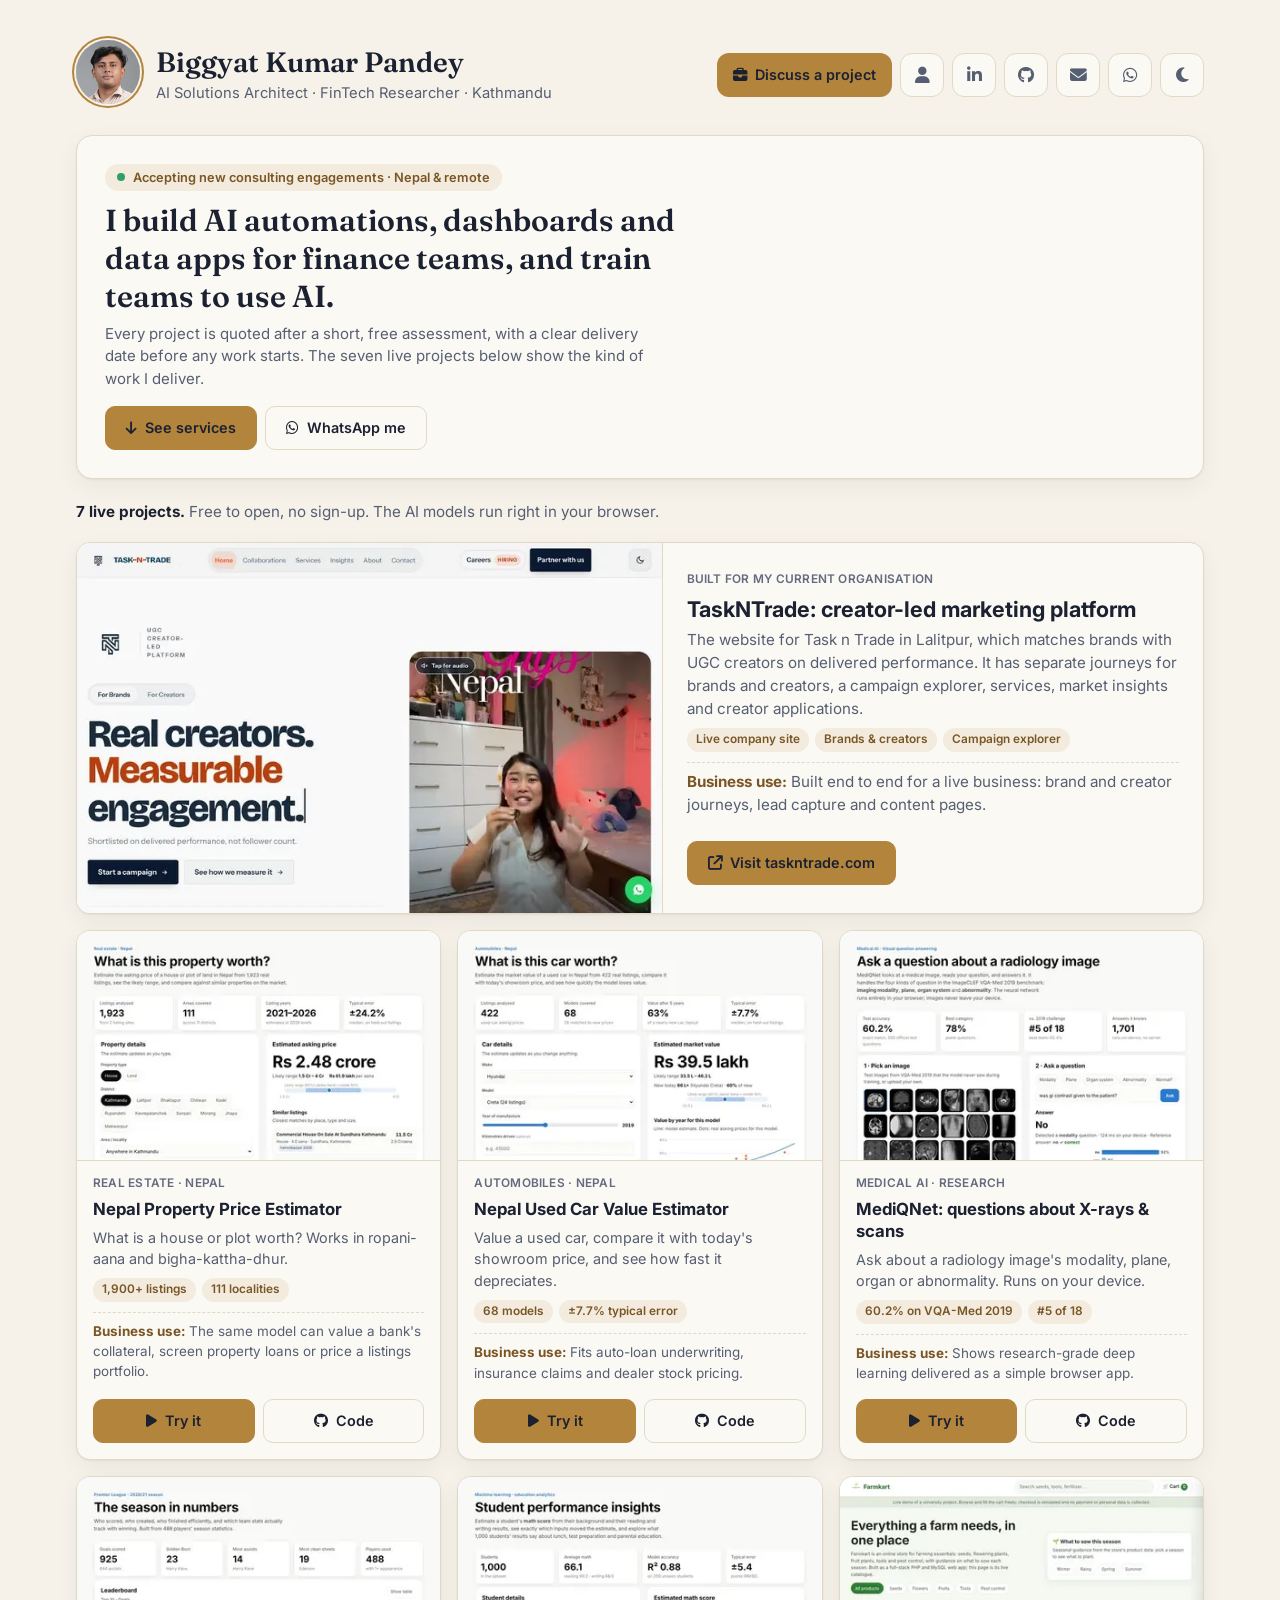
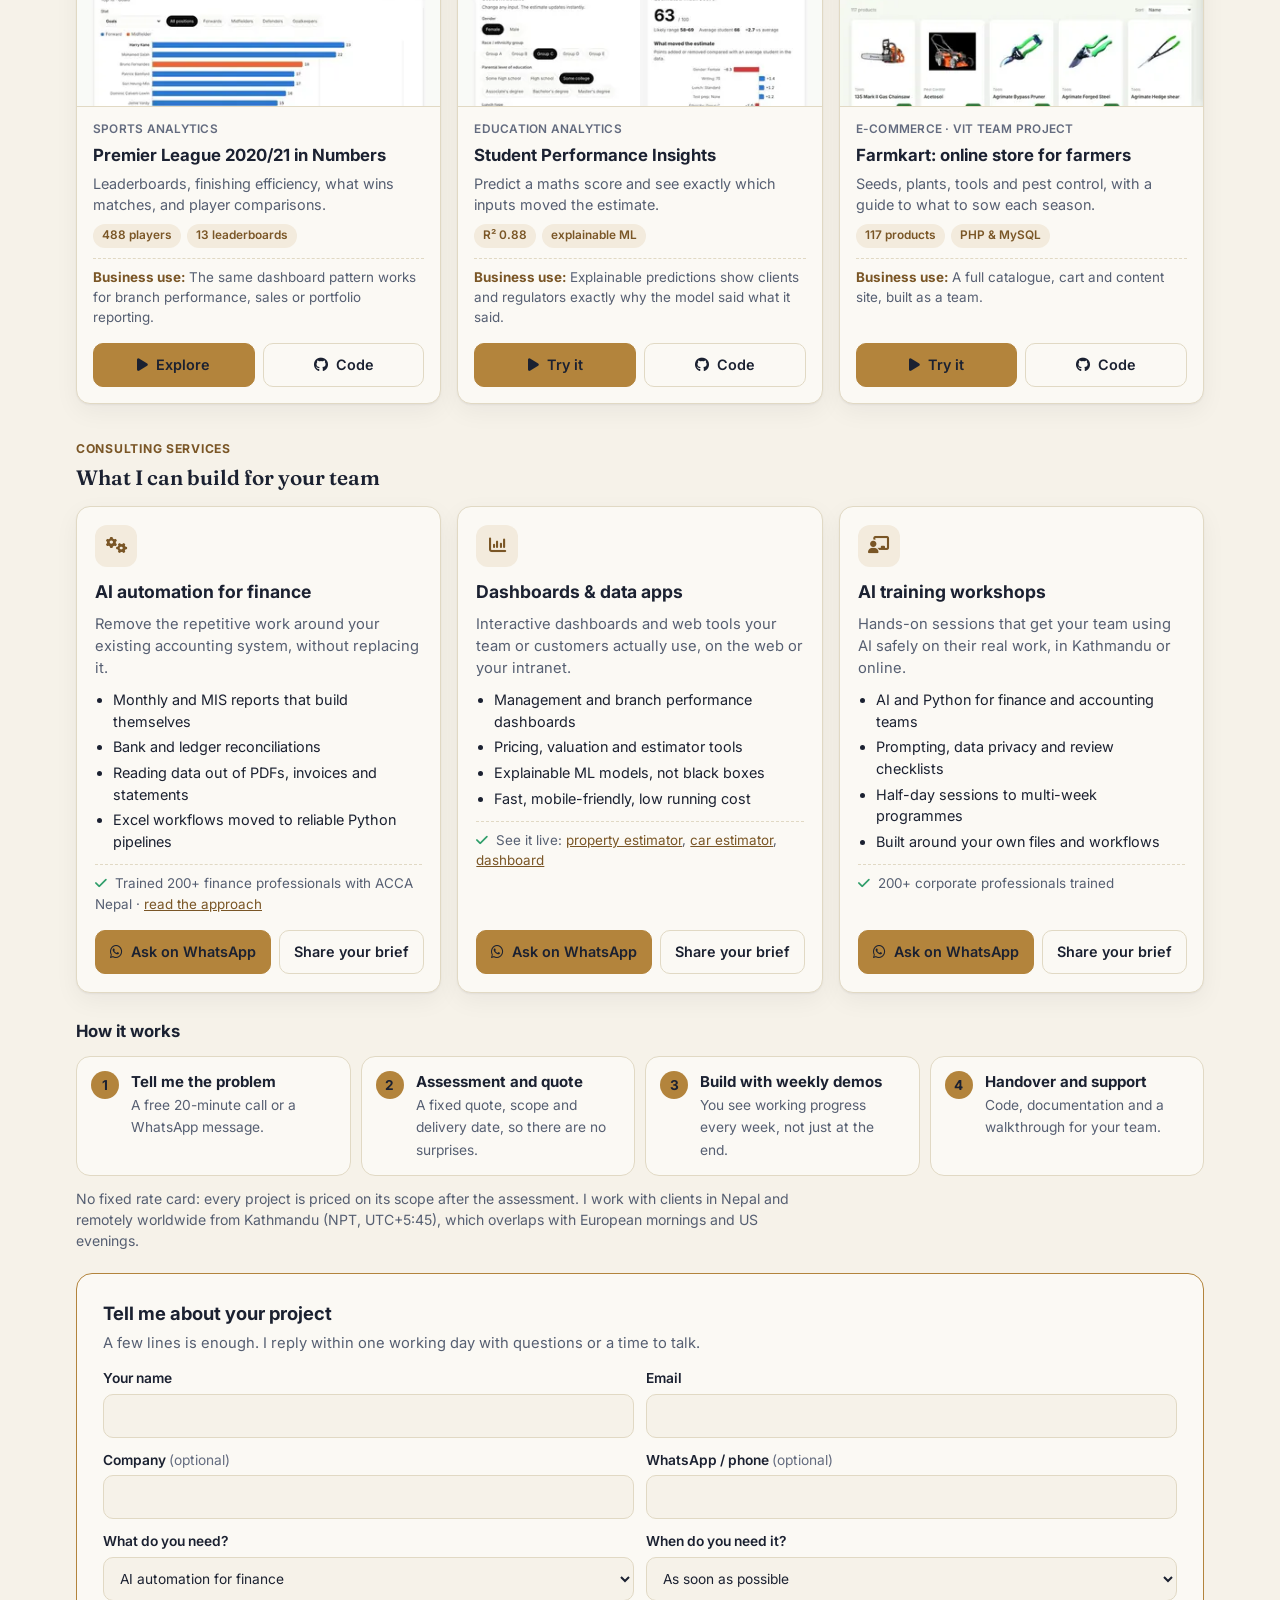
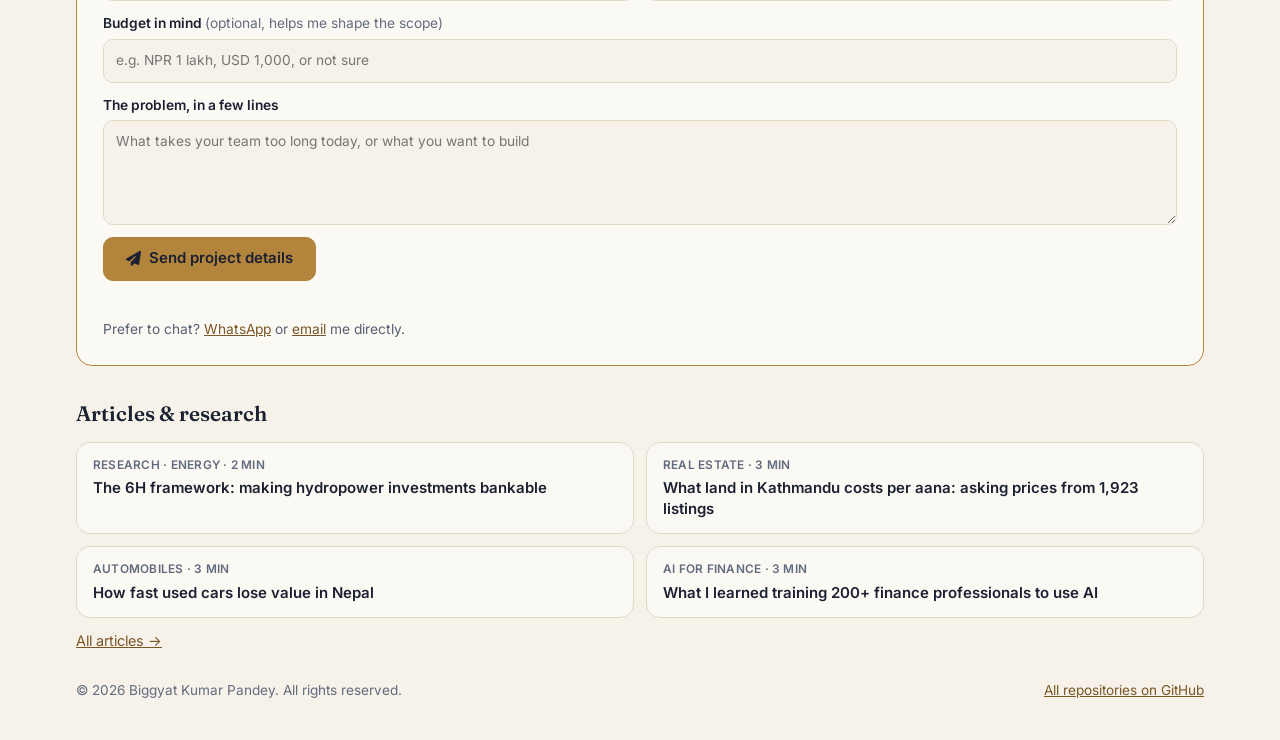
<file: index.html>
<!doctype html>
<html lang="en">
<head>
<meta charset="utf-8">
<meta name="viewport" content="width=device-width, initial-scale=1">
<title>AI Automation, Dashboards &amp; AI Training for Finance Teams | Biggyat Kumar Pandey, Nepal &amp; Remote</title>
<meta name="description" content="Consulting on AI automation, dashboards and data apps for finance teams, plus hands-on AI training, by Biggyat Kumar Pandey in Kathmandu. Nepal and remote. See 7 live projects, then get a free assessment and quote.">
<link rel="canonical" href="https://blog.biggyatkumarpandey.com.np/">
<meta name="author" content="Biggyat Kumar Pandey">
<meta name="theme-color" content="#0F1626">
<link rel="icon" href="/favicon.ico" sizes="48x48">
<link rel="icon" href="/favicon.svg" type="image/svg+xml">
<link rel="apple-touch-icon" href="/apple-touch-icon.png">
<meta property="og:type" content="website">
<meta property="og:site_name" content="Biggyat Kumar Pandey">
<meta property="og:title" content="Live AI projects by Biggyat Kumar Pandey">
<meta property="og:description" content="Nepal property and used-car price estimators, medical image Q&amp;A, data dashboards and more. Free, no sign-up, runs in your browser.">
<meta property="og:url" content="https://blog.biggyatkumarpandey.com.np/">
<meta property="og:image" content="https://blog.biggyatkumarpandey.com.np/img/og-image.jpg">
<meta property="og:image:width" content="1200">
<meta property="og:image:height" content="630">
<meta property="og:image:alt" content="Live AI projects by Biggyat Kumar Pandey">
<meta name="twitter:card" content="summary_large_image">
<meta name="twitter:title" content="Live AI projects by Biggyat Kumar Pandey">
<meta name="twitter:description" content="Nepal price estimators, medical image Q&amp;A and data dashboards. Free, no sign-up.">
<meta name="twitter:image" content="https://blog.biggyatkumarpandey.com.np/img/og-image.jpg">
<script type="application/ld+json">
{
  "@context": "https://schema.org",
  "@type": "ProfessionalService",
  "@id": "https://blog.biggyatkumarpandey.com.np/#services",
  "name": "Biggyat Kumar Pandey: AI automation, dashboards and AI training",
  "url": "https://blog.biggyatkumarpandey.com.np/#consulting",
  "image": "https://blog.biggyatkumarpandey.com.np/img/og-image.jpg",
  "email": "hello@biggyatkumarpandey.com.np",
  "telephone": "+977-9818074225",
  "address": { "@type": "PostalAddress", "addressLocality": "Kathmandu", "addressCountry": "NP" },
  "areaServed": [ { "@type": "Country", "name": "Nepal" }, { "@type": "Place", "name": "Worldwide (remote)" } ],
  "founder": { "@id": "https://biggyatkumarpandey.com.np/#person" },
  "hasOfferCatalog": {
    "@type": "OfferCatalog",
    "name": "Services",
    "itemListElement": [
      { "@type": "Offer", "itemOffered": { "@type": "Service", "name": "AI automation for finance teams", "description": "Automated reports, reconciliations, document and invoice data extraction, and Excel-to-Python pipelines around existing accounting systems." } },
      { "@type": "Offer", "itemOffered": { "@type": "Service", "name": "Dashboards and data apps", "description": "Interactive dashboards, pricing and valuation tools, and explainable machine-learning models." } },
      { "@type": "Offer", "itemOffered": { "@type": "Service", "name": "AI training workshops", "description": "Hands-on AI and Python training for finance and accounting teams, in Kathmandu or online." } }
    ]
  }
}
</script>
<script type="application/ld+json">
{
  "@context": "https://schema.org",
  "@type": "CollectionPage",
  "@id": "https://blog.biggyatkumarpandey.com.np/#page",
  "url": "https://blog.biggyatkumarpandey.com.np/",
  "name": "Live AI projects by Biggyat Kumar Pandey",
  "inLanguage": "en",
  "author": { "@type": "Person", "@id": "https://biggyatkumarpandey.com.np/#person", "name": "Biggyat Kumar Pandey", "url": "https://biggyatkumarpandey.com.np/" },
  "mainEntity": {
    "@type": "ItemList",
    "itemListElement": [
      { "@type": "ListItem", "position": 1, "item": { "@type": "WebSite", "name": "TaskNTrade", "url": "https://taskntrade.com/", "description": "Creator-led UGC marketing platform website, built for TaskNTrade." } },
      { "@type": "ListItem", "position": 2, "item": { "@type": "WebApplication", "name": "Nepal Property Price Estimator", "url": "https://blog.biggyatkumarpandey.com.np/nepal-property-price-estimator/", "applicationCategory": "FinanceApplication", "operatingSystem": "Web", "offers": { "@type": "Offer", "price": "0" }, "description": "Estimates the asking price of a house or land in Nepal from 1,900+ real listings across 111 localities." } },
      { "@type": "ListItem", "position": 3, "item": { "@type": "WebApplication", "name": "Nepal Used Car Value Estimator", "url": "https://blog.biggyatkumarpandey.com.np/nepal-used-car-value-estimator/web/", "applicationCategory": "FinanceApplication", "operatingSystem": "Web", "offers": { "@type": "Offer", "price": "0" }, "description": "Values a used car in Nepal from real listings across 68 models, with depreciation and showroom prices." } },
      { "@type": "ListItem", "position": 4, "item": { "@type": "WebApplication", "name": "MediQNet: medical visual question answering", "url": "https://blog.biggyatkumarpandey.com.np/MediQNet-VQA-system/", "applicationCategory": "HealthApplication", "operatingSystem": "Web", "offers": { "@type": "Offer", "price": "0" }, "description": "Answers questions about radiology images; 60.2% on the VQA-Med 2019 test set." } },
      { "@type": "ListItem", "position": 5, "item": { "@type": "WebApplication", "name": "Premier League 2020/21 in Numbers", "url": "https://blog.biggyatkumarpandey.com.np/EPL-2020-2021-analysis/", "applicationCategory": "SportsApplication", "operatingSystem": "Web", "offers": { "@type": "Offer", "price": "0" } } },
      { "@type": "ListItem", "position": 6, "item": { "@type": "WebApplication", "name": "Student Performance Insights", "url": "https://blog.biggyatkumarpandey.com.np/student-performance-insights/", "applicationCategory": "EducationalApplication", "operatingSystem": "Web", "offers": { "@type": "Offer", "price": "0" } } },
      { "@type": "ListItem", "position": 7, "item": { "@type": "WebApplication", "name": "Farmkart", "url": "https://blog.biggyatkumarpandey.com.np/farmkart/", "applicationCategory": "ShoppingApplication", "operatingSystem": "Web", "offers": { "@type": "Offer", "price": "0" } } }
    ]
  }
}
</script>
<link rel="preconnect" href="https://fonts.googleapis.com">
<link rel="preconnect" href="https://fonts.gstatic.com" crossorigin>
<link rel="preconnect" href="https://cdnjs.cloudflare.com" crossorigin>
<link rel="stylesheet" href="https://fonts.googleapis.com/css2?family=Inter:wght@400;500;600;700&family=Fraunces:opsz,wght@9..144,600&display=swap" media="print" onload="this.media='all'">
<link rel="stylesheet" href="https://cdnjs.cloudflare.com/ajax/libs/font-awesome/6.5.0/css/all.min.css" media="print" onload="this.media='all'">
<noscript>
<link rel="stylesheet" href="https://fonts.googleapis.com/css2?family=Inter:wght@400;500;600;700&family=Fraunces:opsz,wght@9..144,600&display=swap">
<link rel="stylesheet" href="https://cdnjs.cloudflare.com/ajax/libs/font-awesome/6.5.0/css/all.min.css">
</noscript>
<link rel="preload" as="image" href="img/taskntrade-720.webp" imagesrcset="img/taskntrade-400.webp 400w, img/taskntrade-720.webp 720w" imagesizes="(min-width: 760px) 600px, 100vw" type="image/webp">
<style>
  :root {
    color-scheme: light;
    --page: #F6F2E9; --card: #FBF9F4; --text: #1B2131; --text-2: #565F72; --muted: #636B7F;
    --accent: #B3843C; --accent-text: #7A5626; --accent-wash: rgba(179, 132, 60, 0.12);
    --border: #E1D9C4; --shadow: 0 1px 2px rgba(15, 22, 38, .05), 0 8px 24px rgba(15, 22, 38, .05);
  }
  @media (prefers-color-scheme: dark) {
    :root:not([data-theme="light"]) {
      color-scheme: dark;
      --page: #10151F; --card: #161C29; --text: #ECE8DE; --text-2: #A9B0C0; --muted: #8890A2;
      --accent: #D3A45C; --accent-text: #D3A45C; --accent-wash: rgba(211, 164, 92, 0.14);
      --border: #262E3D; --shadow: none;
    }
  }
  :root[data-theme="dark"] {
    color-scheme: dark;
    --page: #10151F; --card: #161C29; --text: #ECE8DE; --text-2: #A9B0C0; --muted: #8890A2;
    --accent: #D3A45C; --accent-text: #D3A45C; --accent-wash: rgba(211, 164, 92, 0.14);
    --border: #262E3D; --shadow: none;
  }
  * { box-sizing: border-box; }
  html { -webkit-text-size-adjust: 100%; }
  body { margin: 0; background: var(--page); color: var(--text); font: 15px/1.5 Inter, system-ui, -apple-system, "Segoe UI", sans-serif; }
  a { color: inherit; }
  img { max-width: 100%; }
  .wrap { max-width: 1160px; margin: 0 auto; padding: clamp(20px, 4vw, 40px) 16px 40px; }

  /* Header: one compact row on wide screens, stacked on phones */
  header { display: flex; align-items: center; gap: 16px; flex-wrap: wrap; }
  .avatar { width: 64px; height: 64px; border-radius: 50%; object-fit: cover; flex: none; box-shadow: 0 0 0 2px var(--page), 0 0 0 4px var(--accent); }
  .who { flex: 1 1 260px; min-width: 0; }
  h1 { font-family: Fraunces, Georgia, serif; font-weight: 600; font-size: clamp(1.35rem, 1.1rem + 1vw, 1.75rem); line-height: 1.2; margin: 0; }
  .role { margin: 2px 0 0; color: var(--text-2); font-size: .92rem; }
  .links { display: flex; gap: 8px; flex-wrap: wrap; }
  .icon { width: 44px; height: 44px; border-radius: 12px; display: grid; place-items: center; background: var(--card); border: 1px solid var(--border); color: var(--text-2); text-decoration: none; font-size: 1.05rem; cursor: pointer; font-family: inherit; transition: border-color .15s, color .15s; }
  .icon:hover, .icon:focus-visible { border-color: var(--accent); color: var(--accent-text); }
  .profile-btn { display: inline-flex; align-items: center; justify-content: center; gap: 8px; min-height: 44px; padding: 0 16px; border-radius: 12px; background: var(--accent); color: #1B2131; font-weight: 600; font-size: .9rem; text-decoration: none; white-space: nowrap; }
  .profile-btn:hover, .profile-btn:focus-visible { filter: brightness(1.06); }

  .intro { margin: 22px 0 18px; color: var(--text-2); font-size: .95rem; }
  .intro strong { color: var(--text); }

  /* Project grid */
  .grid { display: grid; gap: 16px; grid-template-columns: repeat(auto-fill, minmax(min(100%, 300px), 1fr)); }
  .card { display: flex; flex-direction: column; background: var(--card); border: 1px solid var(--border); border-radius: 14px; overflow: hidden; box-shadow: var(--shadow); transition: border-color .15s, transform .15s; }
  .card:hover { border-color: var(--accent); transform: translateY(-2px); }
  .shot { display: block; aspect-ratio: 720 / 456; overflow: hidden; border-bottom: 1px solid var(--border); background: var(--page); }
  .shot picture { display: contents; }
  .shot img { display: block; width: 100%; height: 100%; object-fit: cover; object-position: top; }
  .body { display: flex; flex-direction: column; gap: 6px; padding: 14px 16px 16px; flex: 1; }
  .tag { font-size: .74rem; font-weight: 600; letter-spacing: .02em; text-transform: uppercase; color: var(--muted); }
  .card h2 { font-size: 1.05rem; line-height: 1.3; margin: 0; }
  .card p { margin: 0; color: var(--text-2); font-size: .9rem; }
  .facts { display: flex; flex-wrap: wrap; gap: 6px; margin-top: 2px; }
  .fact { font-size: .74rem; padding: 3px 9px; border-radius: 999px; background: var(--accent-wash); color: var(--accent-text); font-weight: 600; white-space: nowrap; }
  .actions { display: flex; gap: 8px; margin-top: auto; padding-top: 10px; }
  .btn { flex: 1; display: inline-flex; align-items: center; justify-content: center; gap: 8px; min-height: 44px; padding: 0 14px; border-radius: 10px; font-weight: 600; font-size: .9rem; text-decoration: none; border: 1px solid var(--border); white-space: nowrap; }
  .btn.solid { background: var(--accent); border-color: var(--accent); color: #1B2131; }
  .btn:hover, .btn:focus-visible { border-color: var(--accent); }
  .btn.solid:hover { filter: brightness(1.05); }

  /* Featured card: side by side when there is room */
  .card.featured { grid-column: 1 / -1; }
  @media (min-width: 760px) {
    .card.featured { flex-direction: row; }
    .card.featured .shot { flex: 0 0 52%; aspect-ratio: auto; min-height: 280px; border-bottom: 0; border-right: 1px solid var(--border); }
    .card.featured .body { padding: 22px 24px; justify-content: center; }
    .card.featured h2 { font-size: 1.35rem; }
    .card.featured p { font-size: .95rem; }
    .card.featured .actions { margin-top: 8px; flex: 0; }
    .card.featured .btn { flex: 0 1 auto; padding: 0 20px; }
  }

  .articles { margin-top: 32px; }
  .sec-title { font-family: Fraunces, Georgia, serif; font-weight: 600; font-size: 1.3rem; margin: 0 0 12px; }
  .art-list { display: grid; gap: 12px; grid-template-columns: repeat(auto-fill, minmax(min(100%, 420px), 1fr)); }
  .art { display: flex; flex-direction: column; gap: 4px; padding: 14px 16px; background: var(--card); border: 1px solid var(--border); border-radius: 14px; text-decoration: none; transition: border-color .15s; }
  .art:hover, .art:focus-visible { border-color: var(--accent); }
  .art-k { font-size: .74rem; font-weight: 600; letter-spacing: .02em; text-transform: uppercase; color: var(--muted); }
  .art-t { font-weight: 600; line-height: 1.35; }
  .art-all { margin: 12px 0 0; font-size: .9rem; }
  .art-all a { color: var(--accent-text); }
  /* Hero: the offer */
  .hero { margin: 24px 0 6px; padding: clamp(18px, 3vw, 28px); background: var(--card); border: 1px solid var(--border); border-radius: 16px; box-shadow: var(--shadow); }
  .avail { display: inline-flex; align-items: center; gap: 8px; margin: 0 0 10px; padding: 4px 12px; border-radius: 999px; background: var(--accent-wash); color: var(--accent-text); font-size: .8rem; font-weight: 600; }
  .dot { width: 8px; height: 8px; border-radius: 50%; background: #2f9e6a; box-shadow: 0 0 0 0 rgba(47, 158, 106, .5); animation: pulse 2s infinite; }
  @keyframes pulse { 70% { box-shadow: 0 0 0 7px rgba(47, 158, 106, 0); } 100% { box-shadow: 0 0 0 0 rgba(47, 158, 106, 0); } }
  .hero h2 { font-family: Fraunces, Georgia, serif; font-weight: 600; font-size: clamp(1.25rem, 1rem + 1.3vw, 1.9rem); line-height: 1.25; margin: 0 0 8px; max-width: 30ch; }
  .hero-sub { margin: 0 0 16px; color: var(--text-2); max-width: 62ch; }
  .hero-cta { display: flex; flex-wrap: wrap; gap: 8px; }
  .hero-cta .btn { flex: 0 1 auto; padding: 0 20px; }
  .card .use { font-size: .84rem; color: var(--text-2); border-top: 1px dashed var(--border); padding-top: 8px; margin-top: 4px; }
  .card .use strong { color: var(--accent-text); }

  /* Consulting services */
  .work { margin-top: 36px; scroll-margin-top: 16px; }
  .kicker { margin: 0 0 4px; font-size: .76rem; font-weight: 700; letter-spacing: .06em; text-transform: uppercase; color: var(--accent-text); }
  .svc-list { display: grid; gap: 16px; grid-template-columns: repeat(auto-fill, minmax(min(100%, 300px), 1fr)); }
  .svc { display: flex; flex-direction: column; gap: 8px; padding: 18px; background: var(--card); border: 1px solid var(--border); border-radius: 14px; box-shadow: var(--shadow); }
  .svc-ic { width: 42px; height: 42px; border-radius: 12px; display: grid; place-items: center; background: var(--accent-wash); color: var(--accent-text); font-size: 1.05rem; }
  .svc h3 { margin: 4px 0 0; font-size: 1.1rem; }
  .svc p { margin: 0; color: var(--text-2); font-size: .92rem; }
  .svc ul { margin: 2px 0 0; padding-left: 18px; font-size: .9rem; display: grid; gap: 4px; }
  .svc .proof { font-size: .84rem; padding-top: 8px; border-top: 1px dashed var(--border); margin-top: 4px; }
  .svc .proof i { color: #2f9e6a; margin-right: 4px; }
  .svc .proof a { color: var(--accent-text); }
  .svc-cta { display: flex; gap: 8px; margin-top: auto; padding-top: 8px; }
  .sub-title { font-size: 1.05rem; margin: 26px 0 12px; }
  .steps { list-style: none; margin: 0; padding: 0; display: grid; gap: 10px; grid-template-columns: repeat(auto-fill, minmax(min(100%, 240px), 1fr)); }
  .steps li { display: flex; gap: 12px; align-items: flex-start; padding: 14px; background: var(--card); border: 1px solid var(--border); border-radius: 14px; }
  .steps .n { flex: none; width: 28px; height: 28px; border-radius: 50%; display: grid; place-items: center; background: var(--accent); color: #1B2131; font-weight: 700; font-size: .85rem; }
  .steps strong { display: block; font-size: .94rem; }
  .steps div span { color: var(--text-2); font-size: .86rem; }
  .terms { margin: 12px 0 0; color: var(--text-2); font-size: .88rem; max-width: 80ch; }

  /* Enquiry form */
  .enq { margin-top: 22px; padding: clamp(18px, 3vw, 26px); background: var(--card); border: 1px solid var(--accent); border-radius: 16px; scroll-margin-top: 16px; }
  .enq h3 { margin: 0 0 4px; font-size: 1.15rem; }
  .enq-sub { margin: 0 0 14px; color: var(--text-2); font-size: .92rem; }
  .enq-form { display: grid; gap: 12px; }
  .enq-row { display: grid; gap: 12px; grid-template-columns: repeat(auto-fit, minmax(min(100%, 220px), 1fr)); }
  .enq label { display: grid; gap: 5px; font-size: .86rem; font-weight: 600; }
  .enq .opt { font-weight: 400; color: var(--muted); }
  .enq input, .enq select, .enq textarea { width: 100%; min-height: 44px; padding: 10px 12px; border-radius: 10px; border: 1px solid var(--border); background: var(--page); color: var(--text); font: inherit; font-weight: 400; }
  .enq textarea { resize: vertical; }
  .enq input:focus, .enq select:focus, .enq textarea:focus { outline: 2px solid var(--accent); outline-offset: 0; border-color: var(--accent); }
  .req-hp { position: absolute; left: -9999px; width: 1px; height: 1px; opacity: 0; }
  .enq-btn { justify-self: start; padding: 0 22px; cursor: pointer; font: inherit; font-weight: 600; }
  .enq-btn:disabled { opacity: .7; cursor: wait; }
  .enq-status { margin: 0; font-size: .88rem; min-height: 1em; }
  .enq-status.err { color: #c2410c; }
  .enq-status a, .enq-alt a { color: var(--accent-text); }
  .enq-alt { margin: 0; font-size: .86rem; color: var(--text-2); }
  .enq-done { text-align: center; padding: 18px 0 6px; }
  .enq-check { width: 48px; height: 48px; margin: 0 auto 10px; border-radius: 50%; display: grid; place-items: center; background: #2f9e6a; color: #fff; font-size: 1.4rem; font-weight: 700; }
  .enq-done p { color: var(--text-2); margin: 4px 0 0; }
  @media (max-width: 480px) { .enq-btn { justify-self: stretch; } .hero-cta .btn { flex: 1 1 auto; } }
  @media (prefers-reduced-motion: reduce) { .dot { animation: none; } }

  footer { display: flex; flex-wrap: wrap; justify-content: space-between; gap: 8px 16px; margin-top: 28px; color: var(--muted); font-size: .85rem; }
  footer a { color: var(--accent-text); }
  :focus-visible { outline: 2px solid var(--accent); outline-offset: 2px; }
  @media (prefers-reduced-motion: reduce) { .card { transition: none; } .card:hover { transform: none; } }
  /* Phones: compact rows (small thumbnail beside the text) so the whole list scans quickly */
  @media (max-width: 560px) {
    .card:not(.featured) { display: grid; grid-template-columns: 96px 1fr; }
    .card:not(.featured) .shot { aspect-ratio: auto; height: 100%; border-bottom: 0; border-right: 1px solid var(--border); }
    .card:not(.featured) .shot img { object-position: left top; }
    .card:not(.featured) .body { padding: 12px 12px 12px 14px; gap: 4px; }
    .card:not(.featured) .tag { font-size: .68rem; }
    .card:not(.featured) h2 { font-size: .98rem; }
    .card:not(.featured) p { font-size: .85rem; }
    .card:not(.featured) .facts { display: none; }
    .card:not(.featured) .actions { padding-top: 8px; }
    .card:not(.featured) .btn { padding: 0 10px; font-size: .86rem; }
    .card.featured p { font-size: .88rem; }
    .grid { gap: 12px; }
  }
  @media (max-width: 480px) {
    header { gap: 12px; }
    .links { width: 100%; }
    .links .icon { flex: 1; }
    .profile-btn { flex: 1 1 100%; }
  }
</style>
</head>
<body>
<div class="wrap">
  <header>
    <picture><source type="image/webp" srcset="img/profile-128.webp"><img class="avatar" src="img/profile-128.jpg" width="64" height="64" alt="Biggyat Kumar Pandey"></picture>
    <div class="who">
      <h1>Biggyat Kumar Pandey</h1>
      <p class="role">AI Solutions Architect · FinTech Researcher · Kathmandu</p>
    </div>
    <nav class="links" aria-label="Contact">
      <a class="profile-btn" href="#consulting" data-cta="hero"><i class="fas fa-briefcase" aria-hidden="true"></i> Discuss a project</a>
      <a class="icon" href="https://biggyatkumarpandey.com.np/" target="_blank" rel="noopener noreferrer" aria-label="Profile and portfolio" title="Profile &amp; portfolio"><i class="fas fa-user" aria-hidden="true"></i></a>
      <a class="icon" href="https://www.linkedin.com/in/biggyat-kumar-pandey" target="_blank" rel="noopener noreferrer" aria-label="LinkedIn" title="LinkedIn"><i class="fab fa-linkedin-in" aria-hidden="true"></i></a>
      <a class="icon" href="https://github.com/biggyatz" target="_blank" rel="noopener noreferrer" aria-label="GitHub" title="GitHub"><i class="fab fa-github" aria-hidden="true"></i></a>
      <a class="icon" href="mailto:hello@biggyatkumarpandey.com.np" aria-label="Email" title="Email"><i class="fas fa-envelope" aria-hidden="true"></i></a>
      <a class="icon" href="https://wa.me/9779818074225?text=Hi%20Biggyat%2C%20I%20saw%20your%20projects%20and%20would%20like%20to%20connect." target="_blank" rel="noopener noreferrer" aria-label="WhatsApp" title="WhatsApp"><i class="fab fa-whatsapp" aria-hidden="true"></i></a>
      <button class="icon" id="theme" type="button" aria-label="Toggle dark mode" title="Light / dark"><i class="fas fa-moon" aria-hidden="true"></i></button>
    </nav>
  </header>

  <section class="hero" aria-labelledby="hero-title">
    <p class="avail"><span class="dot" aria-hidden="true"></span> Accepting new consulting engagements · Nepal &amp; remote</p>
    <h2 id="hero-title">I build AI automations, dashboards and data apps for finance teams, and train teams to use AI.</h2>
    <p class="hero-sub">Every project is quoted after a short, free assessment, with a clear delivery date before any work starts. The seven live projects below show the kind of work I deliver.</p>
    <div class="hero-cta">
      <a class="btn solid" href="#consulting" data-cta="hero-main"><i class="fas fa-arrow-down" aria-hidden="true"></i> See services</a>
      <a class="btn" href="/go/whatsapp/?s=general" data-cta="hero-wa"><i class="fab fa-whatsapp" aria-hidden="true"></i> WhatsApp me</a>
    </div>
  </section>

  <p class="intro"><strong>7 live projects.</strong> Free to open, no sign-up. The AI models run right in your browser.</p>

  <main class="grid">
    <article class="card featured">
      <a class="shot" href="https://taskntrade.com/" target="_blank" rel="noopener noreferrer" tabindex="-1" aria-hidden="true"><picture><source type="image/webp" srcset="img/taskntrade-400.webp 400w, img/taskntrade-720.webp 720w" sizes="(min-width: 760px) 600px, 100vw"><img src="img/taskntrade.jpg" alt="" width="720" height="456" fetchpriority="high"></picture></a>
      <div class="body">
        <span class="tag">Built for my current organisation</span>
        <h2>TaskNTrade: creator-led marketing platform</h2>
        <p>The website for Task n Trade in Lalitpur, which matches brands with UGC creators on delivered performance. It has separate journeys for brands and creators, a campaign explorer, services, market insights and creator applications.</p>
        <div class="facts"><span class="fact">Live company site</span><span class="fact">Brands &amp; creators</span><span class="fact">Campaign explorer</span></div>
        <p class="use"><strong>Business use:</strong> Built end to end for a live business: brand and creator journeys, lead capture and content pages.</p>
        <div class="actions"><a class="btn solid" href="https://taskntrade.com/" target="_blank" rel="noopener noreferrer"><i class="fas fa-arrow-up-right-from-square" aria-hidden="true"></i> Visit taskntrade.com</a></div>
      </div>
    </article>

    <article class="card">
      <a class="shot" href="https://blog.biggyatkumarpandey.com.np/nepal-property-price-estimator/" target="_blank" rel="noopener noreferrer" tabindex="-1" aria-hidden="true"><picture><source type="image/webp" srcset="img/property-400.webp 400w, img/property-720.webp 720w" sizes="(max-width: 560px) 96px, (max-width: 700px) 100vw, 380px"><img src="img/property.jpg" alt="" width="720" height="456" loading="lazy"></picture></a>
      <div class="body">
        <span class="tag">Real estate · Nepal</span>
        <h2>Nepal Property Price Estimator</h2>
        <p>What is a house or plot worth? Works in ropani-aana and bigha-kattha-dhur.</p>
        <div class="facts"><span class="fact">1,900+ listings</span><span class="fact">111 localities</span></div>
        <p class="use"><strong>Business use:</strong> The same model can value a bank's collateral, screen property loans or price a listings portfolio.</p>
        <div class="actions"><a class="btn solid" href="https://blog.biggyatkumarpandey.com.np/nepal-property-price-estimator/" target="_blank" rel="noopener noreferrer"><i class="fas fa-play" aria-hidden="true"></i> Try it</a><a class="btn" href="https://github.com/biggyatz/nepal-property-price-estimator" target="_blank" rel="noopener noreferrer"><i class="fab fa-github" aria-hidden="true"></i> Code</a></div>
      </div>
    </article>

    <article class="card">
      <a class="shot" href="https://blog.biggyatkumarpandey.com.np/nepal-used-car-value-estimator/web/" target="_blank" rel="noopener noreferrer" tabindex="-1" aria-hidden="true"><picture><source type="image/webp" srcset="img/car-400.webp 400w, img/car-720.webp 720w" sizes="(max-width: 560px) 96px, (max-width: 700px) 100vw, 380px"><img src="img/car.jpg" alt="" width="720" height="456" loading="lazy"></picture></a>
      <div class="body">
        <span class="tag">Automobiles · Nepal</span>
        <h2>Nepal Used Car Value Estimator</h2>
        <p>Value a used car, compare it with today's showroom price, and see how fast it depreciates.</p>
        <div class="facts"><span class="fact">68 models</span><span class="fact">±7.7% typical error</span></div>
        <p class="use"><strong>Business use:</strong> Fits auto-loan underwriting, insurance claims and dealer stock pricing.</p>
        <div class="actions"><a class="btn solid" href="https://blog.biggyatkumarpandey.com.np/nepal-used-car-value-estimator/web/" target="_blank" rel="noopener noreferrer"><i class="fas fa-play" aria-hidden="true"></i> Try it</a><a class="btn" href="https://github.com/biggyatz/nepal-used-car-value-estimator" target="_blank" rel="noopener noreferrer"><i class="fab fa-github" aria-hidden="true"></i> Code</a></div>
      </div>
    </article>

    <article class="card">
      <a class="shot" href="https://blog.biggyatkumarpandey.com.np/MediQNet-VQA-system/" target="_blank" rel="noopener noreferrer" tabindex="-1" aria-hidden="true"><picture><source type="image/webp" srcset="img/mediqnet-400.webp 400w, img/mediqnet-720.webp 720w" sizes="(max-width: 560px) 96px, (max-width: 700px) 100vw, 380px"><img src="img/mediqnet.jpg" alt="" width="720" height="456" loading="lazy"></picture></a>
      <div class="body">
        <span class="tag">Medical AI · Research</span>
        <h2>MediQNet: questions about X-rays &amp; scans</h2>
        <p>Ask about a radiology image's modality, plane, organ or abnormality. Runs on your device.</p>
        <div class="facts"><span class="fact">60.2% on VQA-Med 2019</span><span class="fact">#5 of 18</span></div>
        <p class="use"><strong>Business use:</strong> Shows research-grade deep learning delivered as a simple browser app.</p>
        <div class="actions"><a class="btn solid" href="https://blog.biggyatkumarpandey.com.np/MediQNet-VQA-system/" target="_blank" rel="noopener noreferrer"><i class="fas fa-play" aria-hidden="true"></i> Try it</a><a class="btn" href="https://github.com/biggyatz/MediQNet-VQA-system" target="_blank" rel="noopener noreferrer"><i class="fab fa-github" aria-hidden="true"></i> Code</a></div>
      </div>
    </article>

    <article class="card">
      <a class="shot" href="https://blog.biggyatkumarpandey.com.np/EPL-2020-2021-analysis/" target="_blank" rel="noopener noreferrer" tabindex="-1" aria-hidden="true"><picture><source type="image/webp" srcset="img/epl-400.webp 400w, img/epl-720.webp 720w" sizes="(max-width: 560px) 96px, (max-width: 700px) 100vw, 380px"><img src="img/epl.jpg" alt="" width="720" height="456" loading="lazy"></picture></a>
      <div class="body">
        <span class="tag">Sports analytics</span>
        <h2>Premier League 2020/21 in Numbers</h2>
        <p>Leaderboards, finishing efficiency, what wins matches, and player comparisons.</p>
        <div class="facts"><span class="fact">488 players</span><span class="fact">13 leaderboards</span></div>
        <p class="use"><strong>Business use:</strong> The same dashboard pattern works for branch performance, sales or portfolio reporting.</p>
        <div class="actions"><a class="btn solid" href="https://blog.biggyatkumarpandey.com.np/EPL-2020-2021-analysis/" target="_blank" rel="noopener noreferrer"><i class="fas fa-play" aria-hidden="true"></i> Explore</a><a class="btn" href="https://github.com/biggyatz/EPL-2020-2021-analysis" target="_blank" rel="noopener noreferrer"><i class="fab fa-github" aria-hidden="true"></i> Code</a></div>
      </div>
    </article>

    <article class="card">
      <a class="shot" href="https://blog.biggyatkumarpandey.com.np/student-performance-insights/" target="_blank" rel="noopener noreferrer" tabindex="-1" aria-hidden="true"><picture><source type="image/webp" srcset="img/student-400.webp 400w, img/student-720.webp 720w" sizes="(max-width: 560px) 96px, (max-width: 700px) 100vw, 380px"><img src="img/student.jpg" alt="" width="720" height="456" loading="lazy"></picture></a>
      <div class="body">
        <span class="tag">Education analytics</span>
        <h2>Student Performance Insights</h2>
        <p>Predict a maths score and see exactly which inputs moved the estimate.</p>
        <div class="facts"><span class="fact">R² 0.88</span><span class="fact">explainable ML</span></div>
        <p class="use"><strong>Business use:</strong> Explainable predictions show clients and regulators exactly why the model said what it said.</p>
        <div class="actions"><a class="btn solid" href="https://blog.biggyatkumarpandey.com.np/student-performance-insights/" target="_blank" rel="noopener noreferrer"><i class="fas fa-play" aria-hidden="true"></i> Try it</a><a class="btn" href="https://github.com/biggyatz/student-performance-insights" target="_blank" rel="noopener noreferrer"><i class="fab fa-github" aria-hidden="true"></i> Code</a></div>
      </div>
    </article>

    <article class="card">
      <a class="shot" href="farmkart/" tabindex="-1" aria-hidden="true"><picture><source type="image/webp" srcset="img/farmkart-400.webp 400w, img/farmkart-720.webp 720w" sizes="(max-width: 560px) 96px, (max-width: 700px) 100vw, 380px"><img src="img/farmkart.jpg" alt="" width="720" height="456" loading="lazy"></picture></a>
      <div class="body">
        <span class="tag">E-commerce · VIT team project</span>
        <h2>Farmkart: online store for farmers</h2>
        <p>Seeds, plants, tools and pest control, with a guide to what to sow each season.</p>
        <div class="facts"><span class="fact">117 products</span><span class="fact">PHP &amp; MySQL</span></div>
        <p class="use"><strong>Business use:</strong> A full catalogue, cart and content site, built as a team.</p>
        <div class="actions"><a class="btn solid" href="farmkart/"><i class="fas fa-play" aria-hidden="true"></i> Try it</a><a class="btn" href="https://github.com/adwyaitpawar/Farmkart" target="_blank" rel="noopener noreferrer"><i class="fab fa-github" aria-hidden="true"></i> Code</a></div>
      </div>
    </article>
  </main>

  <section class="work" id="consulting" aria-labelledby="work-title">
    <p class="kicker">Consulting services</p>
    <h2 id="work-title" class="sec-title">What I can build for your team</h2>
    <div class="svc-list">
      <article class="svc">
        <div class="svc-ic" aria-hidden="true"><i class="fas fa-gears"></i></div>
        <h3>AI automation for finance</h3>
        <p>Remove the repetitive work around your existing accounting system, without replacing it.</p>
        <ul>
          <li>Monthly and MIS reports that build themselves</li>
          <li>Bank and ledger reconciliations</li>
          <li>Reading data out of PDFs, invoices and statements</li>
          <li>Excel workflows moved to reliable Python pipelines</li>
        </ul>
        <p class="proof"><i class="fas fa-check" aria-hidden="true"></i> Trained 200+ finance professionals with ACCA Nepal · <a href="articles/ai-for-finance-teams-nepal/">read the approach</a></p>
        <div class="svc-cta"><a class="btn solid" href="/go/whatsapp/?s=automation" data-cta="svc-automation"><i class="fab fa-whatsapp" aria-hidden="true"></i> Ask on WhatsApp</a><a class="btn" href="#enquiry" data-service="AI automation for finance">Share your brief</a></div>
      </article>
      <article class="svc">
        <div class="svc-ic" aria-hidden="true"><i class="fas fa-chart-column"></i></div>
        <h3>Dashboards &amp; data apps</h3>
        <p>Interactive dashboards and web tools your team or customers actually use, on the web or your intranet.</p>
        <ul>
          <li>Management and branch performance dashboards</li>
          <li>Pricing, valuation and estimator tools</li>
          <li>Explainable ML models, not black boxes</li>
          <li>Fast, mobile-friendly, low running cost</li>
        </ul>
        <p class="proof"><i class="fas fa-check" aria-hidden="true"></i> See it live: <a href="https://blog.biggyatkumarpandey.com.np/nepal-property-price-estimator/">property estimator</a>, <a href="https://blog.biggyatkumarpandey.com.np/nepal-used-car-value-estimator/web/">car estimator</a>, <a href="https://blog.biggyatkumarpandey.com.np/EPL-2020-2021-analysis/">dashboard</a></p>
        <div class="svc-cta"><a class="btn solid" href="/go/whatsapp/?s=dashboards" data-cta="svc-dashboards"><i class="fab fa-whatsapp" aria-hidden="true"></i> Ask on WhatsApp</a><a class="btn" href="#enquiry" data-service="Dashboards and data apps">Share your brief</a></div>
      </article>
      <article class="svc">
        <div class="svc-ic" aria-hidden="true"><i class="fas fa-chalkboard-user"></i></div>
        <h3>AI training workshops</h3>
        <p>Hands-on sessions that get your team using AI safely on their real work, in Kathmandu or online.</p>
        <ul>
          <li>AI and Python for finance and accounting teams</li>
          <li>Prompting, data privacy and review checklists</li>
          <li>Half-day sessions to multi-week programmes</li>
          <li>Built around your own files and workflows</li>
        </ul>
        <p class="proof"><i class="fas fa-check" aria-hidden="true"></i> 200+ corporate professionals trained</p>
        <div class="svc-cta"><a class="btn solid" href="/go/whatsapp/?s=training" data-cta="svc-training"><i class="fab fa-whatsapp" aria-hidden="true"></i> Ask on WhatsApp</a><a class="btn" href="#enquiry" data-service="AI training workshop">Share your brief</a></div>
      </article>
    </div>

    <h3 class="sub-title">How it works</h3>
    <ol class="steps">
      <li><span class="n">1</span><div><strong>Tell me the problem</strong><span>A free 20-minute call or a WhatsApp message.</span></div></li>
      <li><span class="n">2</span><div><strong>Assessment and quote</strong><span>A fixed quote, scope and delivery date, so there are no surprises.</span></div></li>
      <li><span class="n">3</span><div><strong>Build with weekly demos</strong><span>You see working progress every week, not just at the end.</span></div></li>
      <li><span class="n">4</span><div><strong>Handover and support</strong><span>Code, documentation and a walkthrough for your team.</span></div></li>
    </ol>
    <p class="terms">No fixed rate card: every project is priced on its scope after the assessment. I work with clients in Nepal and remotely worldwide from Kathmandu (NPT, UTC+5:45), which overlaps with European mornings and US evenings.</p>

    <div class="enq" id="enquiry">
      <h3>Tell me about your project</h3>
      <p class="enq-sub">A few lines is enough. I reply within one working day with questions or a time to talk.</p>
      <form class="enq-form" novalidate>
        <div class="enq-row">
          <label>Your name<input name="name" autocomplete="name" required></label>
          <label>Email<input name="email" type="email" autocomplete="email" required></label>
        </div>
        <div class="enq-row">
          <label><span>Company <span class="opt">(optional)</span></span><input name="org" autocomplete="organization"></label>
          <label><span>WhatsApp / phone <span class="opt">(optional)</span></span><input name="phone" type="tel" autocomplete="tel"></label>
        </div>
        <div class="enq-row">
          <label>What do you need?<select name="service">
            <option>AI automation for finance</option>
            <option>Dashboards and data apps</option>
            <option>AI training workshop</option>
            <option>Something else</option>
          </select></label>
          <label>When do you need it?<select name="timeline">
            <option>As soon as possible</option>
            <option>Within a month</option>
            <option>In 1–3 months</option>
            <option>Just exploring</option>
          </select></label>
        </div>
        <label><span>Budget in mind <span class="opt">(optional, helps me shape the scope)</span></span><input name="budget" placeholder="e.g. NPR 1 lakh, USD 1,000, or not sure"></label>
        <label>The problem, in a few lines<textarea name="message" rows="4" required placeholder="What takes your team too long today, or what you want to build"></textarea></label>
        <input class="req-hp" name="website" tabindex="-1" autocomplete="off" aria-hidden="true">
        <button class="btn solid enq-btn" type="submit"><i class="fas fa-paper-plane" aria-hidden="true"></i> Send project details</button>
        <p class="enq-status" role="status" aria-live="polite"></p>
        <p class="enq-alt">Prefer to chat? <a href="/go/whatsapp/?s=general" data-cta="form-wa">WhatsApp</a> or <a href="/go/email/?s=general" data-cta="form-email">email</a> me directly.</p>
      </form>
      <div class="enq-done" hidden tabindex="-1">
        <div class="enq-check" aria-hidden="true">✓</div>
        <h3>Thanks, <span class="enq-name"></span>. Details received.</h3>
        <p>I'll reply to <strong class="enq-mail"></strong> within one working day.</p>
      </div>
    </div>
  </section>

  <section class="articles" aria-labelledby="articles-title">
    <h2 id="articles-title" class="sec-title">Articles &amp; research</h2>
    <div class="art-list">
      <a class="art" href="articles/6h-hydropower-investment-framework/"><span class="art-k">Research · Energy · 2 min</span><span class="art-t">The 6H framework: making hydropower investments bankable</span></a>
      <a class="art" href="articles/kathmandu-land-price-per-aana/"><span class="art-k">Real estate · 3 min</span><span class="art-t">What land in Kathmandu costs per aana: asking prices from 1,923 listings</span></a>
      <a class="art" href="articles/used-car-depreciation-nepal/"><span class="art-k">Automobiles · 3 min</span><span class="art-t">How fast used cars lose value in Nepal</span></a>
      <a class="art" href="articles/ai-for-finance-teams-nepal/"><span class="art-k">AI for finance · 3 min</span><span class="art-t">What I learned training 200+ finance professionals to use AI</span></a>
    </div>
    <p class="art-all"><a href="articles/">All articles →</a></p>
  </section>

  <footer>
    <span>© 2026 Biggyat Kumar Pandey. All rights reserved.</span>
    <span><a href="https://github.com/biggyatz?tab=repositories" target="_blank" rel="noopener noreferrer">All repositories on GitHub</a></span>
  </footer>
</div>
<script>
  // Project enquiry form: posts to the same endpoint as the article report requests.
  (function () {
    const f = document.querySelector(".enq-form"); if (!f) return;
    const shown = Date.now(), status = f.querySelector(".enq-status"), btn = f.querySelector(".enq-btn");
    const label = btn.innerHTML;
    // "Share your brief" buttons pre-select the matching service.
    document.querySelectorAll("a[data-service]").forEach((a) => a.addEventListener("click", () => {
      f.elements.service.value = a.dataset.service;
      setTimeout(() => f.elements.name.focus({ preventScroll: true }), 400);
    }));
    const summary = (d) => "Service: " + d.service + "\nTimeline: " + d.timeline + "\nBudget: " + (d.budget || "not given") +
      "\nCompany: " + (d.org || "-") + "\nWhatsApp/phone: " + (d.phone || "-") + "\n\n" + d.message;
    const fallback = (d) => "mailto:hello@biggyatkumarpandey.com.np?subject=" + encodeURIComponent("Project enquiry: " + d.service) +
      "&body=" + encodeURIComponent("Name: " + d.name + "\nEmail: " + d.email + "\n" + summary(d));
    f.addEventListener("submit", async (e) => {
      e.preventDefault();
      const d = Object.fromEntries(new FormData(f));
      for (const k in d) d[k] = String(d[k]).trim();
      if (!d.name || !/^[^@\s]+@[^@\s]+\.[^@\s]{2,}$/.test(d.email) || !d.message) {
        status.textContent = "Please add your name, a valid email and a line about the project."; status.className = "enq-status err"; return;
      }
      btn.disabled = true; btn.textContent = "Sending…"; status.textContent = ""; status.className = "enq-status";
      try {
        const r = await fetch("https://biggyatkumarpandey.com.np/api/request", { method: "POST", headers: { "Content-Type": "application/json" },
          body: JSON.stringify({ name: d.name, email: d.email, org: d.org, purpose: "Project", message: summary(d), website: d.website,
            report: "Project enquiry: " + d.service, page: location.href, elapsed: Date.now() - shown }) });
        const out = await r.json().catch(() => ({}));
        if (!r.ok || !out.ok) throw new Error(out.error || "failed");
        const done = f.parentElement.querySelector(".enq-done");
        done.querySelector(".enq-name").textContent = d.name.split(" ")[0];
        done.querySelector(".enq-mail").textContent = d.email;
        f.hidden = true; done.hidden = false; done.focus();
      } catch (err) {
        btn.disabled = false; btn.innerHTML = label;
        status.className = "enq-status err";
        status.innerHTML = "Couldn't send right now. <a href=\"" + fallback(d) + "\">Email the details instead</a>.";
      }
    });
  })();
</script>
<script>
  // Theme toggle: remembers the choice when storage is available.
  (function () {
    const root = document.documentElement, btn = document.getElementById("theme");
    let saved = null;
    try { saved = localStorage.getItem("theme"); } catch (e) {}
    if (saved) root.dataset.theme = saved;
    const isDark = () => root.dataset.theme ? root.dataset.theme === "dark" : matchMedia("(prefers-color-scheme: dark)").matches;
    const icon = () => { btn.innerHTML = `<i class="fas fa-${isDark() ? "sun" : "moon"}" aria-hidden="true"></i>`; };
    icon();
    btn.addEventListener("click", () => {
      root.dataset.theme = isDark() ? "light" : "dark";
      try { localStorage.setItem("theme", root.dataset.theme); } catch (e) {}
      icon();
    });
  })();
</script>
<script>
  // Analytics and conversion tracking (Google Analytics 4). Paste the
  // measurement ID (G-XXXXXXXXXX) to switch it on; empty means nothing loads.
  (function () {
    const GA_ID = "";
    if (!GA_ID) return;
    const tag = document.createElement("script");
    tag.async = true; tag.src = "https://www.googletagmanager.com/gtag/js?id=" + GA_ID;
    document.head.appendChild(tag);
    window.dataLayer = window.dataLayer || [];
    window.gtag = function () { window.dataLayer.push(arguments); };
    window.gtag("js", new Date()); window.gtag("config", GA_ID);
    document.addEventListener("click", (e) => {
      const link = e.target.closest("a[href]");
      if (!link) return;
      const href = link.href;
      if (href.startsWith("https://wa.me/")) window.gtag("event", "generate_lead", { method: "whatsapp" });
      else if (href.startsWith("mailto:")) window.gtag("event", "generate_lead", { method: "email" });
      else if (href.includes("linkedin.com/in/")) window.gtag("event", "contact_click", { method: "linkedin" });
      else if (link.classList.contains("btn") || link.classList.contains("profile-btn")) window.gtag("event", "select_content", { content_type: "project", item_id: href });
    });
  })();
</script>
<!-- Cloudflare Web Analytics --><script type='module' src='https://static.cloudflareinsights.com/beacon.min.js' data-cf-beacon='{"token": "fd97ec722df2403296b1214b6654de0b"}'></script><!-- End Cloudflare Web Analytics -->
</body>
</html>
</file>
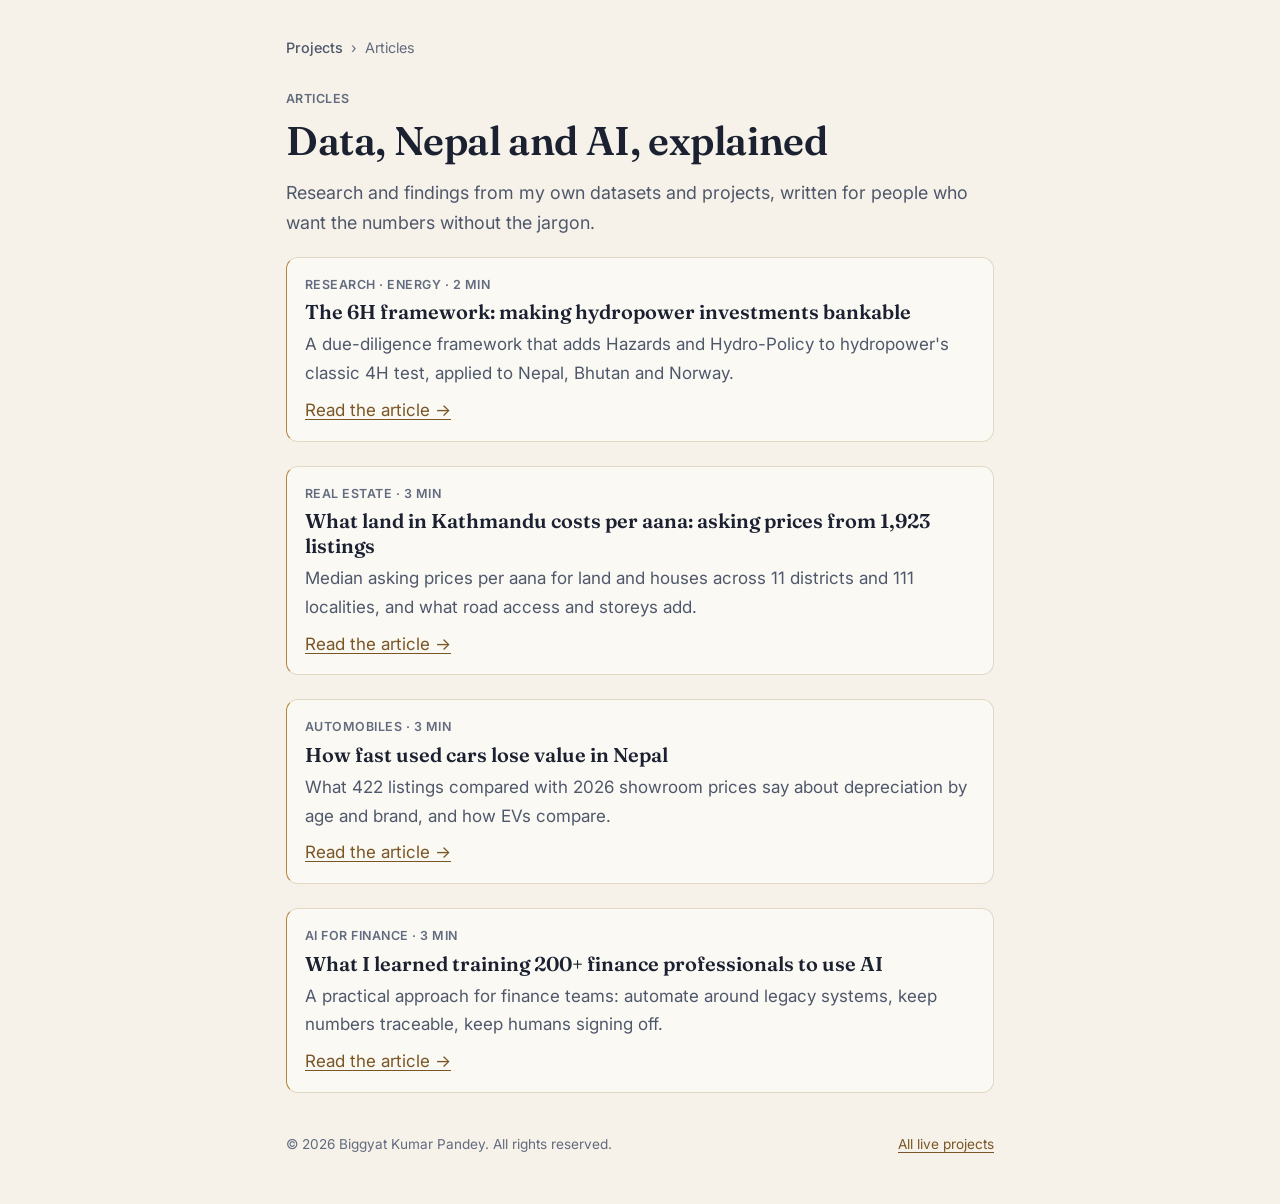
<file: articles/index.html>
<!doctype html>
<html lang="en">
<head>
<meta charset="utf-8">
<meta name="viewport" content="width=device-width, initial-scale=1">
<title>Articles: Nepal property and car prices, AI for finance | Biggyat Kumar Pandey</title>
<meta name="description" content="Data-driven articles by Biggyat Kumar Pandey: land prices per aana in Kathmandu, used car depreciation in Nepal, and how finance teams can use AI.">
<link rel="canonical" href="https://blog.biggyatkumarpandey.com.np/articles/">
<meta name="theme-color" content="#0F1626">
<link rel="icon" href="/favicon.ico" sizes="48x48">
<link rel="icon" href="/favicon.svg" type="image/svg+xml">
<meta property="og:type" content="website">
<meta property="og:title" content="Articles by Biggyat Kumar Pandey">
<meta property="og:description" content="Land prices per aana, used car depreciation in Nepal, and AI for finance teams.">
<meta property="og:url" content="https://blog.biggyatkumarpandey.com.np/articles/">
<meta property="og:image" content="https://blog.biggyatkumarpandey.com.np/img/og-image.jpg">
<meta name="twitter:card" content="summary_large_image">
<script type="application/ld+json">
{
 "@context": "https://schema.org",
 "@type": "Blog",
 "@id": "https://blog.biggyatkumarpandey.com.np/articles/#blog",
 "url": "https://blog.biggyatkumarpandey.com.np/articles/",
 "name": "Articles by Biggyat Kumar Pandey",
 "inLanguage": "en",
 "author": {
  "@type": "Person",
  "@id": "https://biggyatkumarpandey.com.np/#person",
  "name": "Biggyat Kumar Pandey",
  "url": "https://biggyatkumarpandey.com.np/"
 },
 "blogPost": [
  {"@type": "BlogPosting", "headline": "The 6H framework: making hydropower investments bankable", "url": "https://blog.biggyatkumarpandey.com.np/articles/6h-hydropower-investment-framework/", "datePublished": "2026-09-07"},
  {
   "@type": "BlogPosting",
   "headline": "What land in Kathmandu costs per aana: asking prices from 1,923 listings",
   "url": "https://blog.biggyatkumarpandey.com.np/articles/kathmandu-land-price-per-aana/",
   "datePublished": "2026-11-03"
  },
  {
   "@type": "BlogPosting",
   "headline": "How fast used cars lose value in Nepal",
   "url": "https://blog.biggyatkumarpandey.com.np/articles/used-car-depreciation-nepal/",
   "datePublished": "2026-11-03"
  },
  {
   "@type": "BlogPosting",
   "headline": "What I learned training 200+ finance professionals to use AI",
   "url": "https://blog.biggyatkumarpandey.com.np/articles/ai-for-finance-teams-nepal/",
   "datePublished": "2026-11-03"
  }
 ]
}
</script>
<link rel="preconnect" href="https://fonts.googleapis.com">
<link rel="preconnect" href="https://fonts.gstatic.com" crossorigin>
<link rel="stylesheet" href="https://fonts.googleapis.com/css2?family=Inter:wght@400;500;600;700&family=Fraunces:opsz,wght@9..144,600&display=swap" media="print" onload="this.media='all'">
<link rel="stylesheet" href="article.css">
</head>
<body>
<div class="wrap">
  <div class="topbar"><nav class="crumbs" aria-label="Breadcrumb"><a href="/">Projects</a><span>›</span><span>Articles</span></nav></div>
  <p class="kicker">Articles</p>
  <h1>Data, Nepal and AI, explained</h1>
  <p class="dek">Research and findings from my own datasets and projects, written for people who want the numbers without the jargon.</p>
    <article class="answer" style="border-left-width:1px"><p class="kicker" style="margin-bottom:4px">Research · Energy · 2 min</p><h2 style="margin:0 0 6px;font-size:1.25rem"><a href="6h-hydropower-investment-framework/" style="color:var(--text);text-decoration:none">The 6H framework: making hydropower investments bankable</a></h2><p style="margin:0 0 8px;color:var(--text-2)">A due-diligence framework that adds Hazards and Hydro-Policy to hydropower's classic 4H test, applied to Nepal, Bhutan and Norway.</p><a href="6h-hydropower-investment-framework/">Read the article →</a></article>
    <article class="answer" style="border-left-width:1px"><p class="kicker" style="margin-bottom:4px">Real estate · 3 min</p><h2 style="margin:0 0 6px;font-size:1.25rem"><a href="kathmandu-land-price-per-aana/" style="color:var(--text);text-decoration:none">What land in Kathmandu costs per aana: asking prices from 1,923 listings</a></h2><p style="margin:0 0 8px;color:var(--text-2)">Median asking prices per aana for land and houses across 11 districts and 111 localities, and what road access and storeys add.</p><a href="kathmandu-land-price-per-aana/">Read the article →</a></article>
    <article class="answer" style="border-left-width:1px"><p class="kicker" style="margin-bottom:4px">Automobiles · 3 min</p><h2 style="margin:0 0 6px;font-size:1.25rem"><a href="used-car-depreciation-nepal/" style="color:var(--text);text-decoration:none">How fast used cars lose value in Nepal</a></h2><p style="margin:0 0 8px;color:var(--text-2)">What 422 listings compared with 2026 showroom prices say about depreciation by age and brand, and how EVs compare.</p><a href="used-car-depreciation-nepal/">Read the article →</a></article>
    <article class="answer" style="border-left-width:1px"><p class="kicker" style="margin-bottom:4px">AI for finance · 3 min</p><h2 style="margin:0 0 6px;font-size:1.25rem"><a href="ai-for-finance-teams-nepal/" style="color:var(--text);text-decoration:none">What I learned training 200+ finance professionals to use AI</a></h2><p style="margin:0 0 8px;color:var(--text-2)">A practical approach for finance teams: automate around legacy systems, keep numbers traceable, keep humans signing off.</p><a href="ai-for-finance-teams-nepal/">Read the article →</a></article>
  <footer><span>© 2026 Biggyat Kumar Pandey. All rights reserved.</span><a href="/">All live projects</a></footer>
</div>
<!-- Cloudflare Web Analytics --><script type='module' src='https://static.cloudflareinsights.com/beacon.min.js' data-cf-beacon='{"token": "fd97ec722df2403296b1214b6654de0b"}'></script><!-- End Cloudflare Web Analytics -->
</body>
</html>
</file>
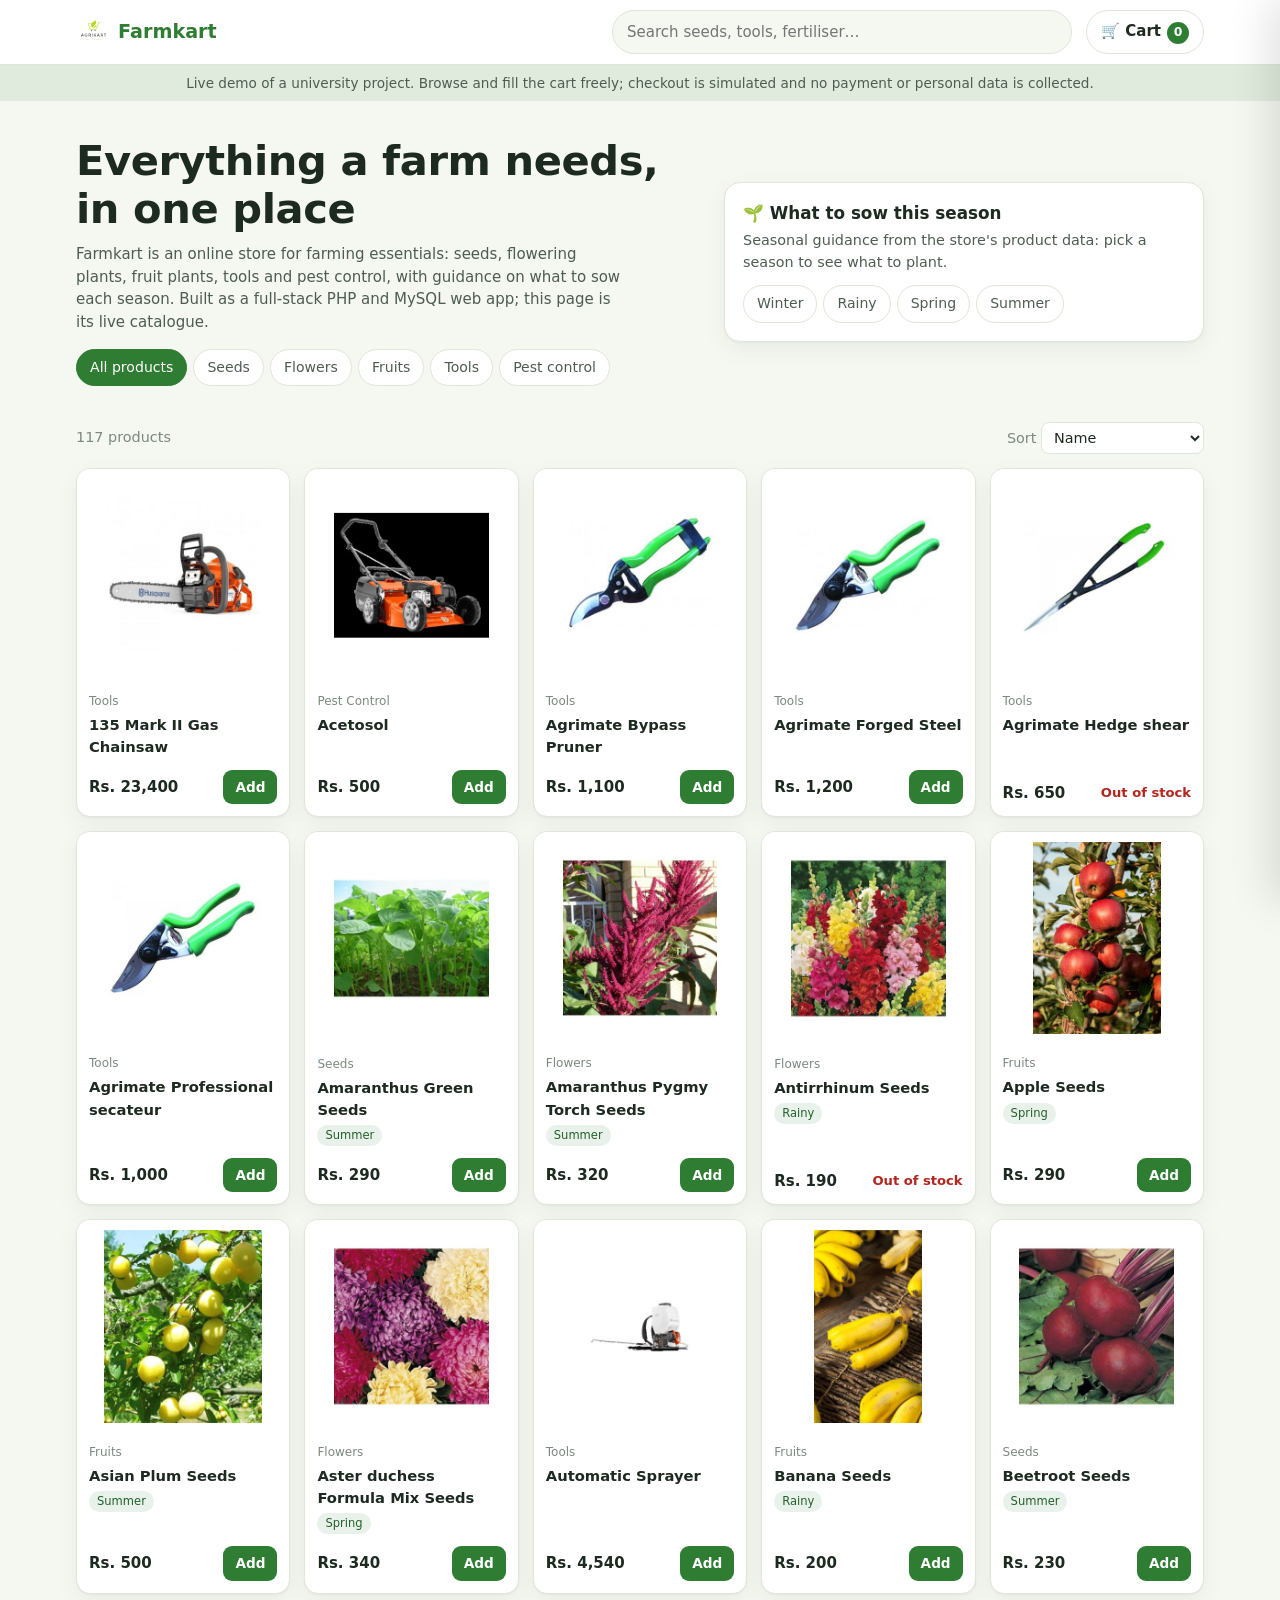
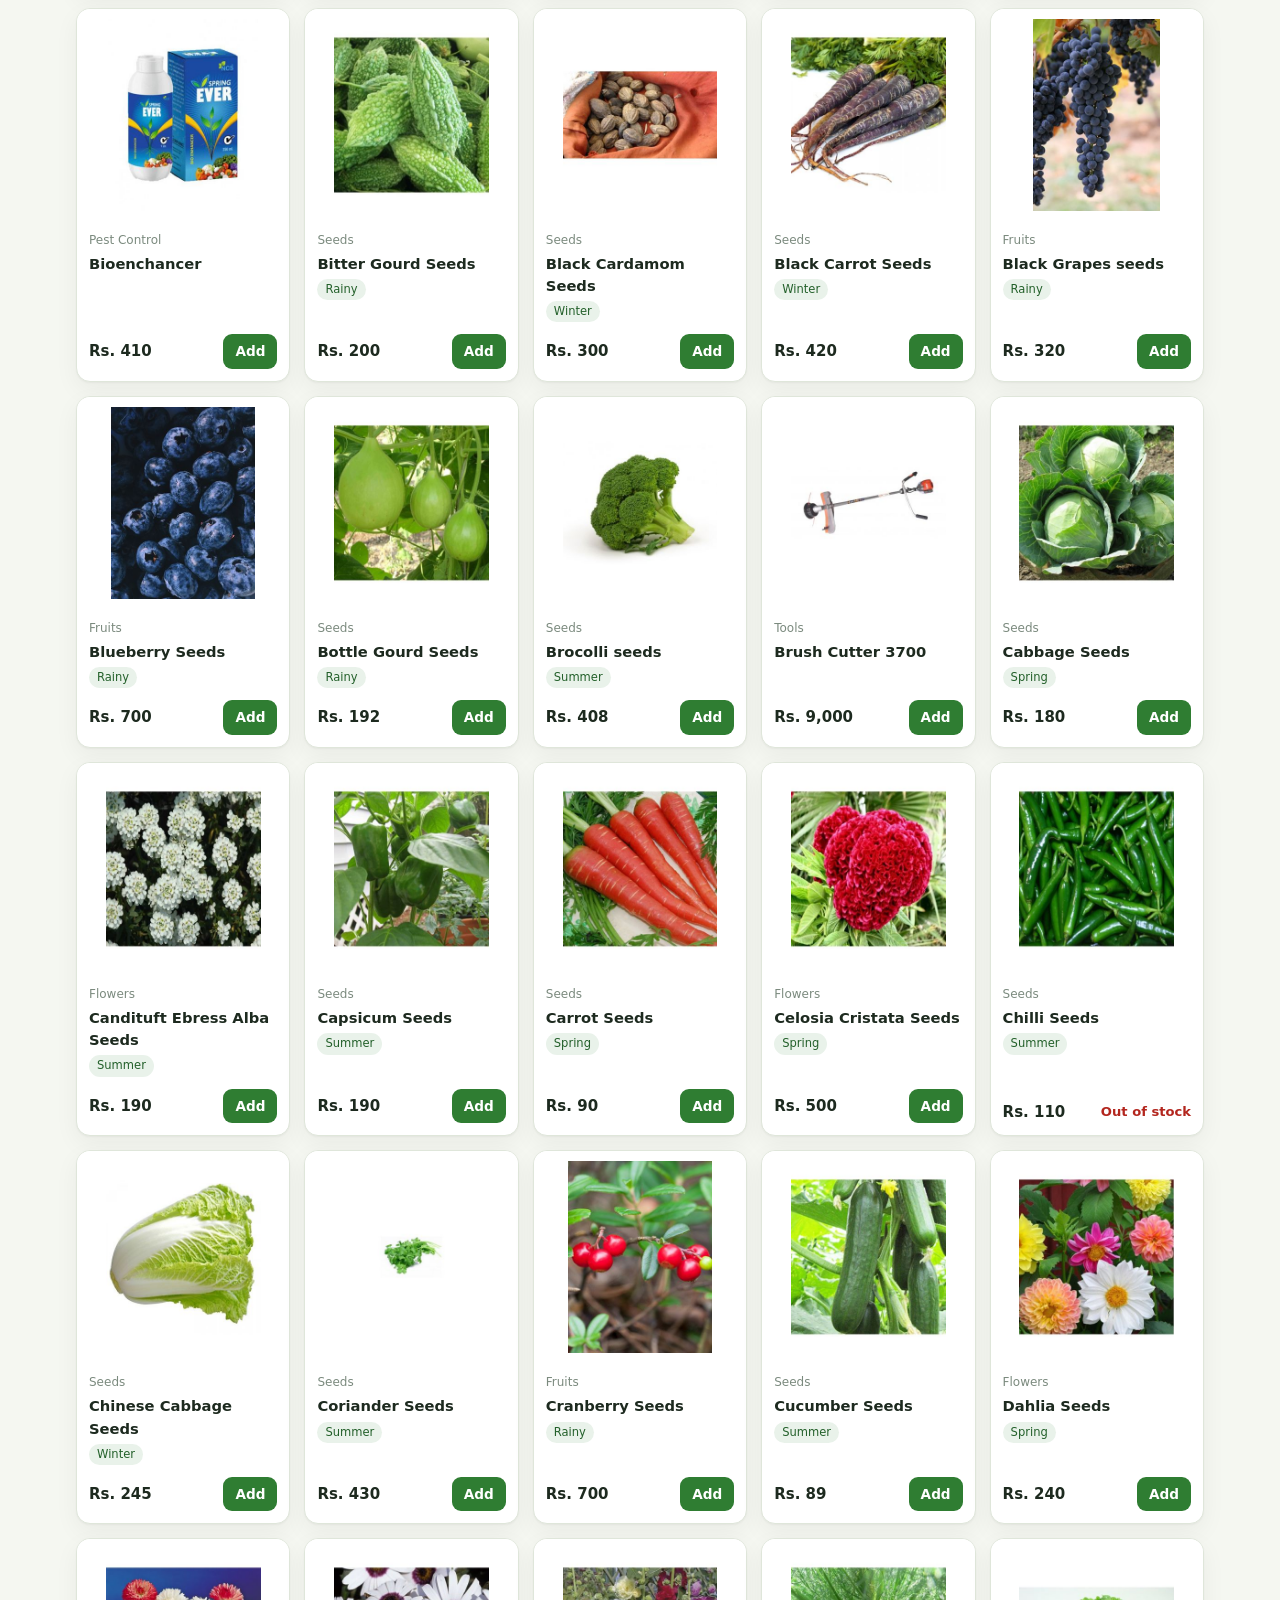
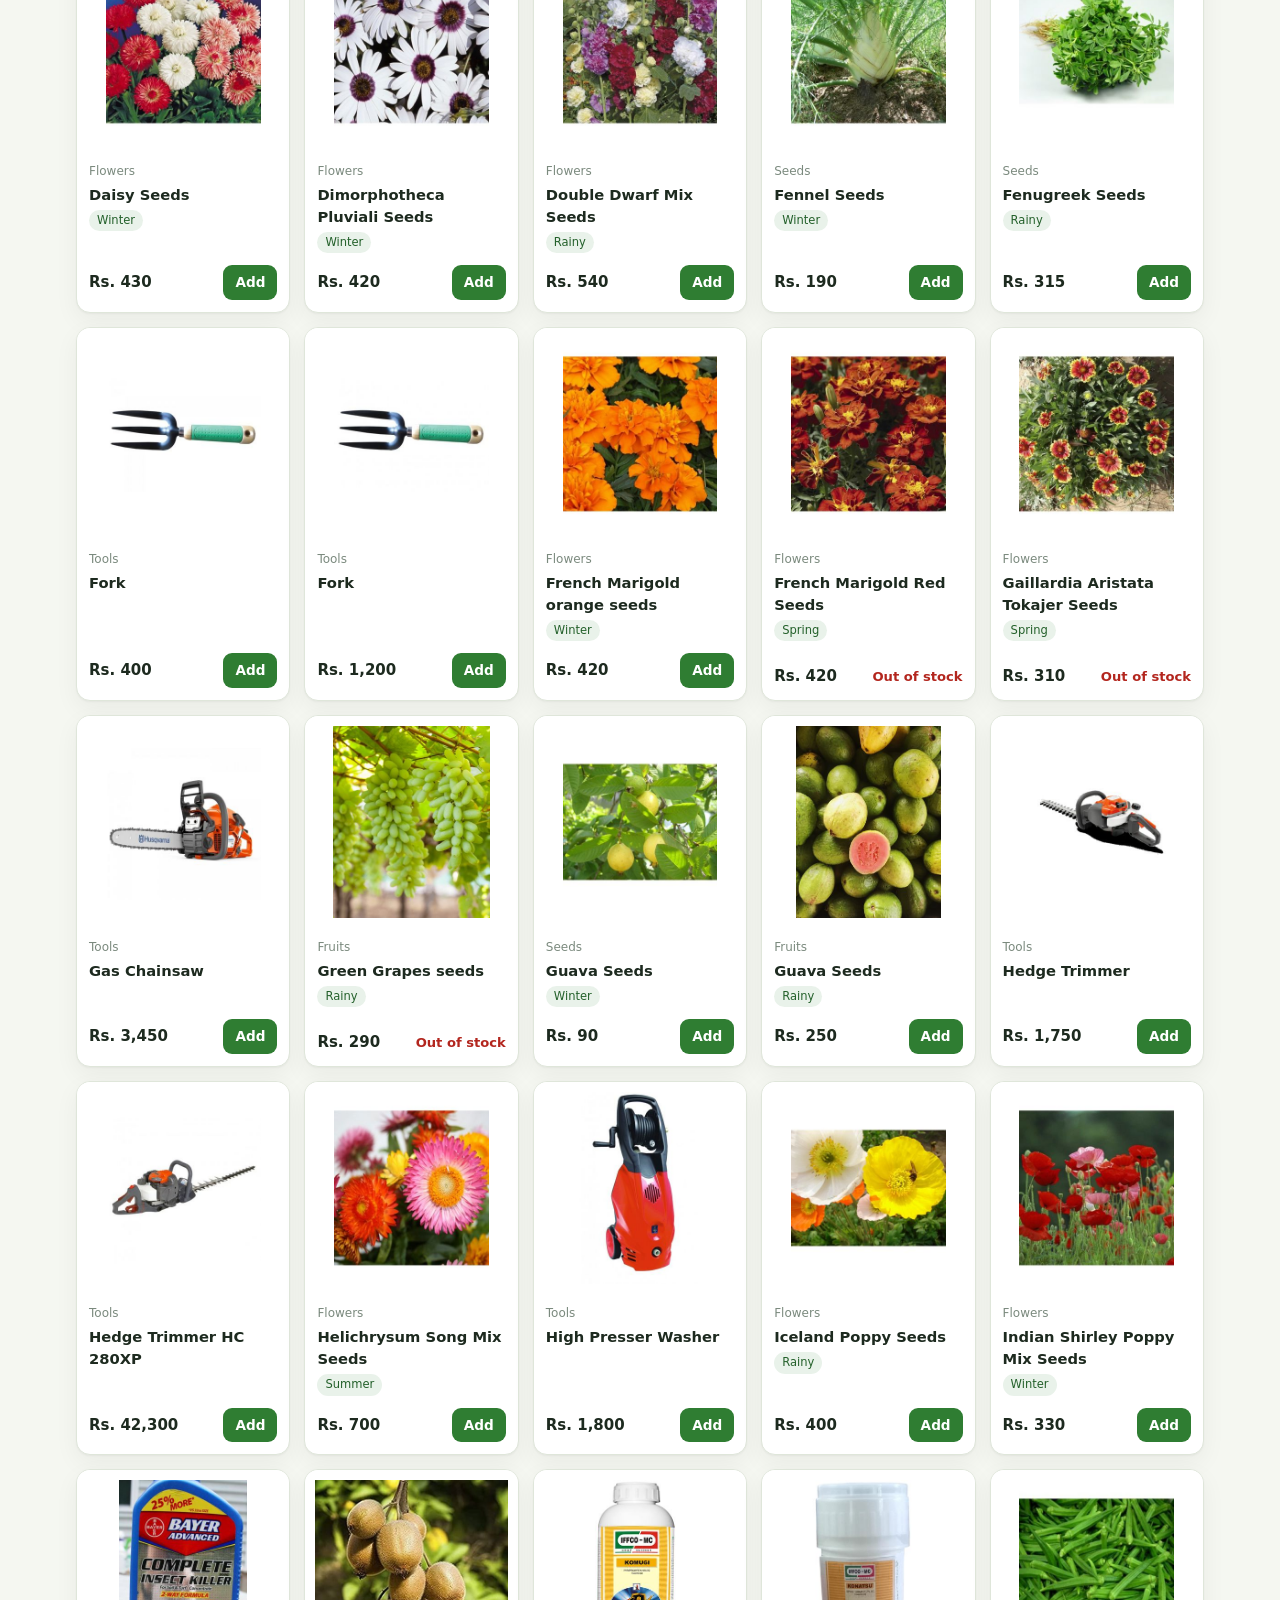
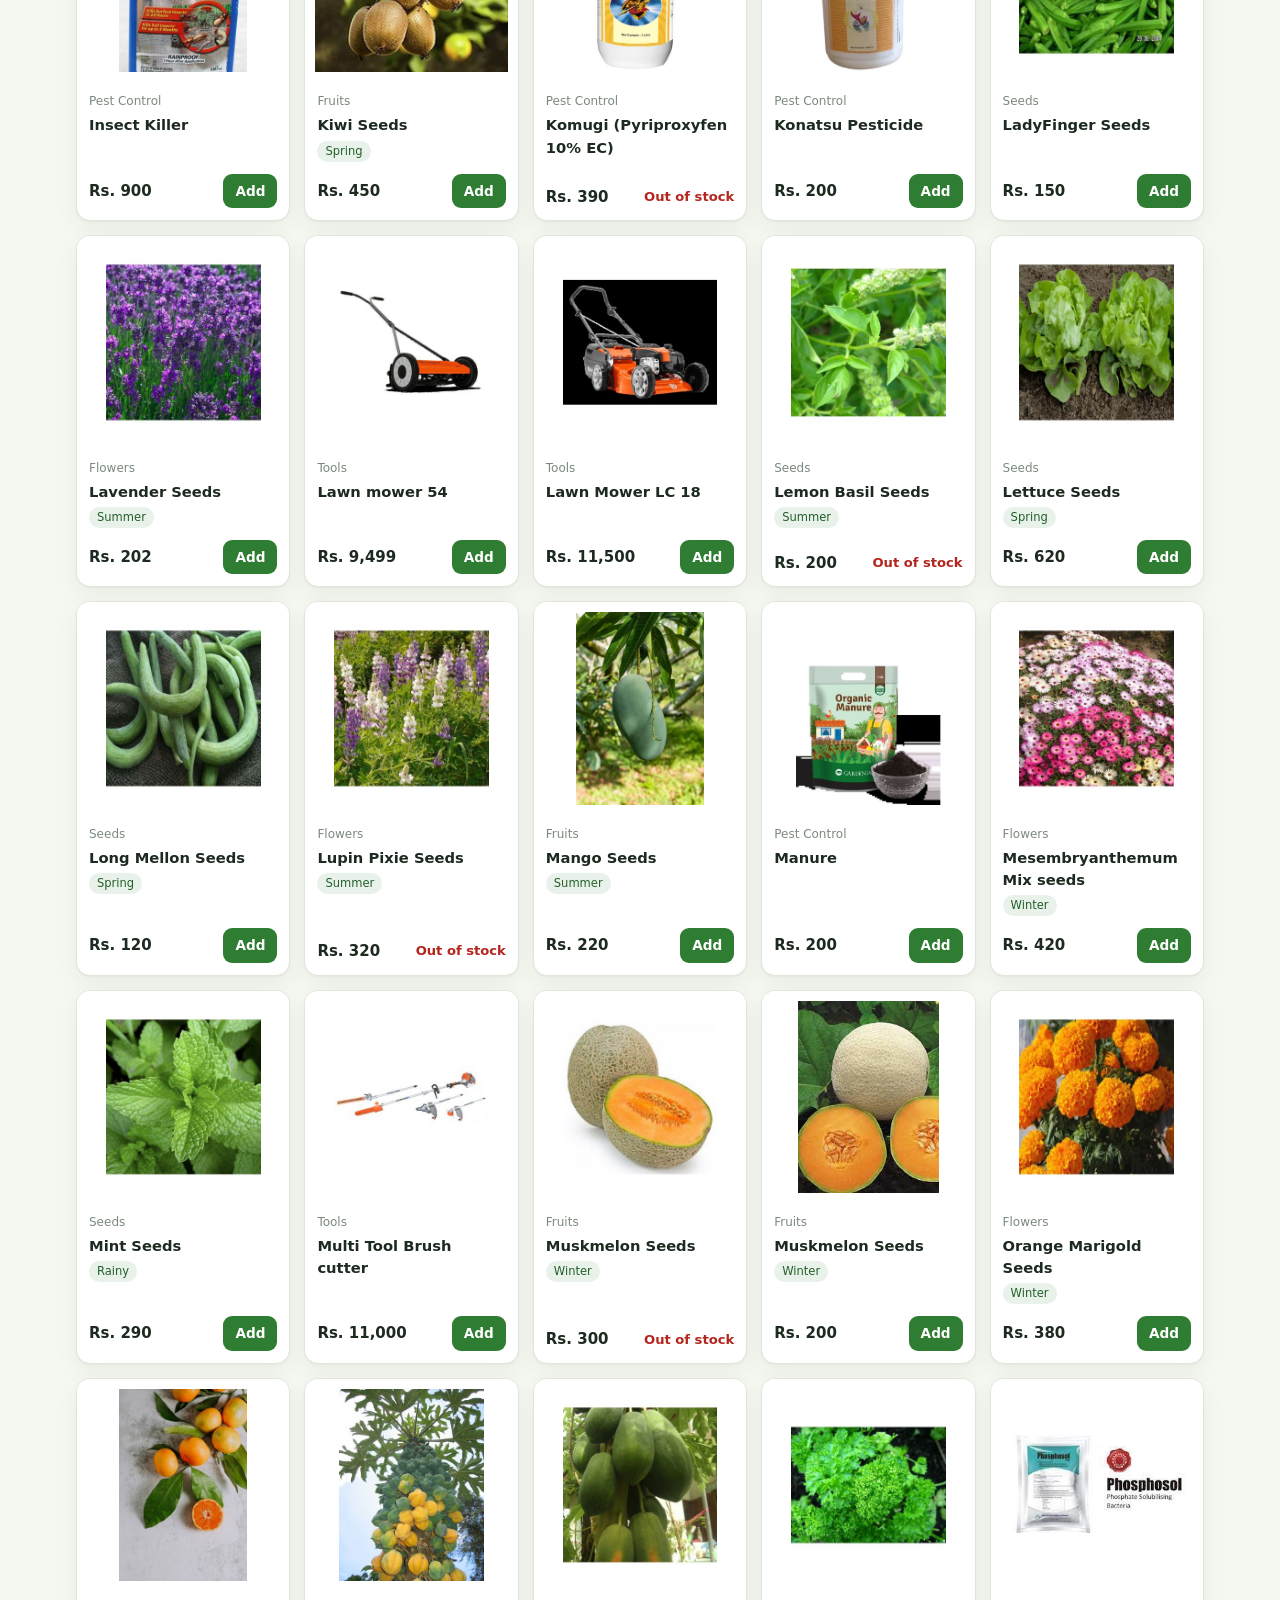
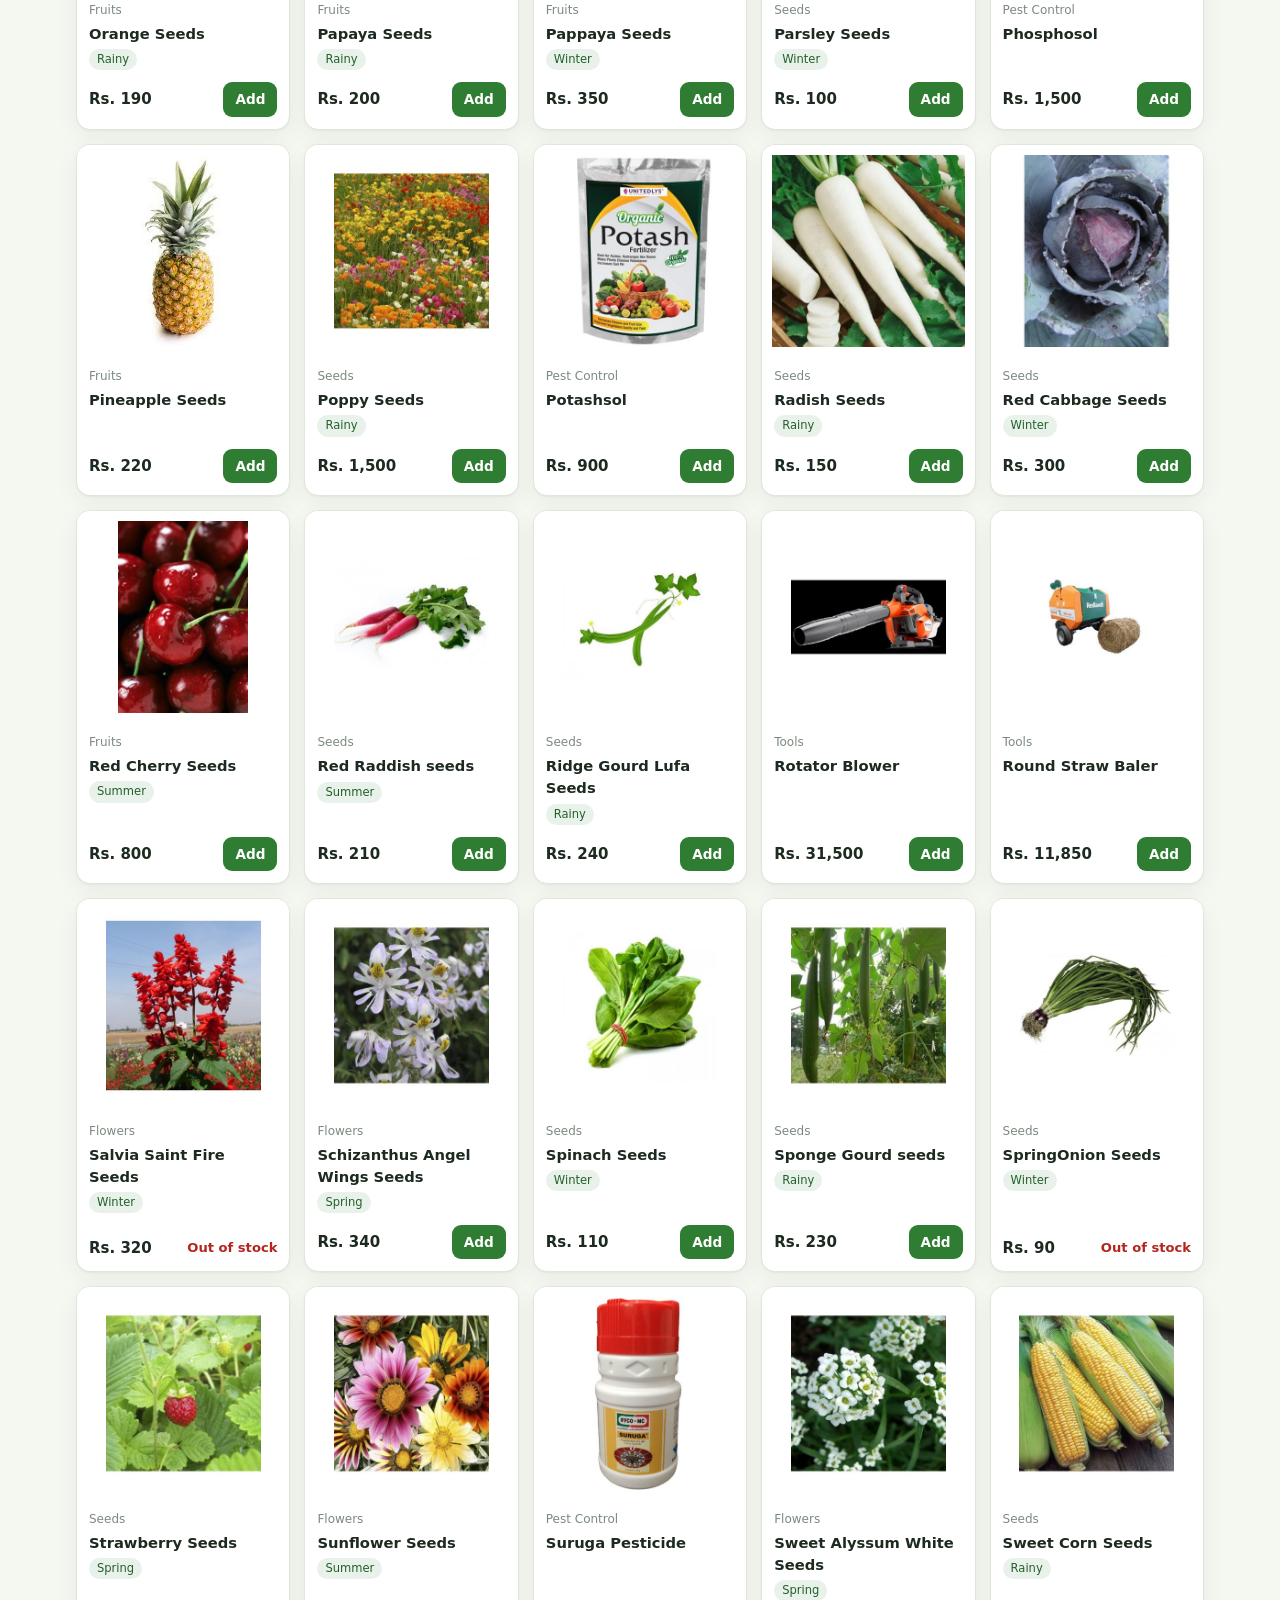
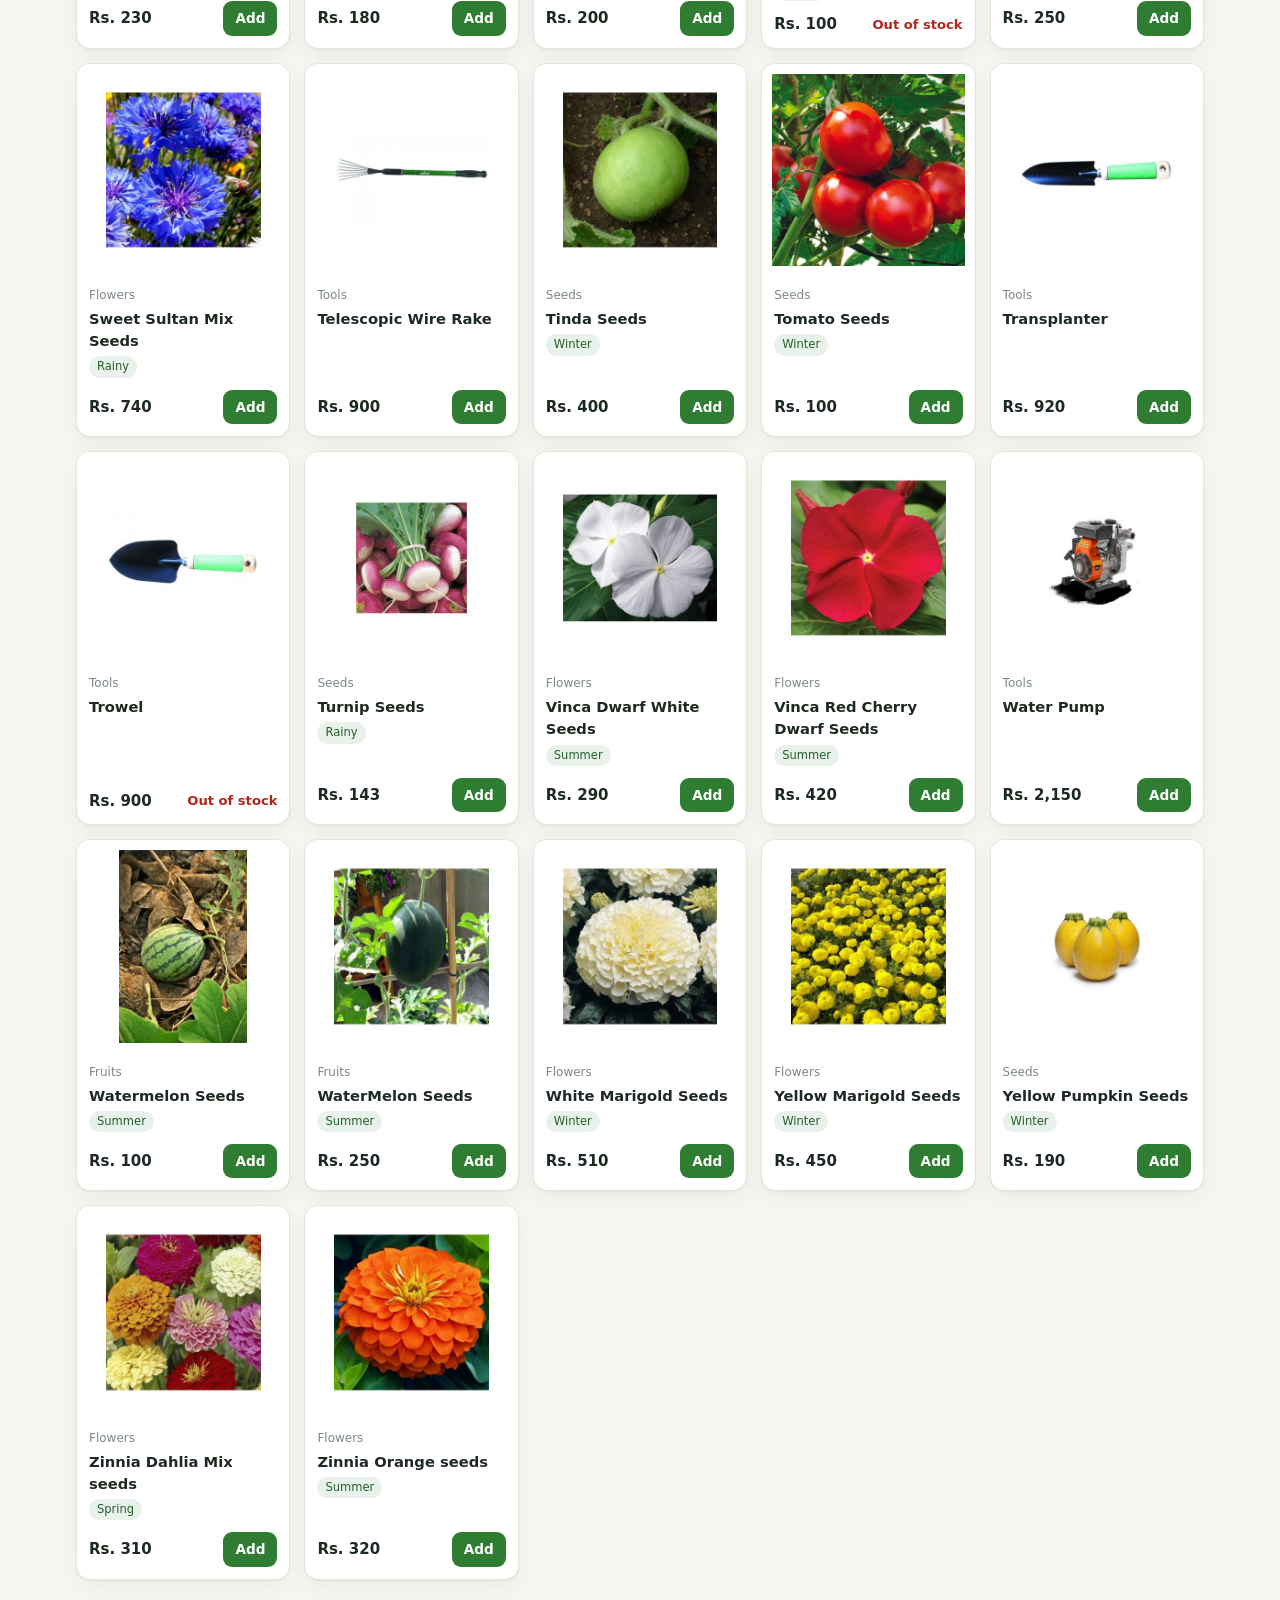
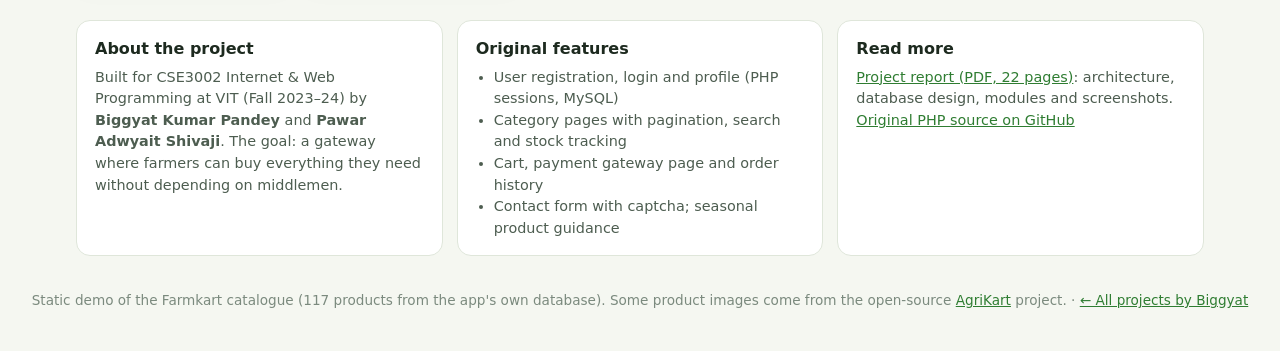
<file: farmkart/index.html>
<!doctype html>
<html lang="en">
<head>
<meta charset="utf-8">
<meta name="viewport" content="width=device-width, initial-scale=1">
<title>Farmkart · Farming Essentials Store</title>
<meta name="description" content="Farmkart: an online store for farming essentials (seeds, flowers, fruit plants, tools and pest control) with seasonal guidance. VIT web programming project, now a live static demo.">
<style>
  :root {
    color-scheme: light;
    --page: #f5f7f1; --card: #ffffff; --text: #1d2a1f; --text-2: #4d5d50; --muted: #7b8a7e;
    --brand: #2f7d32; --brand-dark: #23602a; --brand-wash: rgba(47, 125, 50, .10); --accent: #e0a423;
    --border: #dfe6da; --danger: #b3261e; --shadow: 0 1px 2px rgba(0,0,0,.04), 0 8px 24px rgba(0,0,0,.05);
  }
  @media (prefers-color-scheme: dark) {
    :root:not([data-theme="light"]) {
      color-scheme: dark;
      --page: #111611; --card: #182018; --text: #e8eee6; --text-2: #b4c0b3; --muted: #8a978a;
      --brand: #5cae5f; --brand-dark: #74c477; --brand-wash: rgba(92, 174, 95, .16); --accent: #e8b84a;
      --border: #2a352a; --danger: #ef8a83; --shadow: none;
    }
  }
  :root[data-theme="dark"] {
    color-scheme: dark;
    --page: #111611; --card: #182018; --text: #e8eee6; --text-2: #b4c0b3; --muted: #8a978a;
    --brand: #5cae5f; --brand-dark: #74c477; --brand-wash: rgba(92, 174, 95, .16); --accent: #e8b84a;
    --border: #2a352a; --danger: #ef8a83; --shadow: none;
  }
  * { box-sizing: border-box; }
  body { margin: 0; background: var(--page); color: var(--text); font: 15px/1.5 system-ui, -apple-system, "Segoe UI", Roboto, sans-serif; }
  .wrap { max-width: 1160px; margin: 0 auto; padding: 0 16px; }
  header.bar { position: sticky; top: 0; z-index: 5; background: var(--card); border-bottom: 1px solid var(--border); }
  .bar .wrap { display: flex; align-items: center; gap: 14px; height: 64px; }
  .logo { display: flex; align-items: center; gap: 8px; font-weight: 800; font-size: 1.2rem; color: var(--brand); text-decoration: none; }
  .logo img { width: 34px; height: 34px; object-fit: contain; }
  .search { flex: 1; max-width: 460px; margin-left: auto; }
  .search input { width: 100%; padding: 10px 14px; border-radius: 999px; border: 1px solid var(--border); background: var(--page); color: inherit; font: inherit; }
  .cart-btn { position: relative; border: 1px solid var(--border); background: var(--card); color: var(--text); border-radius: 999px; padding: 9px 14px; font: inherit; font-weight: 600; cursor: pointer; white-space: nowrap; }
  .cart-btn .n { display: inline-grid; place-items: center; min-width: 22px; height: 22px; padding: 0 6px; border-radius: 999px; background: var(--brand); color: #fff; font-size: .78rem; margin-left: 6px; }
  .demo-note { background: var(--brand-wash); color: var(--text-2); font-size: .85rem; text-align: center; padding: 8px 16px; }
  .hero { padding: 36px 0 18px; display: grid; gap: 24px; grid-template-columns: 1.3fr 1fr; align-items: center; }
  .hero h1 { font-size: clamp(1.8rem, 4.5vw, 2.6rem); line-height: 1.15; margin: 0 0 10px; letter-spacing: -0.01em; }
  .hero p { color: var(--text-2); margin: 0 0 16px; max-width: 58ch; }
  .season-card { background: var(--card); border: 1px solid var(--border); border-radius: 16px; padding: 18px; box-shadow: var(--shadow); }
  .season-card h2 { margin: 0 0 4px; font-size: 1.05rem; }
  .season-card p { margin: 0 0 12px; color: var(--text-2); font-size: .9rem; }
  .chips { display: flex; flex-wrap: wrap; gap: 6px; }
  .chip { border: 1px solid var(--border); background: var(--card); color: var(--text-2); border-radius: 999px; padding: 7px 13px; font: inherit; font-size: .88rem; cursor: pointer; }
  .chip[aria-pressed="true"] { background: var(--brand); border-color: var(--brand); color: #fff; }
  .toolbar { display: flex; flex-wrap: wrap; justify-content: space-between; align-items: center; gap: 10px; margin: 18px 0 14px; }
  .count { color: var(--muted); font-size: .9rem; }
  .grid { display: grid; gap: 14px; grid-template-columns: repeat(auto-fill, minmax(190px, 1fr)); }
  .p { background: var(--card); border: 1px solid var(--border); border-radius: 14px; overflow: hidden; display: flex; flex-direction: column; box-shadow: var(--shadow); }
  .p img { width: 100%; aspect-ratio: 1; object-fit: contain; background: #fff; padding: 10px; }
  .p .b { padding: 10px 12px 12px; display: flex; flex-direction: column; gap: 4px; flex: 1; }
  .p .cat { color: var(--muted); font-size: .75rem; text-transform: capitalize; }
  .p .nm { font-weight: 600; font-size: .92rem; }
  .p .row { display: flex; justify-content: space-between; align-items: center; margin-top: auto; padding-top: 8px; }
  .price { font-weight: 800; }
  .season { display: inline-block; font-size: .72rem; background: var(--brand-wash); color: var(--brand-dark); border-radius: 999px; padding: 2px 8px; text-transform: capitalize; width: fit-content; }
  .add { border: 0; background: var(--brand); color: #fff; font: inherit; font-weight: 600; font-size: .85rem; border-radius: 9px; padding: 7px 12px; cursor: pointer; }
  .add:hover { background: var(--brand-dark); }
  .oos { color: var(--danger); font-size: .82rem; font-weight: 600; }
  .empty { color: var(--text-2); padding: 30px 0; text-align: center; }
  .drawer { position: fixed; inset: 0 0 0 auto; width: min(420px, 100%); background: var(--card); border-left: 1px solid var(--border); z-index: 10; display: flex; flex-direction: column; transform: translateX(100%); transition: transform .2s ease; box-shadow: -10px 0 40px rgba(0,0,0,.12); }
  .drawer.open { transform: none; }
  .drawer header { display: flex; justify-content: space-between; align-items: center; padding: 16px 18px; border-bottom: 1px solid var(--border); }
  .drawer h2 { margin: 0; font-size: 1.1rem; }
  .x { border: 0; background: transparent; color: var(--text-2); font-size: 1.4rem; cursor: pointer; }
  .items { flex: 1; overflow: auto; padding: 8px 18px; }
  .it { display: grid; grid-template-columns: 52px 1fr auto; gap: 10px; align-items: center; padding: 10px 0; border-bottom: 1px solid var(--border); }
  .it img { width: 52px; height: 52px; object-fit: contain; background: #fff; border-radius: 8px; }
  .qty { display: inline-flex; align-items: center; gap: 6px; margin-top: 4px; }
  .qty button { width: 26px; height: 26px; border-radius: 7px; border: 1px solid var(--border); background: var(--card); color: var(--text); cursor: pointer; }
  .drawer footer { padding: 16px 18px; border-top: 1px solid var(--border); display: grid; gap: 10px; }
  .total { display: flex; justify-content: space-between; font-weight: 700; font-size: 1.05rem; }
  .checkout { border: 0; background: var(--brand); color: #fff; font: inherit; font-weight: 700; border-radius: 10px; padding: 12px; cursor: pointer; }
  .checkout:disabled { opacity: .5; cursor: not-allowed; }
  .scrim { position: fixed; inset: 0; background: rgba(0,0,0,.35); z-index: 9; display: none; }
  .scrim.show { display: block; }
  .toast { position: fixed; bottom: 18px; left: 50%; transform: translateX(-50%); background: var(--text); color: var(--page); padding: 10px 16px; border-radius: 10px; font-size: .9rem; z-index: 20; display: none; }
  section.about { margin: 40px 0 0; display: grid; gap: 14px; grid-template-columns: repeat(auto-fit, minmax(260px, 1fr)); }
  .about .card { background: var(--card); border: 1px solid var(--border); border-radius: 14px; padding: 16px 18px; }
  .about h3 { margin: 0 0 6px; font-size: 1rem; }
  .about p, .about li { color: var(--text-2); font-size: .9rem; margin: 0; }
  .about ul { margin: 0; padding-left: 18px; }
  footer.site { color: var(--muted); font-size: .85rem; text-align: center; padding: 34px 16px 40px; }
  footer.site a, .about a { color: var(--brand); }
  :focus-visible { outline: 2px solid var(--brand); outline-offset: 2px; }
  @media (max-width: 760px) { .hero { grid-template-columns: 1fr; } .bar .wrap { height: auto; padding: 10px 16px; flex-wrap: wrap; } .search { order: 3; max-width: none; flex-basis: 100%; } }
</style>
</head>
<body>
<header class="bar">
  <div class="wrap">
    <a class="logo" href="#"><img src="img/logo.png" alt="">Farmkart</a>
    <label class="search"><input id="q" type="search" placeholder="Search seeds, tools, fertiliser…" aria-label="Search products"></label>
    <button class="cart-btn" id="open-cart" type="button">🛒 Cart<span class="n" id="cart-n">0</span></button>
  </div>
</header>
<div class="demo-note">Live demo of a university project. Browse and fill the cart freely; checkout is simulated and no payment or personal data is collected.</div>

<main class="wrap">
  <section class="hero">
    <div>
      <h1>Everything a farm needs, in one place</h1>
      <p>Farmkart is an online store for farming essentials: seeds, flowering plants, fruit plants, tools and pest control, with guidance on what to sow each season. Built as a full-stack PHP and MySQL web app; this page is its live catalogue.</p>
      <div class="chips" id="cats" role="group" aria-label="Category"></div>
    </div>
    <div class="season-card">
      <h2>🌱 What to sow this season</h2>
      <p>Seasonal guidance from the store's product data: pick a season to see what to plant.</p>
      <div class="chips" id="seasons" role="group" aria-label="Season"></div>
    </div>
  </section>

  <div class="toolbar">
    <span class="count" id="count"></span>
    <label class="count">Sort <select id="sort" style="font:inherit;padding:6px 8px;border-radius:8px;border:1px solid var(--border);background:var(--card);color:var(--text)">
      <option value="name">Name</option><option value="low">Price: low to high</option><option value="high">Price: high to low</option>
    </select></label>
  </div>
  <div class="grid" id="grid"></div>

  <section class="about">
    <div class="card">
      <h3>About the project</h3>
      <p>Built for CSE3002 Internet &amp; Web Programming at VIT (Fall 2023–24) by <strong>Biggyat Kumar Pandey</strong> and <strong>Pawar Adwyait Shivaji</strong>. The goal: a gateway where farmers can buy everything they need without depending on middlemen.</p>
    </div>
    <div class="card">
      <h3>Original features</h3>
      <ul>
        <li>User registration, login and profile (PHP sessions, MySQL)</li>
        <li>Category pages with pagination, search and stock tracking</li>
        <li>Cart, payment gateway page and order history</li>
        <li>Contact form with captcha; seasonal product guidance</li>
      </ul>
    </div>
    <div class="card">
      <h3>Read more</h3>
      <p><a href="farmkart-report.pdf" target="_blank" rel="noopener">Project report (PDF, 22 pages)</a>: architecture, database design, modules and screenshots.<br><a href="https://github.com/adwyaitpawar/Farmkart" target="_blank" rel="noopener noreferrer">Original PHP source on GitHub</a></p>
    </div>
  </section>
</main>

<footer class="site">
  Static demo of the Farmkart catalogue (117 products from the app's own database). Some product images come from the open-source <a href="https://github.com/GaganGoyal-1/AgriKart" target="_blank" rel="noopener noreferrer">AgriKart</a> project. · <a href="../">← All projects by Biggyat</a>
</footer>

<div class="scrim" id="scrim"></div>
<aside class="drawer" id="drawer" aria-label="Cart" aria-hidden="true">
  <header><h2>Your cart</h2><button class="x" id="close-cart" aria-label="Close cart">×</button></header>
  <div class="items" id="items"></div>
  <footer>
    <div class="total"><span>Total</span><span id="total">Rs. 0</span></div>
    <button class="checkout" id="checkout" type="button">Place demo order</button>
    <small style="color:var(--muted)">Demo only: no payment is taken and nothing is sent anywhere.</small>
  </footer>
</aside>
<div class="toast" id="toast" role="status" aria-live="polite"></div>

<script>
"use strict";
const el = id => document.getElementById(id);
const esc = s => String(s).replace(/[&<>"']/g, c => ({ "&": "&amp;", "<": "&lt;", ">": "&gt;", '"': "&quot;", "'": "&#39;" }[c]));
const rs = v => "Rs. " + Math.round(v).toLocaleString("en-IN");
let DATA, cart = {}, cat = "all", season = "", query = "";
try { cart = JSON.parse(localStorage.getItem("farmkart-cart") || "{}"); } catch (e) { cart = {}; }
const save = () => { try { localStorage.setItem("farmkart-cart", JSON.stringify(cart)); } catch (e) {} };

fetch("products.json").then(r => r.json()).then(d => { DATA = d; init(); });

function init() {
  const cats = [["all", "All products"], ...Object.entries(DATA.categories)];
  el("cats").innerHTML = cats.map(([k, v]) => `<button class="chip" data-cat="${k}" aria-pressed="${k === cat}">${esc(v)}</button>`).join("");
  el("cats").addEventListener("click", e => { const b = e.target.closest(".chip"); if (!b) return; cat = b.dataset.cat; press("cats", b); render(); });
  const seasons = [...new Set(DATA.products.map(p => p.season).filter(Boolean))];
  el("seasons").innerHTML = seasons.map(s => `<button class="chip" data-s="${s}" aria-pressed="false">${s[0].toUpperCase() + s.slice(1)}</button>`).join("");
  el("seasons").addEventListener("click", e => {
    const b = e.target.closest(".chip"); if (!b) return;
    season = season === b.dataset.s ? "" : b.dataset.s;
    el("seasons").querySelectorAll(".chip").forEach(c => c.setAttribute("aria-pressed", String(c.dataset.s === season)));
    render();
  });
  el("q").addEventListener("input", e => { query = e.target.value.trim().toLowerCase(); render(); });
  el("sort").addEventListener("change", render);
  el("grid").addEventListener("click", e => { const b = e.target.closest(".add"); if (b) add(+b.dataset.id); });
  el("open-cart").addEventListener("click", () => toggleCart(true));
  el("close-cart").addEventListener("click", () => toggleCart(false));
  el("scrim").addEventListener("click", () => toggleCart(false));
  el("items").addEventListener("click", e => { const b = e.target.closest("button[data-d]"); if (!b) return; change(+b.dataset.id, +b.dataset.d); });
  el("checkout").addEventListener("click", checkout);
  render(); renderCart();
}
function press(id, btn) { el(id).querySelectorAll(".chip").forEach(c => c.setAttribute("aria-pressed", String(c === btn))); }
function render() {
  let list = DATA.products.filter(p => (cat === "all" || p.category === cat) && (!season || p.season === season) && (!query || p.name.toLowerCase().includes(query)));
  const s = el("sort").value;
  list.sort((a, b) => s === "low" ? a.price - b.price : s === "high" ? b.price - a.price : a.name.localeCompare(b.name));
  el("count").textContent = `${list.length} product${list.length === 1 ? "" : "s"}` + (season ? ` to sow in ${season}` : "");
  el("grid").innerHTML = list.length ? list.map(p => `
    <article class="p">
      <img src="img/${esc(p.image)}" alt="${esc(p.name)}" loading="lazy">
      <div class="b">
        <span class="cat">${esc(DATA.categories[p.category])}</span>
        <span class="nm">${esc(p.name)}</span>
        ${p.season ? `<span class="season">${esc(p.season)}</span>` : ""}
        <div class="row"><span class="price">${rs(p.price)}</span>
          ${p.stock > 0 ? `<button class="add" data-id="${p.id}">Add</button>` : `<span class="oos">Out of stock</span>`}</div>
      </div>
    </article>`).join("") : `<p class="empty">No products match. Try another search or season.</p>`;
}
function add(id) { cart[id] = (cart[id] || 0) + 1; save(); renderCart(); toast("Added to cart"); }
function change(id, d) { cart[id] = (cart[id] || 0) + d; if (cart[id] <= 0) delete cart[id]; save(); renderCart(); }
function renderCart() {
  const byId = Object.fromEntries(DATA.products.map(p => [p.id, p]));
  const ids = Object.keys(cart).filter(id => byId[id]);
  const n = ids.reduce((a, id) => a + cart[id], 0), total = ids.reduce((a, id) => a + cart[id] * byId[id].price, 0);
  el("cart-n").textContent = n; el("total").textContent = rs(total); el("checkout").disabled = !n;
  el("items").innerHTML = ids.length ? ids.map(id => { const p = byId[id]; return `
    <div class="it"><img src="img/${esc(p.image)}" alt=""><div><div style="font-weight:600;font-size:.9rem">${esc(p.name)}</div>
      <div class="qty"><button data-id="${id}" data-d="-1" aria-label="Remove one">−</button>${cart[id]}<button data-id="${id}" data-d="1" aria-label="Add one">+</button></div></div>
      <strong>${rs(p.price * cart[id])}</strong></div>`; }).join("") : `<p class="empty">Your cart is empty.</p>`;
}
function toggleCart(open) { el("drawer").classList.toggle("open", open); el("scrim").classList.toggle("show", open); el("drawer").setAttribute("aria-hidden", String(!open)); }
function checkout() {
  const id = "FK" + Math.floor(100000 + Math.random() * 900000);
  cart = {}; save(); renderCart(); toggleCart(false);
  toast(`Demo order ${id} placed. In the original app this goes to the payment page and order history.`);
}
let tt; function toast(msg) { const t = el("toast"); t.textContent = msg; t.style.display = "block"; clearTimeout(tt); tt = setTimeout(() => { t.style.display = "none"; }, 3200); }
</script>
<!-- Cloudflare Web Analytics --><script type='module' src='https://static.cloudflareinsights.com/beacon.min.js' data-cf-beacon='{"token": "fd97ec722df2403296b1214b6654de0b"}'></script><!-- End Cloudflare Web Analytics -->
</body>
</html>
</file>
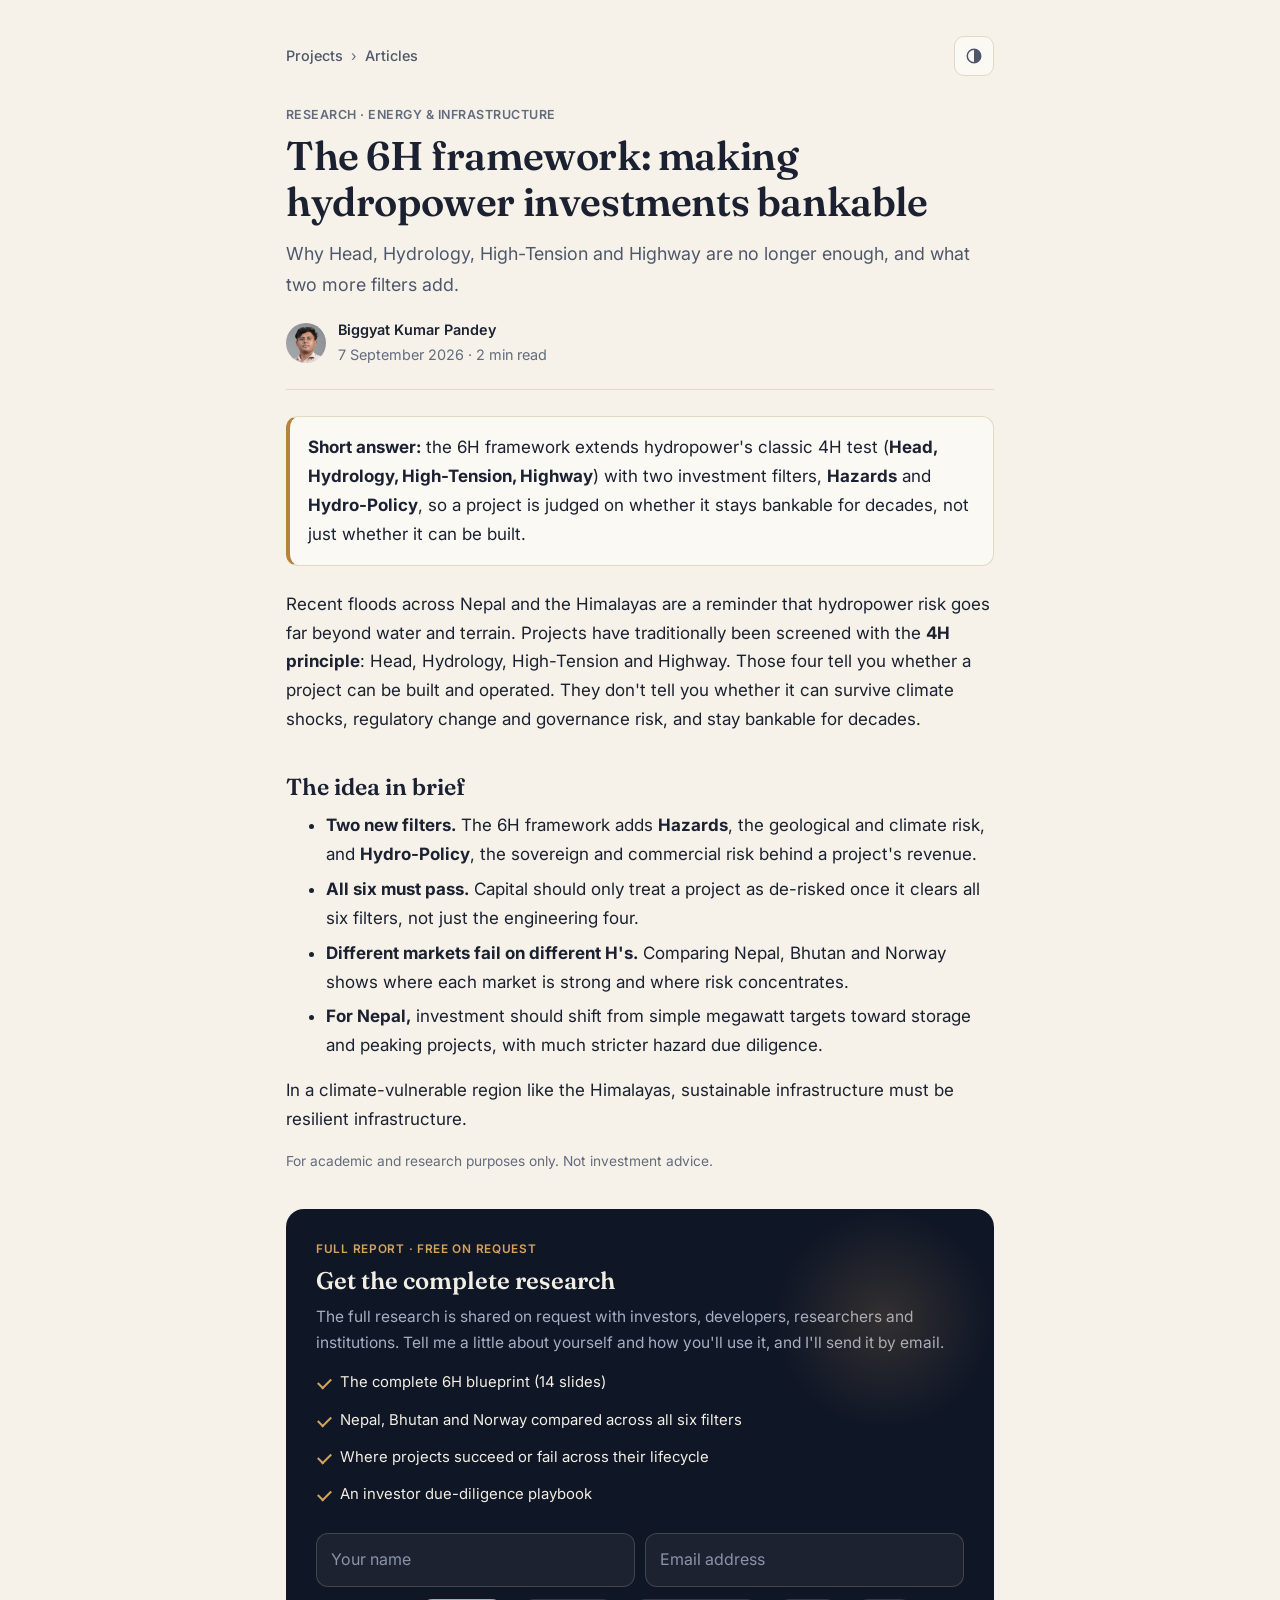
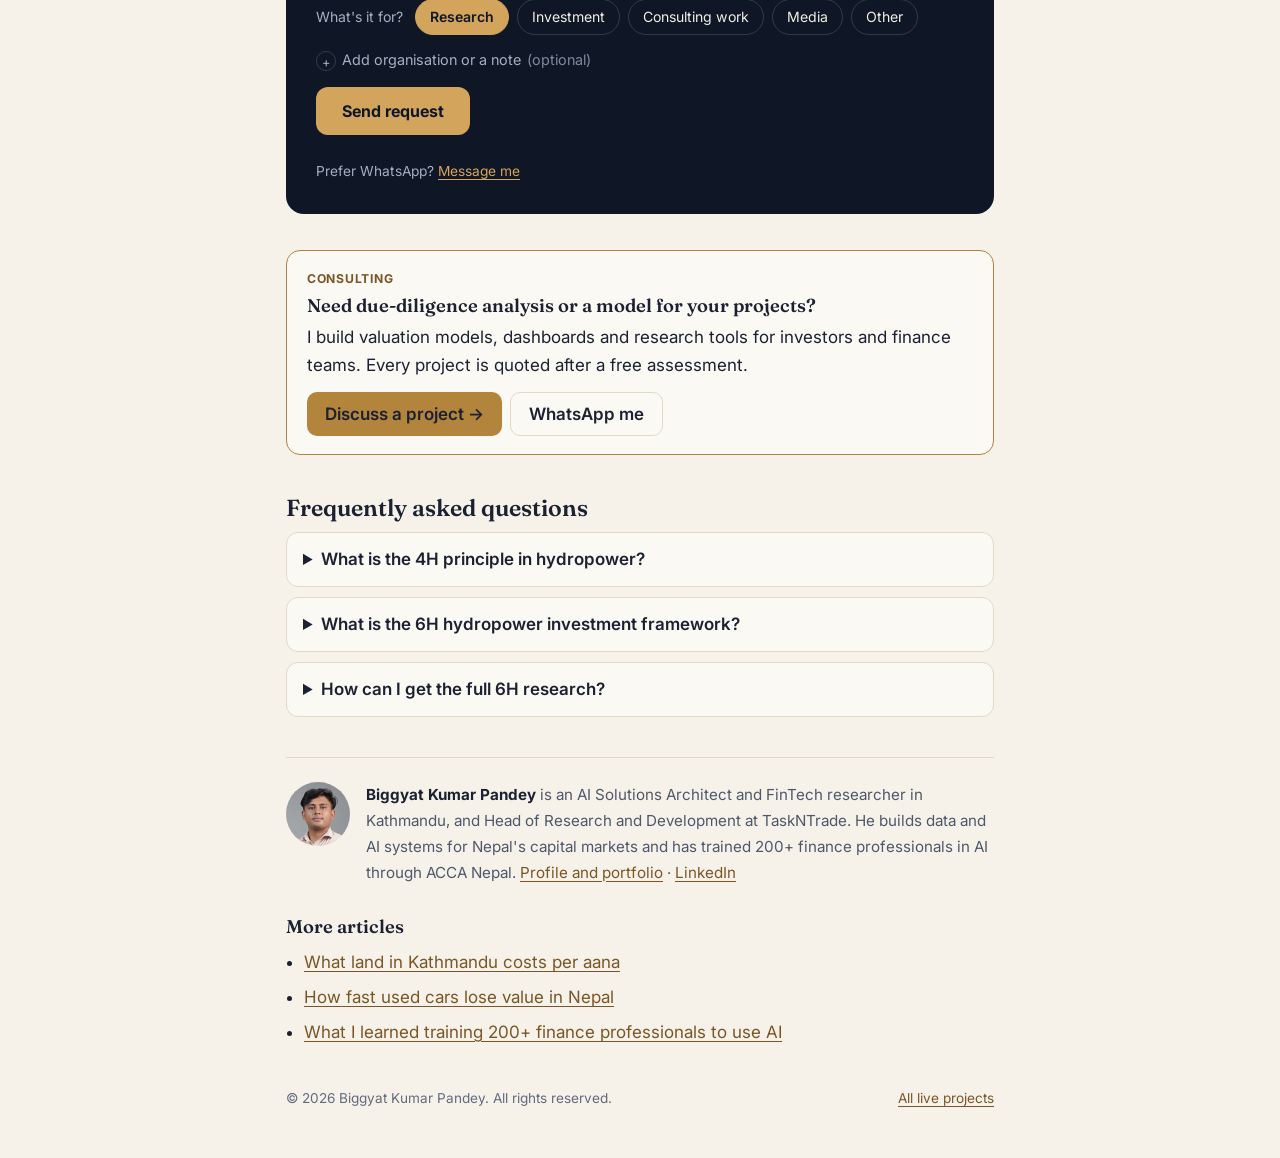
<file: articles/6h-hydropower-investment-framework/index.html>
<!doctype html>
<html lang="en">
<head>
<meta charset="utf-8">
<meta name="viewport" content="width=device-width, initial-scale=1">
<title>The 6H Hydropower Investment Framework | Biggyat Kumar Pandey</title>
<meta name="description" content="A hydropower due-diligence framework that adds Hazards and Hydro-Policy to the classic 4H test, so projects are judged on long-term bankability.">
<link rel="canonical" href="https://blog.biggyatkumarpandey.com.np/articles/6h-hydropower-investment-framework/">
<meta name="author" content="Biggyat Kumar Pandey">
<meta name="theme-color" content="#0F1626">
<link rel="icon" href="/favicon.ico" sizes="48x48">
<link rel="icon" href="/favicon.svg" type="image/svg+xml">
<link rel="apple-touch-icon" href="/apple-touch-icon.png">
<meta property="og:type" content="article">
<meta property="og:site_name" content="Biggyat Kumar Pandey">
<meta property="og:title" content="The 6H framework: making hydropower investments bankable">
<meta property="og:description" content="A hydropower due-diligence framework that adds Hazards and Hydro-Policy to the classic 4H test, so projects are judged on long-term bankability.">
<meta property="og:url" content="https://blog.biggyatkumarpandey.com.np/articles/6h-hydropower-investment-framework/">
<meta property="og:image" content="https://blog.biggyatkumarpandey.com.np/img/og-image.jpg">
<meta property="article:published_time" content="2026-09-07">
<meta property="article:author" content="https://biggyatkumarpandey.com.np/">
<meta name="twitter:card" content="summary_large_image">
<meta name="twitter:title" content="The 6H framework: making hydropower investments bankable">
<meta name="twitter:description" content="A hydropower due-diligence framework that adds Hazards and Hydro-Policy to the classic 4H test, so projects are judged on long-term bankability.">
<meta name="twitter:image" content="https://blog.biggyatkumarpandey.com.np/img/og-image.jpg">
<script type="application/ld+json">
{
 "@context": "https://schema.org",
 "@graph": [
  {
   "@type": "BlogPosting",
   "@id": "https://blog.biggyatkumarpandey.com.np/articles/6h-hydropower-investment-framework/#article",
   "headline": "The 6H framework: making hydropower investments bankable",
   "description": "A hydropower due-diligence framework that adds Hazards and Hydro-Policy to the classic 4H test, so projects are judged on long-term bankability.",
   "url": "https://blog.biggyatkumarpandey.com.np/articles/6h-hydropower-investment-framework/",
   "mainEntityOfPage": "https://blog.biggyatkumarpandey.com.np/articles/6h-hydropower-investment-framework/",
   "datePublished": "2026-09-07",
   "dateModified": "2026-11-03",
   "inLanguage": "en",
   "image": "https://blog.biggyatkumarpandey.com.np/img/og-image.jpg",
   "author": {
    "@type": "Person",
    "@id": "https://biggyatkumarpandey.com.np/#person",
    "name": "Biggyat Kumar Pandey",
    "url": "https://biggyatkumarpandey.com.np/",
    "jobTitle": "AI Solutions Architect and FinTech Researcher"
   },
   "publisher": {
    "@type": "Person",
    "@id": "https://biggyatkumarpandey.com.np/#person",
    "name": "Biggyat Kumar Pandey",
    "url": "https://biggyatkumarpandey.com.np/",
    "jobTitle": "AI Solutions Architect and FinTech Researcher"
   }
  },
  {
   "@type": "FAQPage",
   "mainEntity": [
    {
     "@type": "Question",
     "name": "What is the 4H principle in hydropower?",
     "acceptedAnswer": {
      "@type": "Answer",
      "text": "The 4H principle is a traditional way of screening hydropower projects using four engineering tests: Head, Hydrology, High-Tension (grid connection) and Highway (access and logistics)."
     }
    },
    {
     "@type": "Question",
     "name": "What is the 6H hydropower investment framework?",
     "acceptedAnswer": {
      "@type": "Answer",
      "text": "The 6H framework, proposed by Biggyat Kumar Pandey, extends the 4H principle with two investment filters, Hazards and Hydro-Policy, so projects are judged on whether they stay bankable for decades, not only whether they can be built."
     }
    },
    {
     "@type": "Question",
     "name": "How can I get the full 6H research?",
     "acceptedAnswer": {
      "@type": "Answer",
      "text": "Request it through the form on this page or by emailing Biggyat Kumar Pandey. It is shared with investors, developers, researchers and institutions."
     }
    }
   ]
  },
  {
   "@type": "BreadcrumbList",
   "itemListElement": [
    {
     "@type": "ListItem",
     "position": 1,
     "name": "Projects",
     "item": "https://blog.biggyatkumarpandey.com.np/"
    },
    {
     "@type": "ListItem",
     "position": 2,
     "name": "Articles",
     "item": "https://blog.biggyatkumarpandey.com.np/articles/"
    },
    {
     "@type": "ListItem",
     "position": 3,
     "name": "The 6H framework: making hydropower investments bankable",
     "item": "https://blog.biggyatkumarpandey.com.np/articles/6h-hydropower-investment-framework/"
    }
   ]
  }
 ]
}
</script>
<link rel="preconnect" href="https://fonts.googleapis.com">
<link rel="preconnect" href="https://fonts.gstatic.com" crossorigin>
<link rel="stylesheet" href="https://fonts.googleapis.com/css2?family=Inter:wght@400;500;600;700&family=Fraunces:opsz,wght@9..144,600&display=swap" media="print" onload="this.media='all'">
<noscript><link rel="stylesheet" href="https://fonts.googleapis.com/css2?family=Inter:wght@400;500;600;700&family=Fraunces:opsz,wght@9..144,600&display=swap"></noscript>
<link rel="stylesheet" href="../article.css">
</head>
<body>
<div class="wrap">
  <div class="topbar">
    <nav class="crumbs" aria-label="Breadcrumb"><a href="/">Projects</a><span>›</span><a href="../">Articles</a></nav>
    <button class="theme" id="theme" type="button" aria-label="Toggle dark mode"><svg width="18" height="18" viewBox="0 0 24 24" aria-hidden="true"><circle cx="12" cy="12" r="9" fill="none" stroke="currentColor" stroke-width="2"/><path d="M12 3a9 9 0 0 1 0 18z" fill="currentColor"/></svg></button>
  </div>
  <article>
    <p class="kicker">Research · Energy & infrastructure</p>
    <h1>The 6H framework: making hydropower investments bankable</h1>
    <p class="dek">Why Head, Hydrology, High-Tension and Highway are no longer enough, and what two more filters add.</p>
    <div class="byline"><img src="/img/profile-128.jpg" alt="" width="40" height="40"><div><a href="https://biggyatkumarpandey.com.np/" rel="author">Biggyat Kumar Pandey</a><br><time datetime="2026-09-07">7 September 2026</time> · 2 min read</div></div>
    <div class="answer"><p><strong>Short answer:</strong> the 6H framework extends hydropower's classic 4H test (<strong>Head, Hydrology, High-Tension, Highway</strong>) with two investment filters, <strong>Hazards</strong> and <strong>Hydro-Policy</strong>, so a project is judged on whether it stays bankable for decades, not just whether it can be built.</p></div>

    <p>Recent floods across Nepal and the Himalayas are a reminder that hydropower risk goes far beyond water and terrain. Projects have traditionally been screened with the <strong>4H principle</strong>: Head, Hydrology, High-Tension and Highway. Those four tell you whether a project can be built and operated. They don't tell you whether it can survive climate shocks, regulatory change and governance risk, and stay bankable for decades.</p>

    <h2>The idea in brief</h2>
    <ul>
      <li><strong>Two new filters.</strong> The 6H framework adds <strong>Hazards</strong>, the geological and climate risk, and <strong>Hydro-Policy</strong>, the sovereign and commercial risk behind a project's revenue.</li>
      <li><strong>All six must pass.</strong> Capital should only treat a project as de-risked once it clears all six filters, not just the engineering four.</li>
      <li><strong>Different markets fail on different H's.</strong> Comparing Nepal, Bhutan and Norway shows where each market is strong and where risk concentrates.</li>
      <li><strong>For Nepal,</strong> investment should shift from simple megawatt targets toward storage and peaking projects, with much stricter hazard due diligence.</li>
    </ul>
    <p>In a climate-vulnerable region like the Himalayas, sustainable infrastructure must be resilient infrastructure.</p>
    <p class="note">For academic and research purposes only. Not investment advice.</p>

    <section class="request" id="request" aria-labelledby="request-title">
      <p class="req-kicker">Full report · free on request</p>
      <h2 id="request-title">Get the complete research</h2>
      <p class="req-sub">The full research is shared on request with investors, developers, researchers and institutions. Tell me a little about yourself and how you'll use it, and I'll send it by email.</p>
      <ul class="req-incl"><li>The complete 6H blueprint (14 slides)</li><li>Nepal, Bhutan and Norway compared across all six filters</li><li>Where projects succeed or fail across their lifecycle</li><li>An investor due-diligence playbook</li></ul>
      <form class="req-form" data-title="The 6H Hydropower Investment Framework" novalidate>
        <div class="req-row">
          <input name="name" autocomplete="name" placeholder="Your name" aria-label="Your name" required>
          <input name="email" type="email" autocomplete="email" placeholder="Email address" aria-label="Email address" required>
        </div>
        <div class="req-purpose" role="radiogroup" aria-label="What is it for?"><span class="req-q">What's it for?</span><label class="pill"><input type="radio" name="purpose" value="Research" checked><span>Research</span></label><label class="pill"><input type="radio" name="purpose" value="Investment"><span>Investment</span></label><label class="pill"><input type="radio" name="purpose" value="Consulting"><span>Consulting work</span></label><label class="pill"><input type="radio" name="purpose" value="Media"><span>Media</span></label><label class="pill"><input type="radio" name="purpose" value="Other"><span>Other</span></label></div>
        <details class="req-more"><summary>Add organisation or a note <span>(optional)</span></summary>
          <input name="org" autocomplete="organization" placeholder="Organisation" aria-label="Organisation">
          <textarea name="message" rows="3" placeholder="Anything I should know?" aria-label="Note"></textarea>
        </details>
        <input class="req-hp" name="website" tabindex="-1" autocomplete="off" aria-hidden="true">
        <button class="req-btn" type="submit">Send request</button>
        <p class="req-status" role="status" aria-live="polite"></p>
        <p class="req-alt">Prefer WhatsApp? <a href="https://wa.me/9779818074225?text=Hi%20Biggyat%2C%20I%27d%20like%20to%20request%20the%20full%20report%3A%20The%206H%20Hydropower%20Investment%20Framework.">Message me</a></p>
      </form>
      <div class="req-done" hidden>
        <div class="req-check" aria-hidden="true">✓</div>
        <h3>Request sent</h3>
        <p>Thanks, <span class="req-name"></span>. I'll email the report to <strong class="req-mail"></strong>, usually within one or two working days.</p>
      </div>
    </section>
    <aside class="hire" style="margin:20px 0;padding:18px 20px;border:1px solid var(--accent);border-radius:14px;background:var(--card)"><p style="margin:0 0 4px;font-size:.76rem;font-weight:700;letter-spacing:.06em;text-transform:uppercase;color:var(--accent-text)">Consulting</p><h2 style="margin:0 0 6px;font-size:1.15rem">Need due-diligence analysis or a model for your projects?</h2><p style="margin:0 0 12px">I build valuation models, dashboards and research tools for investors and finance teams. Every project is quoted after a free assessment.</p><p style="margin:0;display:flex;flex-wrap:wrap;gap:8px"><a href="/?ref=article-6h-hydropower-investment-framework#consulting" style="display:inline-flex;align-items:center;min-height:44px;padding:0 18px;border-radius:10px;background:var(--accent);color:#1B2131;font-weight:600;text-decoration:none">Discuss a project →</a><a href="/go/whatsapp/?s=general" style="display:inline-flex;align-items:center;min-height:44px;padding:0 18px;border-radius:10px;border:1px solid var(--border);font-weight:600;text-decoration:none;color:inherit">WhatsApp me</a></p></aside>

    
    <section class="faq">
      <h2>Frequently asked questions</h2>
<details><summary>What is the 4H principle in hydropower?</summary><p>The 4H principle is a traditional way of screening hydropower projects using four engineering tests: Head, Hydrology, High-Tension (grid connection) and Highway (access and logistics).</p></details>
<details><summary>What is the 6H hydropower investment framework?</summary><p>The 6H framework, proposed by Biggyat Kumar Pandey, extends the 4H principle with two investment filters, Hazards and Hydro-Policy, so projects are judged on whether they stay bankable for decades, not only whether they can be built.</p></details>
<details><summary>How can I get the full 6H research?</summary><p>Request it through the form on this page or by emailing Biggyat Kumar Pandey. It is shared with investors, developers, researchers and institutions.</p></details>
    </section>
    <div class="author"><img src="/img/profile-128.jpg" alt="Biggyat Kumar Pandey" width="64" height="64"><div><strong>Biggyat Kumar Pandey</strong> is an AI Solutions Architect and FinTech researcher in Kathmandu, and Head of Research and Development at TaskNTrade. He builds data and AI systems for Nepal's capital markets and has trained 200+ finance professionals in AI through ACCA Nepal. <a href="https://biggyatkumarpandey.com.np/">Profile and portfolio</a> · <a href="https://www.linkedin.com/in/biggyat-kumar-pandey">LinkedIn</a></div></div>
  </article>
  <nav class="more" aria-label="More articles"><h2>More articles</h2><ul>
<li><a href="../kathmandu-land-price-per-aana/">What land in Kathmandu costs per aana</a></li>
<li><a href="../used-car-depreciation-nepal/">How fast used cars lose value in Nepal</a></li>
<li><a href="../ai-for-finance-teams-nepal/">What I learned training 200+ finance professionals to use AI</a></li>
  </ul></nav>
  <footer><span>© 2026 Biggyat Kumar Pandey. All rights reserved.</span><a href="/">All live projects</a></footer>
</div>
<script>
  (function () {
    const f = document.querySelector(".req-form"); if (!f) return;
    const shown = Date.now(), status = f.querySelector(".req-status"), btn = f.querySelector(".req-btn");
    const fallback = (d) => "mailto:hello@biggyatkumarpandey.com.np?subject=" + encodeURIComponent("Full report request: " + f.dataset.title) + "&body=" + encodeURIComponent("Name: " + d.name + "\nEmail: " + d.email + "\nOrganisation: " + (d.org || "-") + "\nPurpose: " + d.purpose + "\n\n" + (d.message || ""));
    f.addEventListener("submit", async (e) => {
      e.preventDefault();
      const d = Object.fromEntries(new FormData(f));
      if (!d.name.trim() || !/^[^@\s]+@[^@\s]+\.[^@\s]{2,}$/.test(d.email.trim())) { status.textContent = "Please add your name and a valid email address."; status.className = "req-status err"; return; }
      btn.disabled = true; btn.textContent = "Sending…"; status.textContent = ""; status.className = "req-status";
      try {
        const r = await fetch("https://biggyatkumarpandey.com.np/api/request", { method: "POST", headers: { "Content-Type": "application/json" },
          body: JSON.stringify({ ...d, report: f.dataset.title, page: location.href, elapsed: Date.now() - shown }) });
        const out = await r.json().catch(() => ({}));
        if (!r.ok || !out.ok) throw new Error(out.error || "failed");
        const done = f.parentElement.querySelector(".req-done");
        done.querySelector(".req-name").textContent = d.name.trim().split(" ")[0];
        done.querySelector(".req-mail").textContent = d.email.trim();
        f.hidden = true; done.hidden = false; done.focus && done.setAttribute("tabindex", "-1"); done.focus();
      } catch (err) {
        btn.disabled = false; btn.textContent = "Send request";
        status.className = "req-status err";
        status.innerHTML = "Couldn't send right now. <a href=\"" + fallback(d) + "\">Email me instead</a>.";
      }
    });
  })();
  (function () {
    const root = document.documentElement, btn = document.getElementById("theme");
    let saved = null; try { saved = localStorage.getItem("theme"); } catch (e) {}
    if (saved) root.dataset.theme = saved;
    const isDark = () => root.dataset.theme ? root.dataset.theme === "dark" : matchMedia("(prefers-color-scheme: dark)").matches;
    btn.addEventListener("click", () => { root.dataset.theme = isDark() ? "light" : "dark"; try { localStorage.setItem("theme", root.dataset.theme); } catch (e) {} });
  })();
</script>
<!-- Cloudflare Web Analytics --><script type='module' src='https://static.cloudflareinsights.com/beacon.min.js' data-cf-beacon='{"token": "fd97ec722df2403296b1214b6654de0b"}'></script><!-- End Cloudflare Web Analytics -->
</body>
</html>
</file>
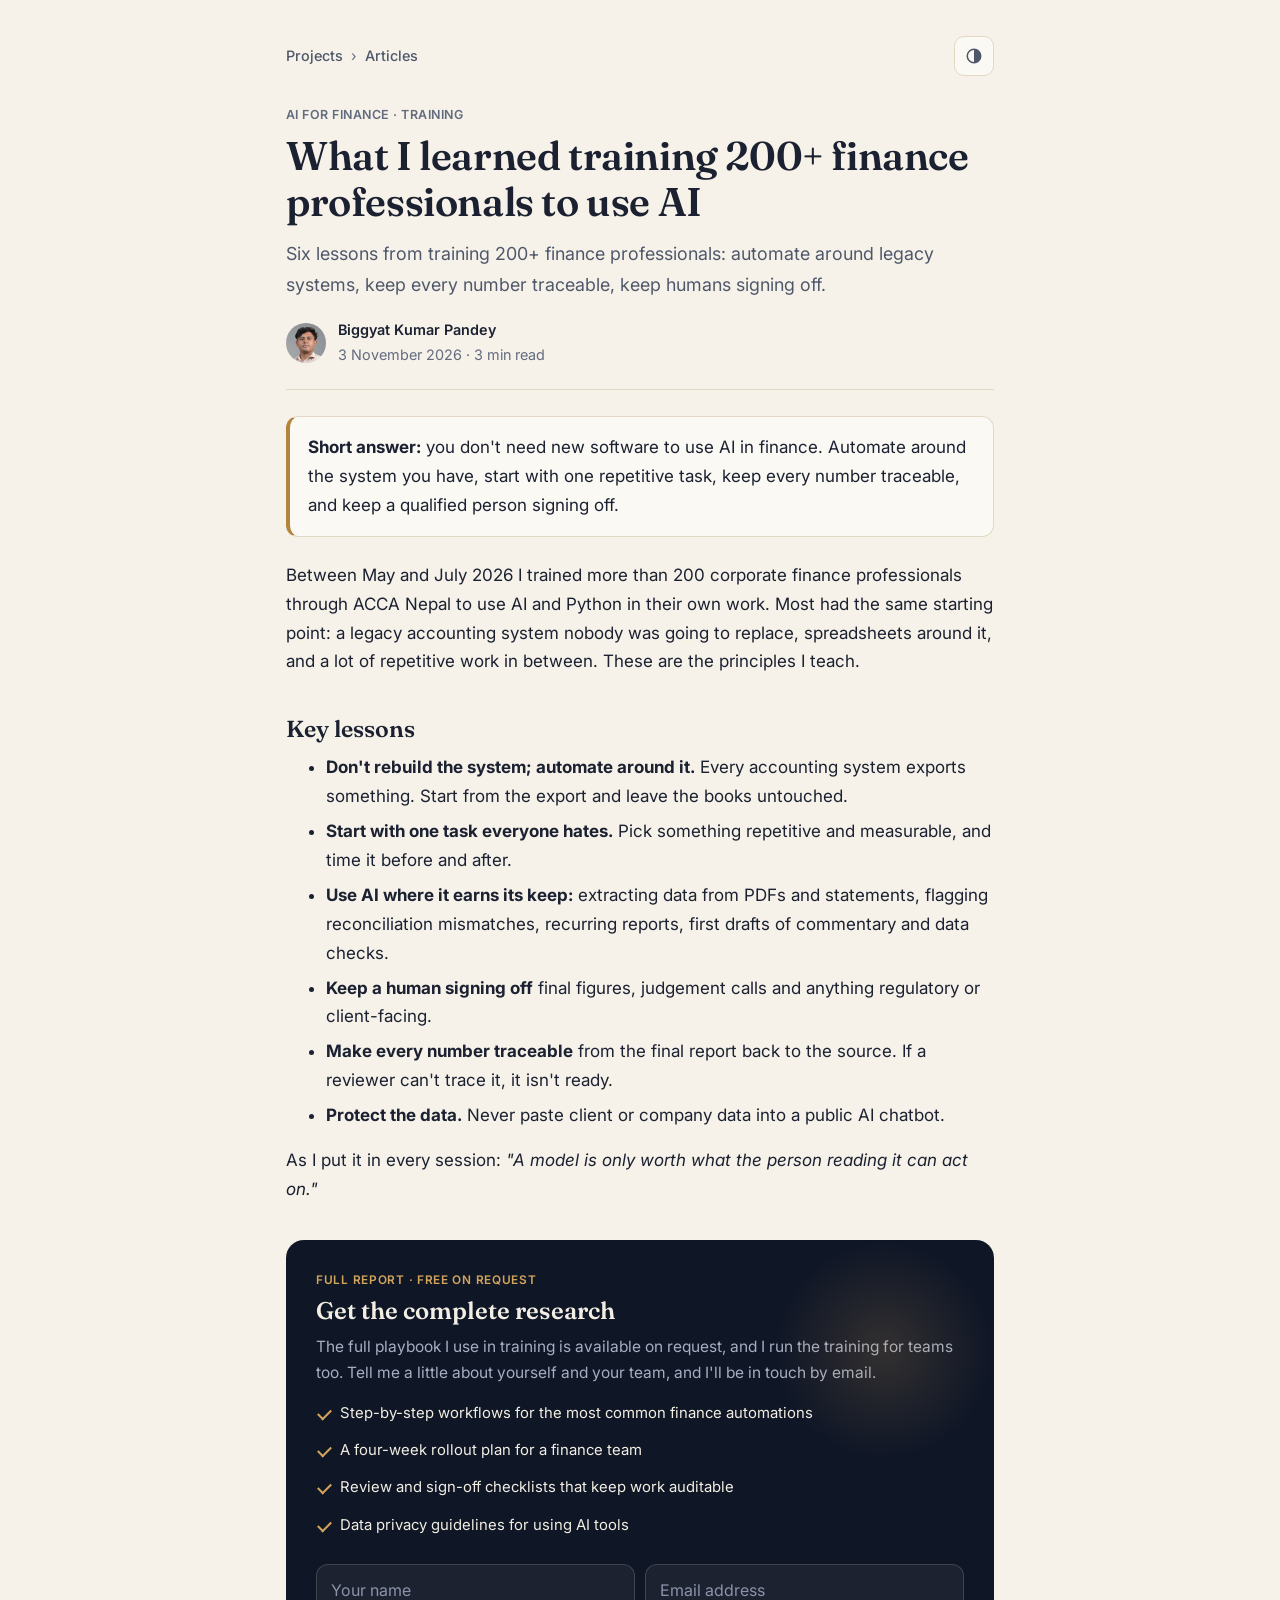
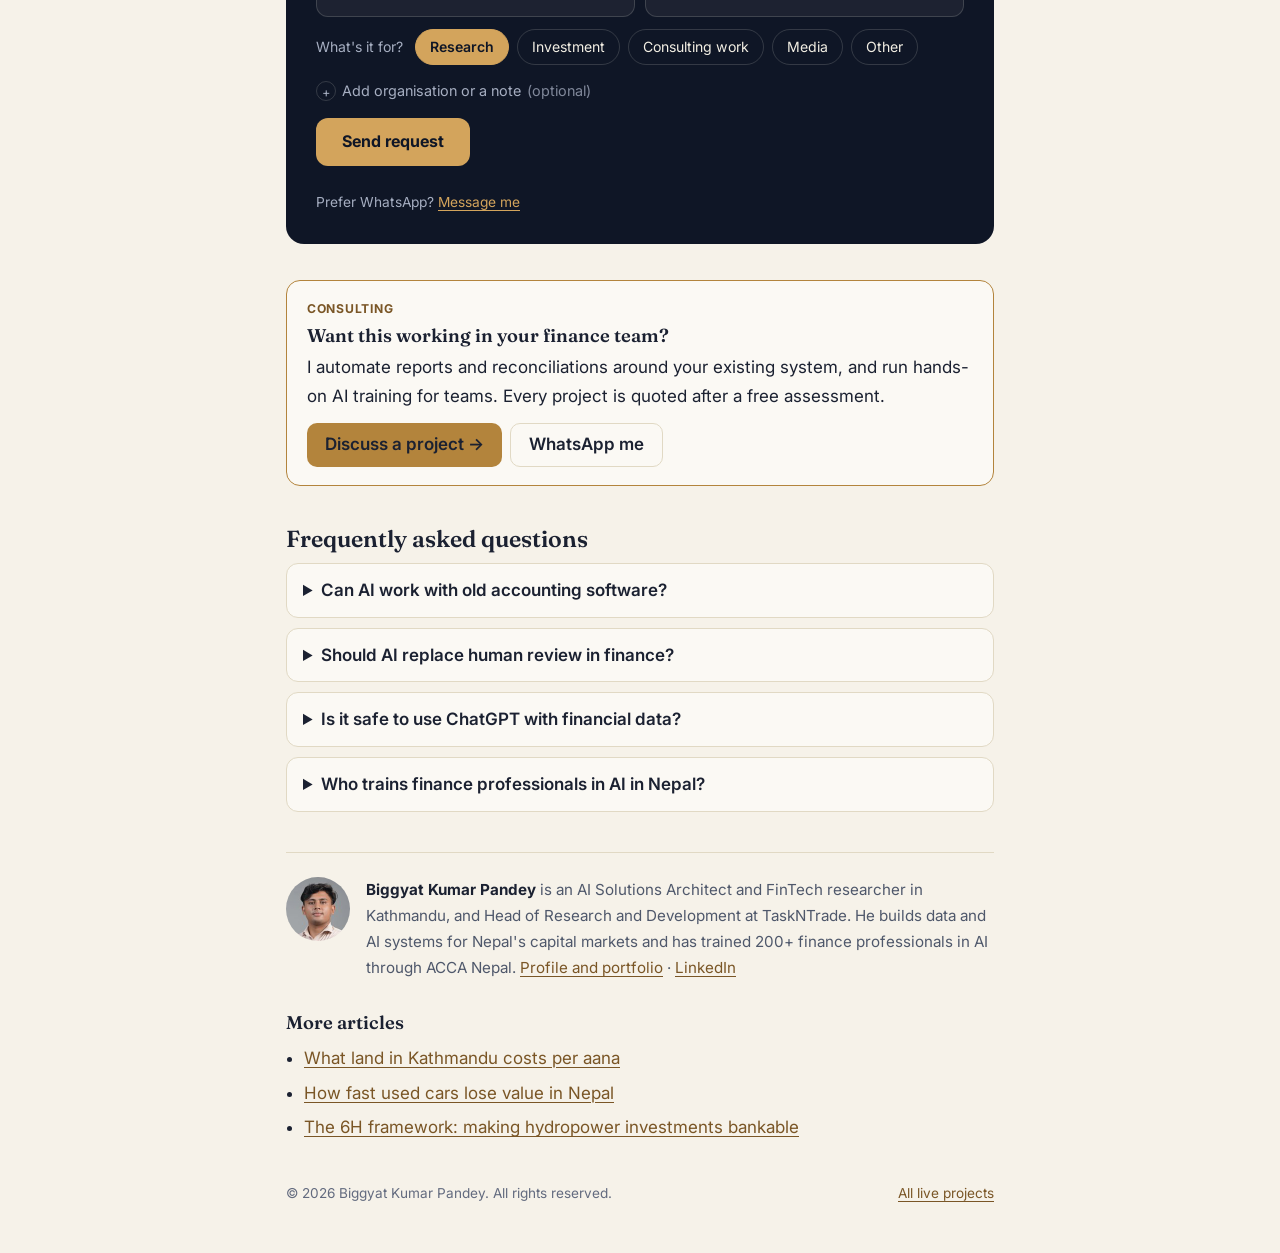
<file: articles/ai-for-finance-teams-nepal/index.html>
<!doctype html>
<html lang="en">
<head>
<meta charset="utf-8">
<meta name="viewport" content="width=device-width, initial-scale=1">
<title>How Finance Teams Can Use AI: Lessons from Training 200+ Professionals | Biggyat Kumar Pandey</title>
<meta name="description" content="Six practical lessons for finance teams adopting AI, from training 200+ professionals with ACCA Nepal: automate around legacy systems and keep humans signing off.">
<link rel="canonical" href="https://blog.biggyatkumarpandey.com.np/articles/ai-for-finance-teams-nepal/">
<meta name="author" content="Biggyat Kumar Pandey">
<meta name="theme-color" content="#0F1626">
<link rel="icon" href="/favicon.ico" sizes="48x48">
<link rel="icon" href="/favicon.svg" type="image/svg+xml">
<link rel="apple-touch-icon" href="/apple-touch-icon.png">
<meta property="og:type" content="article">
<meta property="og:site_name" content="Biggyat Kumar Pandey">
<meta property="og:title" content="What I learned training 200+ finance professionals to use AI">
<meta property="og:description" content="Six practical lessons for finance teams adopting AI, from training 200+ professionals with ACCA Nepal: automate around legacy systems and keep humans signing off.">
<meta property="og:url" content="https://blog.biggyatkumarpandey.com.np/articles/ai-for-finance-teams-nepal/">
<meta property="og:image" content="https://blog.biggyatkumarpandey.com.np/img/og-image.jpg">
<meta property="article:published_time" content="2026-11-03">
<meta property="article:author" content="https://biggyatkumarpandey.com.np/">
<meta name="twitter:card" content="summary_large_image">
<meta name="twitter:title" content="What I learned training 200+ finance professionals to use AI">
<meta name="twitter:description" content="Six practical lessons for finance teams adopting AI, from training 200+ professionals with ACCA Nepal: automate around legacy systems and keep humans signing off.">
<meta name="twitter:image" content="https://blog.biggyatkumarpandey.com.np/img/og-image.jpg">
<script type="application/ld+json">
{
 "@context": "https://schema.org",
 "@graph": [
  {
   "@type": "BlogPosting",
   "@id": "https://blog.biggyatkumarpandey.com.np/articles/ai-for-finance-teams-nepal/#article",
   "headline": "What I learned training 200+ finance professionals to use AI",
   "description": "Six practical lessons for finance teams adopting AI, from training 200+ professionals with ACCA Nepal: automate around legacy systems and keep humans signing off.",
   "url": "https://blog.biggyatkumarpandey.com.np/articles/ai-for-finance-teams-nepal/",
   "mainEntityOfPage": "https://blog.biggyatkumarpandey.com.np/articles/ai-for-finance-teams-nepal/",
   "datePublished": "2026-11-03",
   "dateModified": "2026-11-03",
   "inLanguage": "en",
   "image": "https://blog.biggyatkumarpandey.com.np/img/og-image.jpg",
   "author": {
    "@type": "Person",
    "@id": "https://biggyatkumarpandey.com.np/#person",
    "name": "Biggyat Kumar Pandey",
    "url": "https://biggyatkumarpandey.com.np/",
    "jobTitle": "AI Solutions Architect and FinTech Researcher"
   },
   "publisher": {
    "@type": "Person",
    "@id": "https://biggyatkumarpandey.com.np/#person",
    "name": "Biggyat Kumar Pandey",
    "url": "https://biggyatkumarpandey.com.np/",
    "jobTitle": "AI Solutions Architect and FinTech Researcher"
   }
  },
  {
   "@type": "FAQPage",
   "mainEntity": [
    {
     "@type": "Question",
     "name": "Can AI work with old accounting software?",
     "acceptedAnswer": {
      "@type": "Answer",
      "text": "Yes. Almost every accounting system can export CSV, Excel or PDF reports, and AI and Python workflows can process those exports without replacing or modifying the core system."
     }
    },
    {
     "@type": "Question",
     "name": "Should AI replace human review in finance?",
     "acceptedAnswer": {
      "@type": "Answer",
      "text": "No. AI should prepare and check the work, while a qualified person approves final figures, judgement calls and anything regulatory or client-facing."
     }
    },
    {
     "@type": "Question",
     "name": "Is it safe to use ChatGPT with financial data?",
     "acceptedAnswer": {
      "@type": "Answer",
      "text": "Not with confidential client or company data in a public tool. Use approved tools, keep sensitive data on systems you control, and anonymise samples when experimenting."
     }
    },
    {
     "@type": "Question",
     "name": "Who trains finance professionals in AI in Nepal?",
     "acceptedAnswer": {
      "@type": "Answer",
      "text": "Biggyat Kumar Pandey has trained 200+ corporate finance professionals through ACCA Nepal, teaching how to apply AI and Python to existing accounting workflows."
     }
    }
   ]
  },
  {
   "@type": "BreadcrumbList",
   "itemListElement": [
    {
     "@type": "ListItem",
     "position": 1,
     "name": "Projects",
     "item": "https://blog.biggyatkumarpandey.com.np/"
    },
    {
     "@type": "ListItem",
     "position": 2,
     "name": "Articles",
     "item": "https://blog.biggyatkumarpandey.com.np/articles/"
    },
    {
     "@type": "ListItem",
     "position": 3,
     "name": "What I learned training 200+ finance professionals to use AI",
     "item": "https://blog.biggyatkumarpandey.com.np/articles/ai-for-finance-teams-nepal/"
    }
   ]
  }
 ]
}
</script>
<link rel="preconnect" href="https://fonts.googleapis.com">
<link rel="preconnect" href="https://fonts.gstatic.com" crossorigin>
<link rel="stylesheet" href="https://fonts.googleapis.com/css2?family=Inter:wght@400;500;600;700&family=Fraunces:opsz,wght@9..144,600&display=swap" media="print" onload="this.media='all'">
<noscript><link rel="stylesheet" href="https://fonts.googleapis.com/css2?family=Inter:wght@400;500;600;700&family=Fraunces:opsz,wght@9..144,600&display=swap"></noscript>
<link rel="stylesheet" href="../article.css">
</head>
<body>
<div class="wrap">
  <div class="topbar">
    <nav class="crumbs" aria-label="Breadcrumb"><a href="/">Projects</a><span>›</span><a href="../">Articles</a></nav>
    <button class="theme" id="theme" type="button" aria-label="Toggle dark mode"><svg width="18" height="18" viewBox="0 0 24 24" aria-hidden="true"><circle cx="12" cy="12" r="9" fill="none" stroke="currentColor" stroke-width="2"/><path d="M12 3a9 9 0 0 1 0 18z" fill="currentColor"/></svg></button>
  </div>
  <article>
    <p class="kicker">AI for finance · Training</p>
    <h1>What I learned training 200+ finance professionals to use AI</h1>
    <p class="dek">Six lessons from training 200+ finance professionals: automate around legacy systems, keep every number traceable, keep humans signing off.</p>
    <div class="byline"><img src="/img/profile-128.jpg" alt="" width="40" height="40"><div><a href="https://biggyatkumarpandey.com.np/" rel="author">Biggyat Kumar Pandey</a><br><time datetime="2026-11-03">3 November 2026</time> · 3 min read</div></div>
    <div class="answer"><p><strong>Short answer:</strong> you don't need new software to use AI in finance. Automate around the system you have, start with one repetitive task, keep every number traceable, and keep a qualified person signing off.</p></div>

    <p>Between May and July 2026 I trained more than 200 corporate finance professionals through ACCA Nepal to use AI and Python in their own work. Most had the same starting point: a legacy accounting system nobody was going to replace, spreadsheets around it, and a lot of repetitive work in between. These are the principles I teach.</p>

    <h2>Key lessons</h2>
    <ul>
      <li><strong>Don't rebuild the system; automate around it.</strong> Every accounting system exports something. Start from the export and leave the books untouched.</li>
      <li><strong>Start with one task everyone hates.</strong> Pick something repetitive and measurable, and time it before and after.</li>
      <li><strong>Use AI where it earns its keep:</strong> extracting data from PDFs and statements, flagging reconciliation mismatches, recurring reports, first drafts of commentary and data checks.</li>
      <li><strong>Keep a human signing off</strong> final figures, judgement calls and anything regulatory or client-facing.</li>
      <li><strong>Make every number traceable</strong> from the final report back to the source. If a reviewer can't trace it, it isn't ready.</li>
      <li><strong>Protect the data.</strong> Never paste client or company data into a public AI chatbot.</li>
    </ul>
    <p>As I put it in every session: <em>"A model is only worth what the person reading it can act on."</em></p>

    <section class="request" id="request" aria-labelledby="request-title">
      <p class="req-kicker">Full report · free on request</p>
      <h2 id="request-title">Get the complete research</h2>
      <p class="req-sub">The full playbook I use in training is available on request, and I run the training for teams too. Tell me a little about yourself and your team, and I'll be in touch by email.</p>
      <ul class="req-incl"><li>Step-by-step workflows for the most common finance automations</li><li>A four-week rollout plan for a finance team</li><li>Review and sign-off checklists that keep work auditable</li><li>Data privacy guidelines for using AI tools</li></ul>
      <form class="req-form" data-title="AI for finance teams playbook" novalidate>
        <div class="req-row">
          <input name="name" autocomplete="name" placeholder="Your name" aria-label="Your name" required>
          <input name="email" type="email" autocomplete="email" placeholder="Email address" aria-label="Email address" required>
        </div>
        <div class="req-purpose" role="radiogroup" aria-label="What is it for?"><span class="req-q">What's it for?</span><label class="pill"><input type="radio" name="purpose" value="Research" checked><span>Research</span></label><label class="pill"><input type="radio" name="purpose" value="Investment"><span>Investment</span></label><label class="pill"><input type="radio" name="purpose" value="Consulting"><span>Consulting work</span></label><label class="pill"><input type="radio" name="purpose" value="Media"><span>Media</span></label><label class="pill"><input type="radio" name="purpose" value="Other"><span>Other</span></label></div>
        <details class="req-more"><summary>Add organisation or a note <span>(optional)</span></summary>
          <input name="org" autocomplete="organization" placeholder="Organisation" aria-label="Organisation">
          <textarea name="message" rows="3" placeholder="Anything I should know?" aria-label="Note"></textarea>
        </details>
        <input class="req-hp" name="website" tabindex="-1" autocomplete="off" aria-hidden="true">
        <button class="req-btn" type="submit">Send request</button>
        <p class="req-status" role="status" aria-live="polite"></p>
        <p class="req-alt">Prefer WhatsApp? <a href="https://wa.me/9779818074225?text=Hi%20Biggyat%2C%20I%27d%20like%20to%20request%20the%20full%20report%3A%20AI%20for%20finance%20teams%20playbook.">Message me</a></p>
      </form>
      <div class="req-done" hidden>
        <div class="req-check" aria-hidden="true">✓</div>
        <h3>Request sent</h3>
        <p>Thanks, <span class="req-name"></span>. I'll email the report to <strong class="req-mail"></strong>, usually within one or two working days.</p>
      </div>
    </section>
    <aside class="hire" style="margin:20px 0;padding:18px 20px;border:1px solid var(--accent);border-radius:14px;background:var(--card)"><p style="margin:0 0 4px;font-size:.76rem;font-weight:700;letter-spacing:.06em;text-transform:uppercase;color:var(--accent-text)">Consulting</p><h2 style="margin:0 0 6px;font-size:1.15rem">Want this working in your finance team?</h2><p style="margin:0 0 12px">I automate reports and reconciliations around your existing system, and run hands-on AI training for teams. Every project is quoted after a free assessment.</p><p style="margin:0;display:flex;flex-wrap:wrap;gap:8px"><a href="/?ref=article-ai-for-finance-teams-nepal#consulting" style="display:inline-flex;align-items:center;min-height:44px;padding:0 18px;border-radius:10px;background:var(--accent);color:#1B2131;font-weight:600;text-decoration:none">Discuss a project →</a><a href="/go/whatsapp/?s=general" style="display:inline-flex;align-items:center;min-height:44px;padding:0 18px;border-radius:10px;border:1px solid var(--border);font-weight:600;text-decoration:none;color:inherit">WhatsApp me</a></p></aside>

    
    <section class="faq">
      <h2>Frequently asked questions</h2>
<details><summary>Can AI work with old accounting software?</summary><p>Yes. Almost every accounting system can export CSV, Excel or PDF reports, and AI and Python workflows can process those exports without replacing or modifying the core system.</p></details>
<details><summary>Should AI replace human review in finance?</summary><p>No. AI should prepare and check the work, while a qualified person approves final figures, judgement calls and anything regulatory or client-facing.</p></details>
<details><summary>Is it safe to use ChatGPT with financial data?</summary><p>Not with confidential client or company data in a public tool. Use approved tools, keep sensitive data on systems you control, and anonymise samples when experimenting.</p></details>
<details><summary>Who trains finance professionals in AI in Nepal?</summary><p>Biggyat Kumar Pandey has trained 200+ corporate finance professionals through ACCA Nepal, teaching how to apply AI and Python to existing accounting workflows.</p></details>
    </section>
    <div class="author"><img src="/img/profile-128.jpg" alt="Biggyat Kumar Pandey" width="64" height="64"><div><strong>Biggyat Kumar Pandey</strong> is an AI Solutions Architect and FinTech researcher in Kathmandu, and Head of Research and Development at TaskNTrade. He builds data and AI systems for Nepal's capital markets and has trained 200+ finance professionals in AI through ACCA Nepal. <a href="https://biggyatkumarpandey.com.np/">Profile and portfolio</a> · <a href="https://www.linkedin.com/in/biggyat-kumar-pandey">LinkedIn</a></div></div>
  </article>
  <nav class="more" aria-label="More articles"><h2>More articles</h2><ul>
<li><a href="../kathmandu-land-price-per-aana/">What land in Kathmandu costs per aana</a></li>
<li><a href="../used-car-depreciation-nepal/">How fast used cars lose value in Nepal</a></li>
<li><a href="../6h-hydropower-investment-framework/">The 6H framework: making hydropower investments bankable</a></li>
  </ul></nav>
  <footer><span>© 2026 Biggyat Kumar Pandey. All rights reserved.</span><a href="/">All live projects</a></footer>
</div>
<script>
  (function () {
    const f = document.querySelector(".req-form"); if (!f) return;
    const shown = Date.now(), status = f.querySelector(".req-status"), btn = f.querySelector(".req-btn");
    const fallback = (d) => "mailto:hello@biggyatkumarpandey.com.np?subject=" + encodeURIComponent("Full report request: " + f.dataset.title) + "&body=" + encodeURIComponent("Name: " + d.name + "\nEmail: " + d.email + "\nOrganisation: " + (d.org || "-") + "\nPurpose: " + d.purpose + "\n\n" + (d.message || ""));
    f.addEventListener("submit", async (e) => {
      e.preventDefault();
      const d = Object.fromEntries(new FormData(f));
      if (!d.name.trim() || !/^[^@\s]+@[^@\s]+\.[^@\s]{2,}$/.test(d.email.trim())) { status.textContent = "Please add your name and a valid email address."; status.className = "req-status err"; return; }
      btn.disabled = true; btn.textContent = "Sending…"; status.textContent = ""; status.className = "req-status";
      try {
        const r = await fetch("https://biggyatkumarpandey.com.np/api/request", { method: "POST", headers: { "Content-Type": "application/json" },
          body: JSON.stringify({ ...d, report: f.dataset.title, page: location.href, elapsed: Date.now() - shown }) });
        const out = await r.json().catch(() => ({}));
        if (!r.ok || !out.ok) throw new Error(out.error || "failed");
        const done = f.parentElement.querySelector(".req-done");
        done.querySelector(".req-name").textContent = d.name.trim().split(" ")[0];
        done.querySelector(".req-mail").textContent = d.email.trim();
        f.hidden = true; done.hidden = false; done.focus && done.setAttribute("tabindex", "-1"); done.focus();
      } catch (err) {
        btn.disabled = false; btn.textContent = "Send request";
        status.className = "req-status err";
        status.innerHTML = "Couldn't send right now. <a href=\"" + fallback(d) + "\">Email me instead</a>.";
      }
    });
  })();
  (function () {
    const root = document.documentElement, btn = document.getElementById("theme");
    let saved = null; try { saved = localStorage.getItem("theme"); } catch (e) {}
    if (saved) root.dataset.theme = saved;
    const isDark = () => root.dataset.theme ? root.dataset.theme === "dark" : matchMedia("(prefers-color-scheme: dark)").matches;
    btn.addEventListener("click", () => { root.dataset.theme = isDark() ? "light" : "dark"; try { localStorage.setItem("theme", root.dataset.theme); } catch (e) {} });
  })();
</script>
<!-- Cloudflare Web Analytics --><script type='module' src='https://static.cloudflareinsights.com/beacon.min.js' data-cf-beacon='{"token": "fd97ec722df2403296b1214b6654de0b"}'></script><!-- End Cloudflare Web Analytics -->
</body>
</html>
</file>
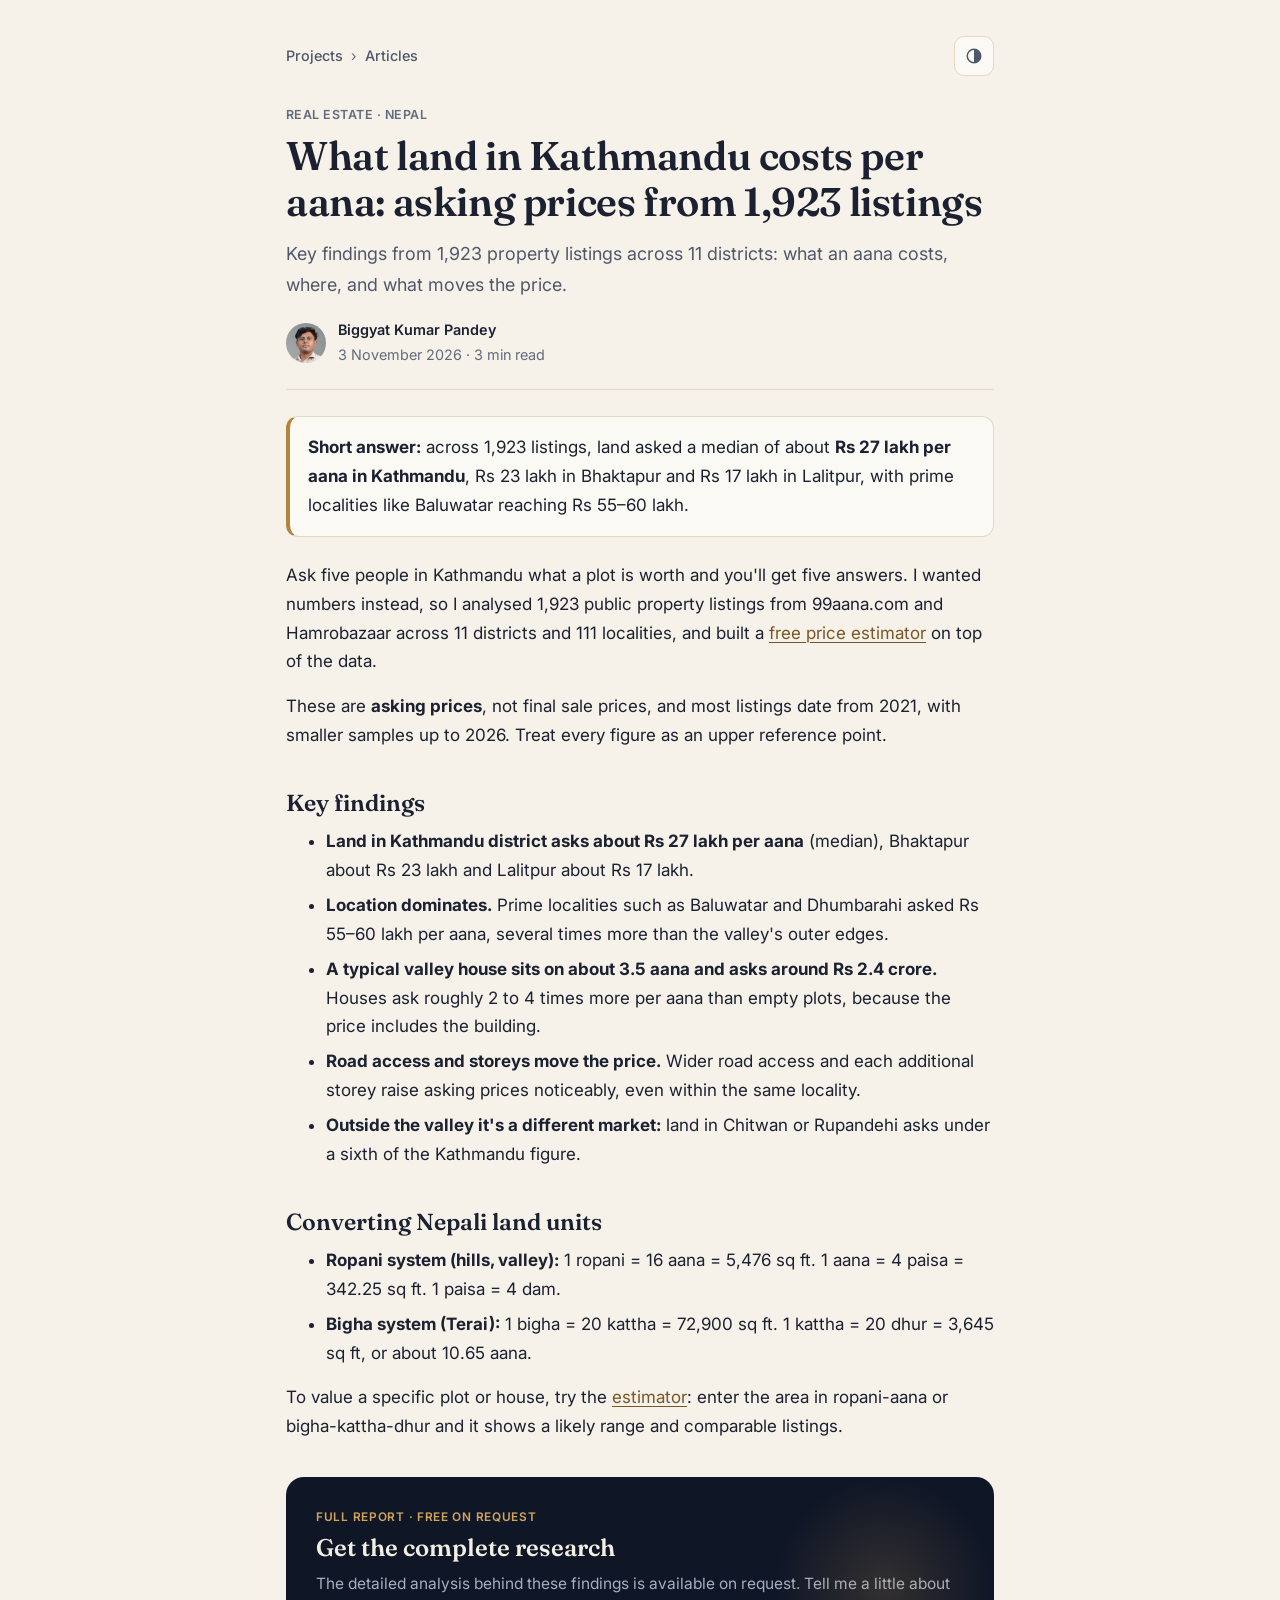
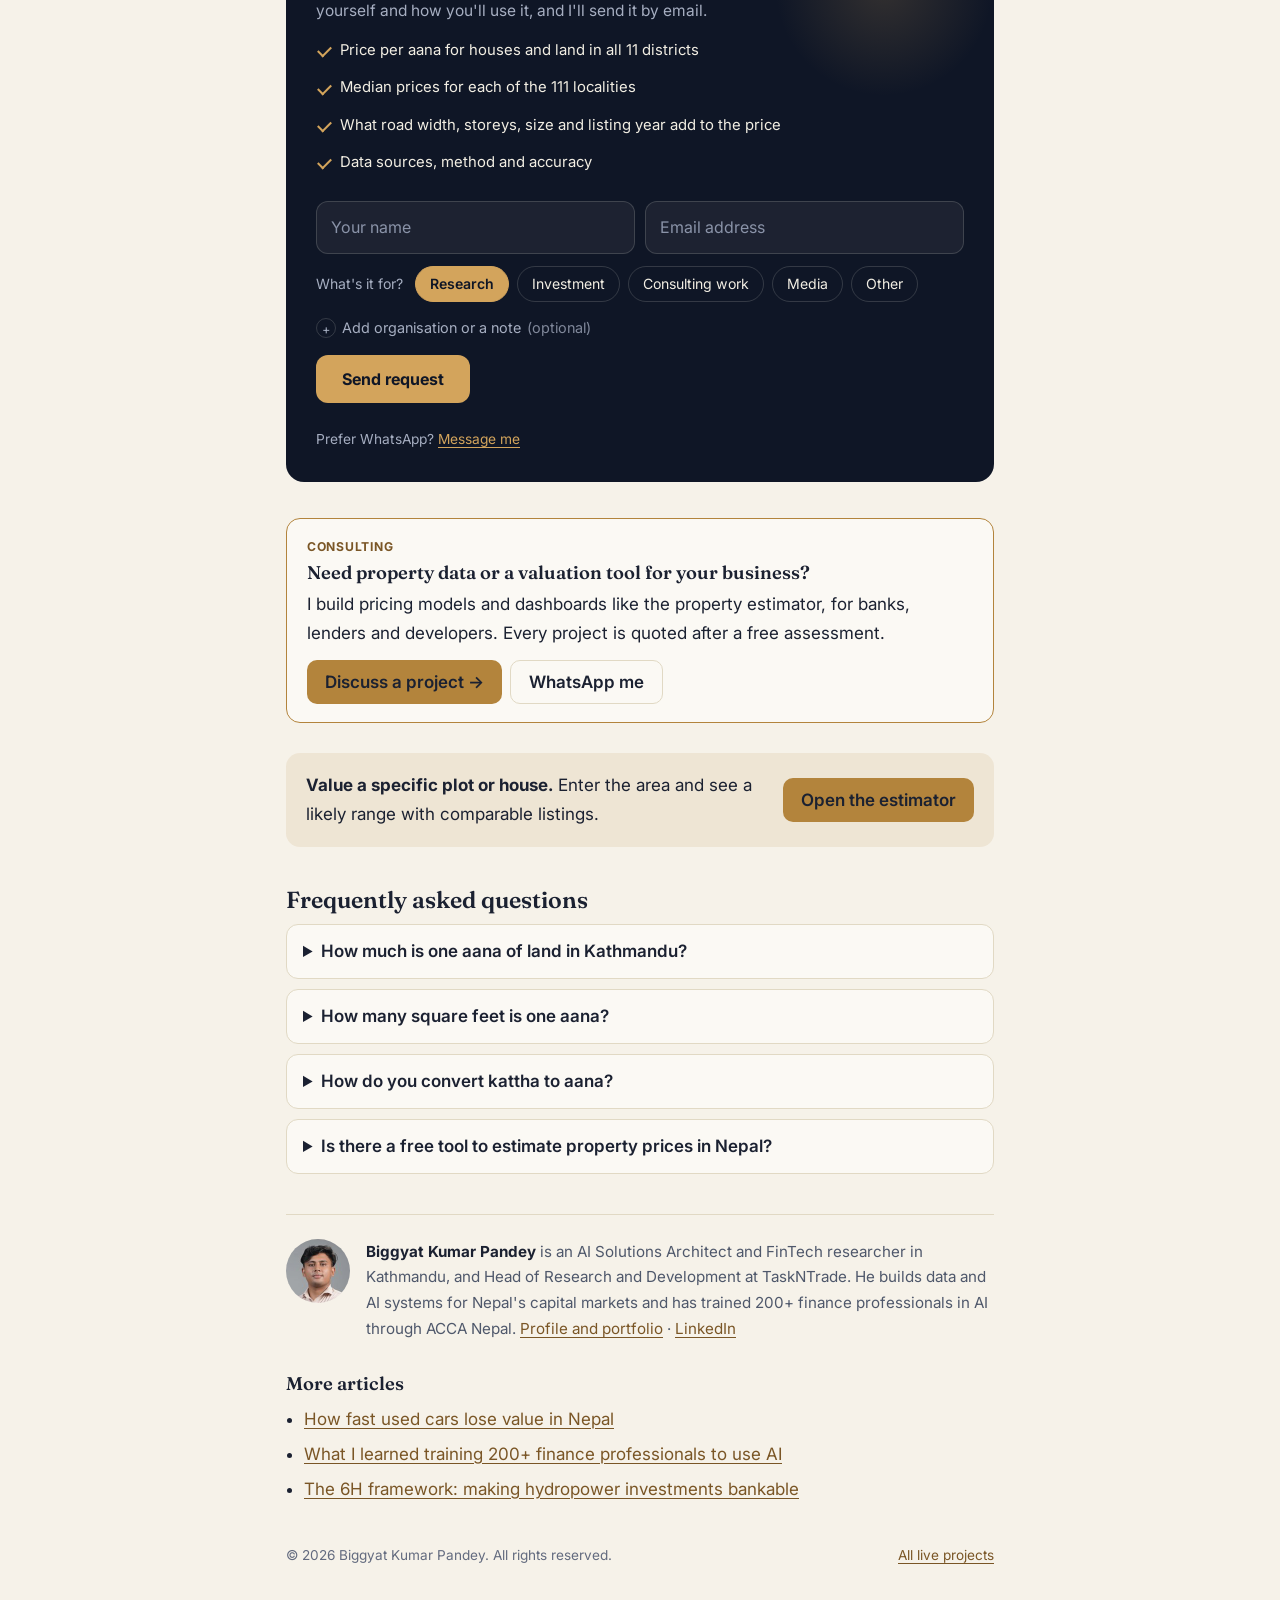
<file: articles/kathmandu-land-price-per-aana/index.html>
<!doctype html>
<html lang="en">
<head>
<meta charset="utf-8">
<meta name="viewport" content="width=device-width, initial-scale=1">
<title>Kathmandu Land Price per Aana (Data from 1,923 Listings) | Biggyat Kumar Pandey</title>
<meta name="description" content="Median asking price per aana for land and houses in Kathmandu, Lalitpur and Bhaktapur from 1,923 real listings, plus ropani-aana and bigha-kattha conversions.">
<link rel="canonical" href="https://blog.biggyatkumarpandey.com.np/articles/kathmandu-land-price-per-aana/">
<meta name="author" content="Biggyat Kumar Pandey">
<meta name="theme-color" content="#0F1626">
<link rel="icon" href="/favicon.ico" sizes="48x48">
<link rel="icon" href="/favicon.svg" type="image/svg+xml">
<link rel="apple-touch-icon" href="/apple-touch-icon.png">
<meta property="og:type" content="article">
<meta property="og:site_name" content="Biggyat Kumar Pandey">
<meta property="og:title" content="What land in Kathmandu costs per aana: asking prices from 1,923 listings">
<meta property="og:description" content="Median asking price per aana for land and houses in Kathmandu, Lalitpur and Bhaktapur from 1,923 real listings, plus ropani-aana and bigha-kattha conversions.">
<meta property="og:url" content="https://blog.biggyatkumarpandey.com.np/articles/kathmandu-land-price-per-aana/">
<meta property="og:image" content="https://blog.biggyatkumarpandey.com.np/img/og-image.jpg">
<meta property="article:published_time" content="2026-11-03">
<meta property="article:author" content="https://biggyatkumarpandey.com.np/">
<meta name="twitter:card" content="summary_large_image">
<meta name="twitter:title" content="What land in Kathmandu costs per aana: asking prices from 1,923 listings">
<meta name="twitter:description" content="Median asking price per aana for land and houses in Kathmandu, Lalitpur and Bhaktapur from 1,923 real listings, plus ropani-aana and bigha-kattha conversions.">
<meta name="twitter:image" content="https://blog.biggyatkumarpandey.com.np/img/og-image.jpg">
<script type="application/ld+json">
{
 "@context": "https://schema.org",
 "@graph": [
  {
   "@type": "BlogPosting",
   "@id": "https://blog.biggyatkumarpandey.com.np/articles/kathmandu-land-price-per-aana/#article",
   "headline": "What land in Kathmandu costs per aana: asking prices from 1,923 listings",
   "description": "Median asking price per aana for land and houses in Kathmandu, Lalitpur and Bhaktapur from 1,923 real listings, plus ropani-aana and bigha-kattha conversions.",
   "url": "https://blog.biggyatkumarpandey.com.np/articles/kathmandu-land-price-per-aana/",
   "mainEntityOfPage": "https://blog.biggyatkumarpandey.com.np/articles/kathmandu-land-price-per-aana/",
   "datePublished": "2026-11-03",
   "dateModified": "2026-11-03",
   "inLanguage": "en",
   "image": "https://blog.biggyatkumarpandey.com.np/img/og-image.jpg",
   "author": {
    "@type": "Person",
    "@id": "https://biggyatkumarpandey.com.np/#person",
    "name": "Biggyat Kumar Pandey",
    "url": "https://biggyatkumarpandey.com.np/",
    "jobTitle": "AI Solutions Architect and FinTech Researcher"
   },
   "publisher": {
    "@type": "Person",
    "@id": "https://biggyatkumarpandey.com.np/#person",
    "name": "Biggyat Kumar Pandey",
    "url": "https://biggyatkumarpandey.com.np/",
    "jobTitle": "AI Solutions Architect and FinTech Researcher"
   }
  },
  {
   "@type": "FAQPage",
   "mainEntity": [
    {
     "@type": "Question",
     "name": "How much is one aana of land in Kathmandu?",
     "acceptedAnswer": {
      "@type": "Answer",
      "text": "Across land listings in Kathmandu district, the median asking price was about Rs 27 lakh per aana. Prime localities such as Baluwatar and Dhumbarahi asked Rs 55 to 60 lakh. These are asking prices, which are usually above final sale prices."
     }
    },
    {
     "@type": "Question",
     "name": "How many square feet is one aana?",
     "acceptedAnswer": {
      "@type": "Answer",
      "text": "One aana is 342.25 square feet. There are 16 aana in a ropani (5,476 sq ft), and one aana is divided into 4 paisa."
     }
    },
    {
     "@type": "Question",
     "name": "How do you convert kattha to aana?",
     "acceptedAnswer": {
      "@type": "Answer",
      "text": "One kattha is 3,645 square feet, which is about 10.65 aana. One bigha is 20 kattha (72,900 sq ft)."
     }
    },
    {
     "@type": "Question",
     "name": "Is there a free tool to estimate property prices in Nepal?",
     "acceptedAnswer": {
      "@type": "Answer",
      "text": "Yes. The Nepal Property Price Estimator at blog.biggyatkumarpandey.com.np estimates the asking price of a house or land from the locality, area, road access and storeys, using 1,923 real listings."
     }
    }
   ]
  },
  {
   "@type": "BreadcrumbList",
   "itemListElement": [
    {
     "@type": "ListItem",
     "position": 1,
     "name": "Projects",
     "item": "https://blog.biggyatkumarpandey.com.np/"
    },
    {
     "@type": "ListItem",
     "position": 2,
     "name": "Articles",
     "item": "https://blog.biggyatkumarpandey.com.np/articles/"
    },
    {
     "@type": "ListItem",
     "position": 3,
     "name": "What land in Kathmandu costs per aana: asking prices from 1,923 listings",
     "item": "https://blog.biggyatkumarpandey.com.np/articles/kathmandu-land-price-per-aana/"
    }
   ]
  }
 ]
}
</script>
<link rel="preconnect" href="https://fonts.googleapis.com">
<link rel="preconnect" href="https://fonts.gstatic.com" crossorigin>
<link rel="stylesheet" href="https://fonts.googleapis.com/css2?family=Inter:wght@400;500;600;700&family=Fraunces:opsz,wght@9..144,600&display=swap" media="print" onload="this.media='all'">
<noscript><link rel="stylesheet" href="https://fonts.googleapis.com/css2?family=Inter:wght@400;500;600;700&family=Fraunces:opsz,wght@9..144,600&display=swap"></noscript>
<link rel="stylesheet" href="../article.css">
</head>
<body>
<div class="wrap">
  <div class="topbar">
    <nav class="crumbs" aria-label="Breadcrumb"><a href="/">Projects</a><span>›</span><a href="../">Articles</a></nav>
    <button class="theme" id="theme" type="button" aria-label="Toggle dark mode"><svg width="18" height="18" viewBox="0 0 24 24" aria-hidden="true"><circle cx="12" cy="12" r="9" fill="none" stroke="currentColor" stroke-width="2"/><path d="M12 3a9 9 0 0 1 0 18z" fill="currentColor"/></svg></button>
  </div>
  <article>
    <p class="kicker">Real estate · Nepal</p>
    <h1>What land in Kathmandu costs per aana: asking prices from 1,923 listings</h1>
    <p class="dek">Key findings from 1,923 property listings across 11 districts: what an aana costs, where, and what moves the price.</p>
    <div class="byline"><img src="/img/profile-128.jpg" alt="" width="40" height="40"><div><a href="https://biggyatkumarpandey.com.np/" rel="author">Biggyat Kumar Pandey</a><br><time datetime="2026-11-03">3 November 2026</time> · 3 min read</div></div>
    <div class="answer"><p><strong>Short answer:</strong> across 1,923 listings, land asked a median of about <strong>Rs 27 lakh per aana in Kathmandu</strong>, Rs 23 lakh in Bhaktapur and Rs 17 lakh in Lalitpur, with prime localities like Baluwatar reaching Rs 55–60 lakh.</p></div>

    <p>Ask five people in Kathmandu what a plot is worth and you'll get five answers. I wanted numbers instead, so I analysed 1,923 public property listings from 99aana.com and Hamrobazaar across 11 districts and 111 localities, and built a <a href="/nepal-property-price-estimator/">free price estimator</a> on top of the data.</p>
    <p>These are <strong>asking prices</strong>, not final sale prices, and most listings date from 2021, with smaller samples up to 2026. Treat every figure as an upper reference point.</p>

    <h2>Key findings</h2>
    <ul>
      <li><strong>Land in Kathmandu district asks about Rs 27 lakh per aana</strong> (median), Bhaktapur about Rs 23 lakh and Lalitpur about Rs 17 lakh.</li>
      <li><strong>Location dominates.</strong> Prime localities such as Baluwatar and Dhumbarahi asked Rs 55–60 lakh per aana, several times more than the valley's outer edges.</li>
      <li><strong>A typical valley house sits on about 3.5 aana and asks around Rs 2.4 crore.</strong> Houses ask roughly 2 to 4 times more per aana than empty plots, because the price includes the building.</li>
      <li><strong>Road access and storeys move the price.</strong> Wider road access and each additional storey raise asking prices noticeably, even within the same locality.</li>
      <li><strong>Outside the valley it's a different market:</strong> land in Chitwan or Rupandehi asks under a sixth of the Kathmandu figure.</li>
    </ul>

    <h2>Converting Nepali land units</h2>
    <ul>
      <li><strong>Ropani system (hills, valley):</strong> 1 ropani = 16 aana = 5,476 sq ft. 1 aana = 4 paisa = 342.25 sq ft. 1 paisa = 4 dam.</li>
      <li><strong>Bigha system (Terai):</strong> 1 bigha = 20 kattha = 72,900 sq ft. 1 kattha = 20 dhur = 3,645 sq ft, or about 10.65 aana.</li>
    </ul>
    <p>To value a specific plot or house, try the <a href="/nepal-property-price-estimator/">estimator</a>: enter the area in ropani-aana or bigha-kattha-dhur and it shows a likely range and comparable listings.</p>

    <section class="request" id="request" aria-labelledby="request-title">
      <p class="req-kicker">Full report · free on request</p>
      <h2 id="request-title">Get the complete research</h2>
      <p class="req-sub">The detailed analysis behind these findings is available on request. Tell me a little about yourself and how you'll use it, and I'll send it by email.</p>
      <ul class="req-incl"><li>Price per aana for houses and land in all 11 districts</li><li>Median prices for each of the 111 localities</li><li>What road width, storeys, size and listing year add to the price</li><li>Data sources, method and accuracy</li></ul>
      <form class="req-form" data-title="Kathmandu land and house prices per aana" novalidate>
        <div class="req-row">
          <input name="name" autocomplete="name" placeholder="Your name" aria-label="Your name" required>
          <input name="email" type="email" autocomplete="email" placeholder="Email address" aria-label="Email address" required>
        </div>
        <div class="req-purpose" role="radiogroup" aria-label="What is it for?"><span class="req-q">What's it for?</span><label class="pill"><input type="radio" name="purpose" value="Research" checked><span>Research</span></label><label class="pill"><input type="radio" name="purpose" value="Investment"><span>Investment</span></label><label class="pill"><input type="radio" name="purpose" value="Consulting"><span>Consulting work</span></label><label class="pill"><input type="radio" name="purpose" value="Media"><span>Media</span></label><label class="pill"><input type="radio" name="purpose" value="Other"><span>Other</span></label></div>
        <details class="req-more"><summary>Add organisation or a note <span>(optional)</span></summary>
          <input name="org" autocomplete="organization" placeholder="Organisation" aria-label="Organisation">
          <textarea name="message" rows="3" placeholder="Anything I should know?" aria-label="Note"></textarea>
        </details>
        <input class="req-hp" name="website" tabindex="-1" autocomplete="off" aria-hidden="true">
        <button class="req-btn" type="submit">Send request</button>
        <p class="req-status" role="status" aria-live="polite"></p>
        <p class="req-alt">Prefer WhatsApp? <a href="https://wa.me/9779818074225?text=Hi%20Biggyat%2C%20I%27d%20like%20to%20request%20the%20full%20report%3A%20Kathmandu%20land%20and%20house%20prices%20per%20aana.">Message me</a></p>
      </form>
      <div class="req-done" hidden>
        <div class="req-check" aria-hidden="true">✓</div>
        <h3>Request sent</h3>
        <p>Thanks, <span class="req-name"></span>. I'll email the report to <strong class="req-mail"></strong>, usually within one or two working days.</p>
      </div>
    </section>
    <aside class="hire" style="margin:20px 0;padding:18px 20px;border:1px solid var(--accent);border-radius:14px;background:var(--card)"><p style="margin:0 0 4px;font-size:.76rem;font-weight:700;letter-spacing:.06em;text-transform:uppercase;color:var(--accent-text)">Consulting</p><h2 style="margin:0 0 6px;font-size:1.15rem">Need property data or a valuation tool for your business?</h2><p style="margin:0 0 12px">I build pricing models and dashboards like the property estimator, for banks, lenders and developers. Every project is quoted after a free assessment.</p><p style="margin:0;display:flex;flex-wrap:wrap;gap:8px"><a href="/?ref=article-kathmandu-land-price-per-aana#consulting" style="display:inline-flex;align-items:center;min-height:44px;padding:0 18px;border-radius:10px;background:var(--accent);color:#1B2131;font-weight:600;text-decoration:none">Discuss a project →</a><a href="/go/whatsapp/?s=general" style="display:inline-flex;align-items:center;min-height:44px;padding:0 18px;border-radius:10px;border:1px solid var(--border);font-weight:600;text-decoration:none;color:inherit">WhatsApp me</a></p></aside>

    <div class="cta"><p><strong>Value a specific plot or house.</strong> Enter the area and see a likely range with comparable listings.</p><a class="btn" href="/nepal-property-price-estimator/">Open the estimator</a></div>
    <section class="faq">
      <h2>Frequently asked questions</h2>
<details><summary>How much is one aana of land in Kathmandu?</summary><p>Across land listings in Kathmandu district, the median asking price was about Rs 27 lakh per aana. Prime localities such as Baluwatar and Dhumbarahi asked Rs 55 to 60 lakh. These are asking prices, which are usually above final sale prices.</p></details>
<details><summary>How many square feet is one aana?</summary><p>One aana is 342.25 square feet. There are 16 aana in a ropani (5,476 sq ft), and one aana is divided into 4 paisa.</p></details>
<details><summary>How do you convert kattha to aana?</summary><p>One kattha is 3,645 square feet, which is about 10.65 aana. One bigha is 20 kattha (72,900 sq ft).</p></details>
<details><summary>Is there a free tool to estimate property prices in Nepal?</summary><p>Yes. The Nepal Property Price Estimator at blog.biggyatkumarpandey.com.np estimates the asking price of a house or land from the locality, area, road access and storeys, using 1,923 real listings.</p></details>
    </section>
    <div class="author"><img src="/img/profile-128.jpg" alt="Biggyat Kumar Pandey" width="64" height="64"><div><strong>Biggyat Kumar Pandey</strong> is an AI Solutions Architect and FinTech researcher in Kathmandu, and Head of Research and Development at TaskNTrade. He builds data and AI systems for Nepal's capital markets and has trained 200+ finance professionals in AI through ACCA Nepal. <a href="https://biggyatkumarpandey.com.np/">Profile and portfolio</a> · <a href="https://www.linkedin.com/in/biggyat-kumar-pandey">LinkedIn</a></div></div>
  </article>
  <nav class="more" aria-label="More articles"><h2>More articles</h2><ul>
<li><a href="../used-car-depreciation-nepal/">How fast used cars lose value in Nepal</a></li>
<li><a href="../ai-for-finance-teams-nepal/">What I learned training 200+ finance professionals to use AI</a></li>
<li><a href="../6h-hydropower-investment-framework/">The 6H framework: making hydropower investments bankable</a></li>
  </ul></nav>
  <footer><span>© 2026 Biggyat Kumar Pandey. All rights reserved.</span><a href="/">All live projects</a></footer>
</div>
<script>
  (function () {
    const f = document.querySelector(".req-form"); if (!f) return;
    const shown = Date.now(), status = f.querySelector(".req-status"), btn = f.querySelector(".req-btn");
    const fallback = (d) => "mailto:hello@biggyatkumarpandey.com.np?subject=" + encodeURIComponent("Full report request: " + f.dataset.title) + "&body=" + encodeURIComponent("Name: " + d.name + "\nEmail: " + d.email + "\nOrganisation: " + (d.org || "-") + "\nPurpose: " + d.purpose + "\n\n" + (d.message || ""));
    f.addEventListener("submit", async (e) => {
      e.preventDefault();
      const d = Object.fromEntries(new FormData(f));
      if (!d.name.trim() || !/^[^@\s]+@[^@\s]+\.[^@\s]{2,}$/.test(d.email.trim())) { status.textContent = "Please add your name and a valid email address."; status.className = "req-status err"; return; }
      btn.disabled = true; btn.textContent = "Sending…"; status.textContent = ""; status.className = "req-status";
      try {
        const r = await fetch("https://biggyatkumarpandey.com.np/api/request", { method: "POST", headers: { "Content-Type": "application/json" },
          body: JSON.stringify({ ...d, report: f.dataset.title, page: location.href, elapsed: Date.now() - shown }) });
        const out = await r.json().catch(() => ({}));
        if (!r.ok || !out.ok) throw new Error(out.error || "failed");
        const done = f.parentElement.querySelector(".req-done");
        done.querySelector(".req-name").textContent = d.name.trim().split(" ")[0];
        done.querySelector(".req-mail").textContent = d.email.trim();
        f.hidden = true; done.hidden = false; done.focus && done.setAttribute("tabindex", "-1"); done.focus();
      } catch (err) {
        btn.disabled = false; btn.textContent = "Send request";
        status.className = "req-status err";
        status.innerHTML = "Couldn't send right now. <a href=\"" + fallback(d) + "\">Email me instead</a>.";
      }
    });
  })();
  (function () {
    const root = document.documentElement, btn = document.getElementById("theme");
    let saved = null; try { saved = localStorage.getItem("theme"); } catch (e) {}
    if (saved) root.dataset.theme = saved;
    const isDark = () => root.dataset.theme ? root.dataset.theme === "dark" : matchMedia("(prefers-color-scheme: dark)").matches;
    btn.addEventListener("click", () => { root.dataset.theme = isDark() ? "light" : "dark"; try { localStorage.setItem("theme", root.dataset.theme); } catch (e) {} });
  })();
</script>
<!-- Cloudflare Web Analytics --><script type='module' src='https://static.cloudflareinsights.com/beacon.min.js' data-cf-beacon='{"token": "fd97ec722df2403296b1214b6654de0b"}'></script><!-- End Cloudflare Web Analytics -->
</body>
</html>
</file>
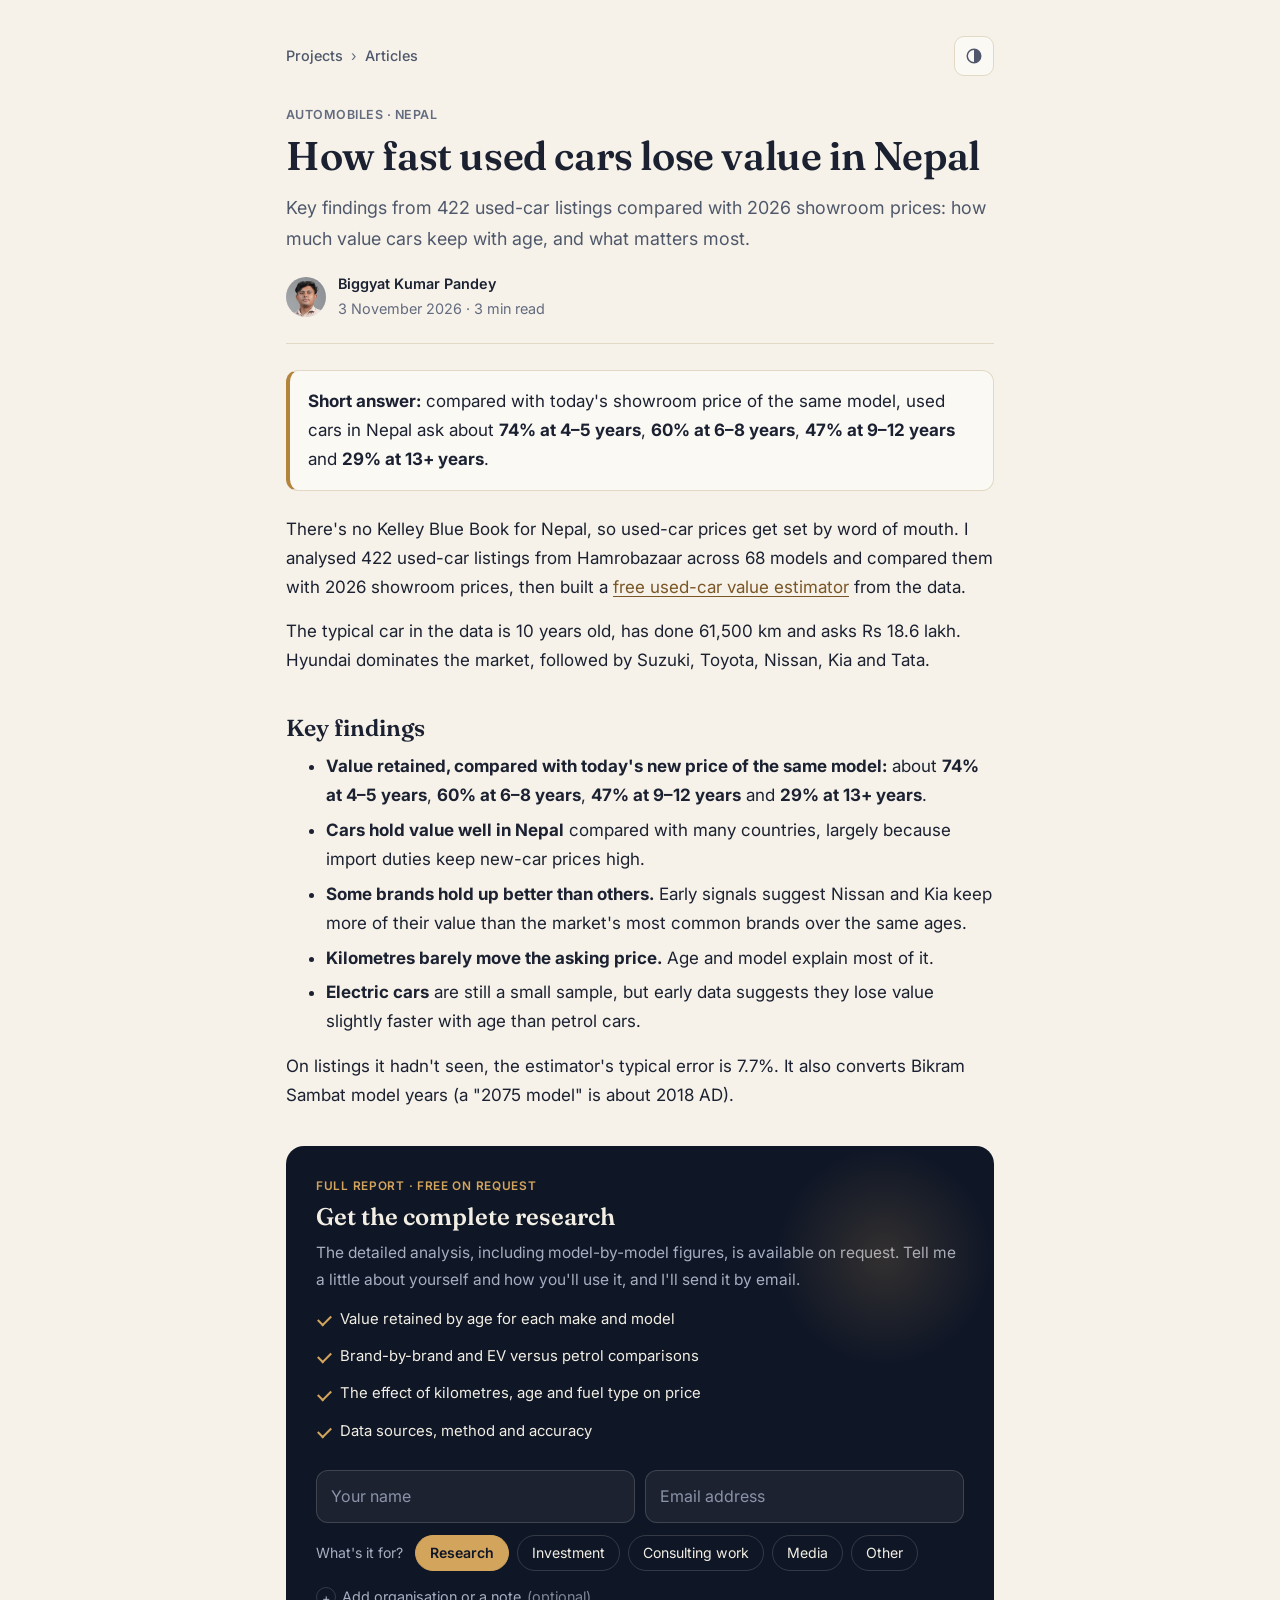
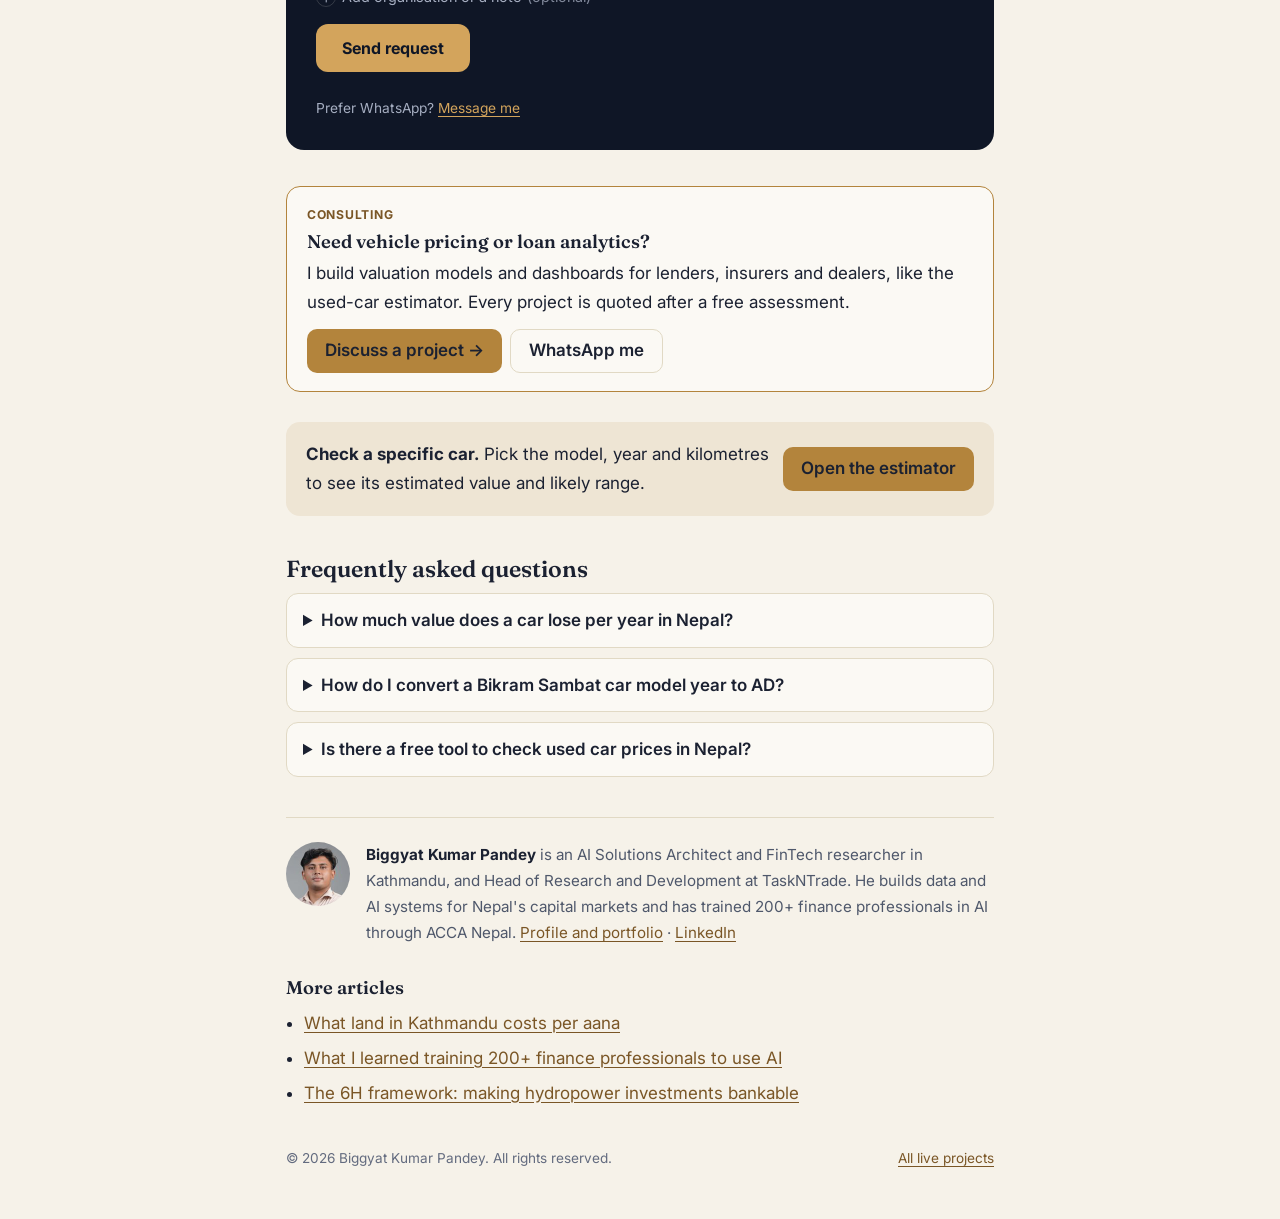
<file: articles/used-car-depreciation-nepal/index.html>
<!doctype html>
<html lang="en">
<head>
<meta charset="utf-8">
<meta name="viewport" content="width=device-width, initial-scale=1">
<title>Used Car Depreciation in Nepal by Age (422 Listings) | Biggyat Kumar Pandey</title>
<meta name="description" content="How much of its new price a used car keeps in Nepal by age, from 422 Hamrobazaar listings compared with 2026 showroom prices.">
<link rel="canonical" href="https://blog.biggyatkumarpandey.com.np/articles/used-car-depreciation-nepal/">
<meta name="author" content="Biggyat Kumar Pandey">
<meta name="theme-color" content="#0F1626">
<link rel="icon" href="/favicon.ico" sizes="48x48">
<link rel="icon" href="/favicon.svg" type="image/svg+xml">
<link rel="apple-touch-icon" href="/apple-touch-icon.png">
<meta property="og:type" content="article">
<meta property="og:site_name" content="Biggyat Kumar Pandey">
<meta property="og:title" content="How fast used cars lose value in Nepal">
<meta property="og:description" content="How much of its new price a used car keeps in Nepal by age, from 422 Hamrobazaar listings compared with 2026 showroom prices.">
<meta property="og:url" content="https://blog.biggyatkumarpandey.com.np/articles/used-car-depreciation-nepal/">
<meta property="og:image" content="https://blog.biggyatkumarpandey.com.np/img/og-image.jpg">
<meta property="article:published_time" content="2026-11-03">
<meta property="article:author" content="https://biggyatkumarpandey.com.np/">
<meta name="twitter:card" content="summary_large_image">
<meta name="twitter:title" content="How fast used cars lose value in Nepal">
<meta name="twitter:description" content="How much of its new price a used car keeps in Nepal by age, from 422 Hamrobazaar listings compared with 2026 showroom prices.">
<meta name="twitter:image" content="https://blog.biggyatkumarpandey.com.np/img/og-image.jpg">
<script type="application/ld+json">
{
 "@context": "https://schema.org",
 "@graph": [
  {
   "@type": "BlogPosting",
   "@id": "https://blog.biggyatkumarpandey.com.np/articles/used-car-depreciation-nepal/#article",
   "headline": "How fast used cars lose value in Nepal",
   "description": "How much of its new price a used car keeps in Nepal by age, from 422 Hamrobazaar listings compared with 2026 showroom prices.",
   "url": "https://blog.biggyatkumarpandey.com.np/articles/used-car-depreciation-nepal/",
   "mainEntityOfPage": "https://blog.biggyatkumarpandey.com.np/articles/used-car-depreciation-nepal/",
   "datePublished": "2026-11-03",
   "dateModified": "2026-11-03",
   "inLanguage": "en",
   "image": "https://blog.biggyatkumarpandey.com.np/img/og-image.jpg",
   "author": {
    "@type": "Person",
    "@id": "https://biggyatkumarpandey.com.np/#person",
    "name": "Biggyat Kumar Pandey",
    "url": "https://biggyatkumarpandey.com.np/",
    "jobTitle": "AI Solutions Architect and FinTech Researcher"
   },
   "publisher": {
    "@type": "Person",
    "@id": "https://biggyatkumarpandey.com.np/#person",
    "name": "Biggyat Kumar Pandey",
    "url": "https://biggyatkumarpandey.com.np/",
    "jobTitle": "AI Solutions Architect and FinTech Researcher"
   }
  },
  {
   "@type": "FAQPage",
   "mainEntity": [
    {
     "@type": "Question",
     "name": "How much value does a car lose per year in Nepal?",
     "acceptedAnswer": {
      "@type": "Answer",
      "text": "Compared with today's showroom price of the same model, used cars in Nepal ask about 74% at 4 to 5 years old, 60% at 6 to 8 years, 47% at 9 to 12 years, and 29% at 13 years or older."
     }
    },
    {
     "@type": "Question",
     "name": "How do I convert a Bikram Sambat car model year to AD?",
     "acceptedAnswer": {
      "@type": "Answer",
      "text": "Subtract about 57 years: a 2075 BS model is roughly 2018 AD. The Nepali year starts in mid-April, so the exact AD year can differ by one."
     }
    },
    {
     "@type": "Question",
     "name": "Is there a free tool to check used car prices in Nepal?",
     "acceptedAnswer": {
      "@type": "Answer",
      "text": "Yes. The Nepal Used Car Value Estimator at blog.biggyatkumarpandey.com.np values a used car from real listings across 68 models, with a typical error of 7.7%."
     }
    }
   ]
  },
  {
   "@type": "BreadcrumbList",
   "itemListElement": [
    {
     "@type": "ListItem",
     "position": 1,
     "name": "Projects",
     "item": "https://blog.biggyatkumarpandey.com.np/"
    },
    {
     "@type": "ListItem",
     "position": 2,
     "name": "Articles",
     "item": "https://blog.biggyatkumarpandey.com.np/articles/"
    },
    {
     "@type": "ListItem",
     "position": 3,
     "name": "How fast used cars lose value in Nepal",
     "item": "https://blog.biggyatkumarpandey.com.np/articles/used-car-depreciation-nepal/"
    }
   ]
  }
 ]
}
</script>
<link rel="preconnect" href="https://fonts.googleapis.com">
<link rel="preconnect" href="https://fonts.gstatic.com" crossorigin>
<link rel="stylesheet" href="https://fonts.googleapis.com/css2?family=Inter:wght@400;500;600;700&family=Fraunces:opsz,wght@9..144,600&display=swap" media="print" onload="this.media='all'">
<noscript><link rel="stylesheet" href="https://fonts.googleapis.com/css2?family=Inter:wght@400;500;600;700&family=Fraunces:opsz,wght@9..144,600&display=swap"></noscript>
<link rel="stylesheet" href="../article.css">
</head>
<body>
<div class="wrap">
  <div class="topbar">
    <nav class="crumbs" aria-label="Breadcrumb"><a href="/">Projects</a><span>›</span><a href="../">Articles</a></nav>
    <button class="theme" id="theme" type="button" aria-label="Toggle dark mode"><svg width="18" height="18" viewBox="0 0 24 24" aria-hidden="true"><circle cx="12" cy="12" r="9" fill="none" stroke="currentColor" stroke-width="2"/><path d="M12 3a9 9 0 0 1 0 18z" fill="currentColor"/></svg></button>
  </div>
  <article>
    <p class="kicker">Automobiles · Nepal</p>
    <h1>How fast used cars lose value in Nepal</h1>
    <p class="dek">Key findings from 422 used-car listings compared with 2026 showroom prices: how much value cars keep with age, and what matters most.</p>
    <div class="byline"><img src="/img/profile-128.jpg" alt="" width="40" height="40"><div><a href="https://biggyatkumarpandey.com.np/" rel="author">Biggyat Kumar Pandey</a><br><time datetime="2026-11-03">3 November 2026</time> · 3 min read</div></div>
    <div class="answer"><p><strong>Short answer:</strong> compared with today's showroom price of the same model, used cars in Nepal ask about <strong>74% at 4–5 years</strong>, <strong>60% at 6–8 years</strong>, <strong>47% at 9–12 years</strong> and <strong>29% at 13+ years</strong>.</p></div>

    <p>There's no Kelley Blue Book for Nepal, so used-car prices get set by word of mouth. I analysed 422 used-car listings from Hamrobazaar across 68 models and compared them with 2026 showroom prices, then built a <a href="/nepal-used-car-value-estimator/web/">free used-car value estimator</a> from the data.</p>
    <p>The typical car in the data is 10 years old, has done 61,500 km and asks Rs 18.6 lakh. Hyundai dominates the market, followed by Suzuki, Toyota, Nissan, Kia and Tata.</p>

    <h2>Key findings</h2>
    <ul>
      <li><strong>Value retained, compared with today's new price of the same model:</strong> about <strong>74% at 4–5 years</strong>, <strong>60% at 6–8 years</strong>, <strong>47% at 9–12 years</strong> and <strong>29% at 13+ years</strong>.</li>
      <li><strong>Cars hold value well in Nepal</strong> compared with many countries, largely because import duties keep new-car prices high.</li>
      <li><strong>Some brands hold up better than others.</strong> Early signals suggest Nissan and Kia keep more of their value than the market's most common brands over the same ages.</li>
      <li><strong>Kilometres barely move the asking price.</strong> Age and model explain most of it.</li>
      <li><strong>Electric cars</strong> are still a small sample, but early data suggests they lose value slightly faster with age than petrol cars.</li>
    </ul>
    <p>On listings it hadn't seen, the estimator's typical error is 7.7%. It also converts Bikram Sambat model years (a "2075 model" is about 2018 AD).</p>

    <section class="request" id="request" aria-labelledby="request-title">
      <p class="req-kicker">Full report · free on request</p>
      <h2 id="request-title">Get the complete research</h2>
      <p class="req-sub">The detailed analysis, including model-by-model figures, is available on request. Tell me a little about yourself and how you'll use it, and I'll send it by email.</p>
      <ul class="req-incl"><li>Value retained by age for each make and model</li><li>Brand-by-brand and EV versus petrol comparisons</li><li>The effect of kilometres, age and fuel type on price</li><li>Data sources, method and accuracy</li></ul>
      <form class="req-form" data-title="Used car depreciation in Nepal" novalidate>
        <div class="req-row">
          <input name="name" autocomplete="name" placeholder="Your name" aria-label="Your name" required>
          <input name="email" type="email" autocomplete="email" placeholder="Email address" aria-label="Email address" required>
        </div>
        <div class="req-purpose" role="radiogroup" aria-label="What is it for?"><span class="req-q">What's it for?</span><label class="pill"><input type="radio" name="purpose" value="Research" checked><span>Research</span></label><label class="pill"><input type="radio" name="purpose" value="Investment"><span>Investment</span></label><label class="pill"><input type="radio" name="purpose" value="Consulting"><span>Consulting work</span></label><label class="pill"><input type="radio" name="purpose" value="Media"><span>Media</span></label><label class="pill"><input type="radio" name="purpose" value="Other"><span>Other</span></label></div>
        <details class="req-more"><summary>Add organisation or a note <span>(optional)</span></summary>
          <input name="org" autocomplete="organization" placeholder="Organisation" aria-label="Organisation">
          <textarea name="message" rows="3" placeholder="Anything I should know?" aria-label="Note"></textarea>
        </details>
        <input class="req-hp" name="website" tabindex="-1" autocomplete="off" aria-hidden="true">
        <button class="req-btn" type="submit">Send request</button>
        <p class="req-status" role="status" aria-live="polite"></p>
        <p class="req-alt">Prefer WhatsApp? <a href="https://wa.me/9779818074225?text=Hi%20Biggyat%2C%20I%27d%20like%20to%20request%20the%20full%20report%3A%20Used%20car%20depreciation%20in%20Nepal.">Message me</a></p>
      </form>
      <div class="req-done" hidden>
        <div class="req-check" aria-hidden="true">✓</div>
        <h3>Request sent</h3>
        <p>Thanks, <span class="req-name"></span>. I'll email the report to <strong class="req-mail"></strong>, usually within one or two working days.</p>
      </div>
    </section>
    <aside class="hire" style="margin:20px 0;padding:18px 20px;border:1px solid var(--accent);border-radius:14px;background:var(--card)"><p style="margin:0 0 4px;font-size:.76rem;font-weight:700;letter-spacing:.06em;text-transform:uppercase;color:var(--accent-text)">Consulting</p><h2 style="margin:0 0 6px;font-size:1.15rem">Need vehicle pricing or loan analytics?</h2><p style="margin:0 0 12px">I build valuation models and dashboards for lenders, insurers and dealers, like the used-car estimator. Every project is quoted after a free assessment.</p><p style="margin:0;display:flex;flex-wrap:wrap;gap:8px"><a href="/?ref=article-used-car-depreciation-nepal#consulting" style="display:inline-flex;align-items:center;min-height:44px;padding:0 18px;border-radius:10px;background:var(--accent);color:#1B2131;font-weight:600;text-decoration:none">Discuss a project →</a><a href="/go/whatsapp/?s=general" style="display:inline-flex;align-items:center;min-height:44px;padding:0 18px;border-radius:10px;border:1px solid var(--border);font-weight:600;text-decoration:none;color:inherit">WhatsApp me</a></p></aside>

    <div class="cta"><p><strong>Check a specific car.</strong> Pick the model, year and kilometres to see its estimated value and likely range.</p><a class="btn" href="/nepal-used-car-value-estimator/web/">Open the estimator</a></div>
    <section class="faq">
      <h2>Frequently asked questions</h2>
<details><summary>How much value does a car lose per year in Nepal?</summary><p>Compared with today's showroom price of the same model, used cars in Nepal ask about 74% at 4 to 5 years old, 60% at 6 to 8 years, 47% at 9 to 12 years, and 29% at 13 years or older.</p></details>
<details><summary>How do I convert a Bikram Sambat car model year to AD?</summary><p>Subtract about 57 years: a 2075 BS model is roughly 2018 AD. The Nepali year starts in mid-April, so the exact AD year can differ by one.</p></details>
<details><summary>Is there a free tool to check used car prices in Nepal?</summary><p>Yes. The Nepal Used Car Value Estimator at blog.biggyatkumarpandey.com.np values a used car from real listings across 68 models, with a typical error of 7.7%.</p></details>
    </section>
    <div class="author"><img src="/img/profile-128.jpg" alt="Biggyat Kumar Pandey" width="64" height="64"><div><strong>Biggyat Kumar Pandey</strong> is an AI Solutions Architect and FinTech researcher in Kathmandu, and Head of Research and Development at TaskNTrade. He builds data and AI systems for Nepal's capital markets and has trained 200+ finance professionals in AI through ACCA Nepal. <a href="https://biggyatkumarpandey.com.np/">Profile and portfolio</a> · <a href="https://www.linkedin.com/in/biggyat-kumar-pandey">LinkedIn</a></div></div>
  </article>
  <nav class="more" aria-label="More articles"><h2>More articles</h2><ul>
<li><a href="../kathmandu-land-price-per-aana/">What land in Kathmandu costs per aana</a></li>
<li><a href="../ai-for-finance-teams-nepal/">What I learned training 200+ finance professionals to use AI</a></li>
<li><a href="../6h-hydropower-investment-framework/">The 6H framework: making hydropower investments bankable</a></li>
  </ul></nav>
  <footer><span>© 2026 Biggyat Kumar Pandey. All rights reserved.</span><a href="/">All live projects</a></footer>
</div>
<script>
  (function () {
    const f = document.querySelector(".req-form"); if (!f) return;
    const shown = Date.now(), status = f.querySelector(".req-status"), btn = f.querySelector(".req-btn");
    const fallback = (d) => "mailto:hello@biggyatkumarpandey.com.np?subject=" + encodeURIComponent("Full report request: " + f.dataset.title) + "&body=" + encodeURIComponent("Name: " + d.name + "\nEmail: " + d.email + "\nOrganisation: " + (d.org || "-") + "\nPurpose: " + d.purpose + "\n\n" + (d.message || ""));
    f.addEventListener("submit", async (e) => {
      e.preventDefault();
      const d = Object.fromEntries(new FormData(f));
      if (!d.name.trim() || !/^[^@\s]+@[^@\s]+\.[^@\s]{2,}$/.test(d.email.trim())) { status.textContent = "Please add your name and a valid email address."; status.className = "req-status err"; return; }
      btn.disabled = true; btn.textContent = "Sending…"; status.textContent = ""; status.className = "req-status";
      try {
        const r = await fetch("https://biggyatkumarpandey.com.np/api/request", { method: "POST", headers: { "Content-Type": "application/json" },
          body: JSON.stringify({ ...d, report: f.dataset.title, page: location.href, elapsed: Date.now() - shown }) });
        const out = await r.json().catch(() => ({}));
        if (!r.ok || !out.ok) throw new Error(out.error || "failed");
        const done = f.parentElement.querySelector(".req-done");
        done.querySelector(".req-name").textContent = d.name.trim().split(" ")[0];
        done.querySelector(".req-mail").textContent = d.email.trim();
        f.hidden = true; done.hidden = false; done.focus && done.setAttribute("tabindex", "-1"); done.focus();
      } catch (err) {
        btn.disabled = false; btn.textContent = "Send request";
        status.className = "req-status err";
        status.innerHTML = "Couldn't send right now. <a href=\"" + fallback(d) + "\">Email me instead</a>.";
      }
    });
  })();
  (function () {
    const root = document.documentElement, btn = document.getElementById("theme");
    let saved = null; try { saved = localStorage.getItem("theme"); } catch (e) {}
    if (saved) root.dataset.theme = saved;
    const isDark = () => root.dataset.theme ? root.dataset.theme === "dark" : matchMedia("(prefers-color-scheme: dark)").matches;
    btn.addEventListener("click", () => { root.dataset.theme = isDark() ? "light" : "dark"; try { localStorage.setItem("theme", root.dataset.theme); } catch (e) {} });
  })();
</script>
<!-- Cloudflare Web Analytics --><script type='module' src='https://static.cloudflareinsights.com/beacon.min.js' data-cf-beacon='{"token": "fd97ec722df2403296b1214b6654de0b"}'></script><!-- End Cloudflare Web Analytics -->
</body>
</html>
</file>
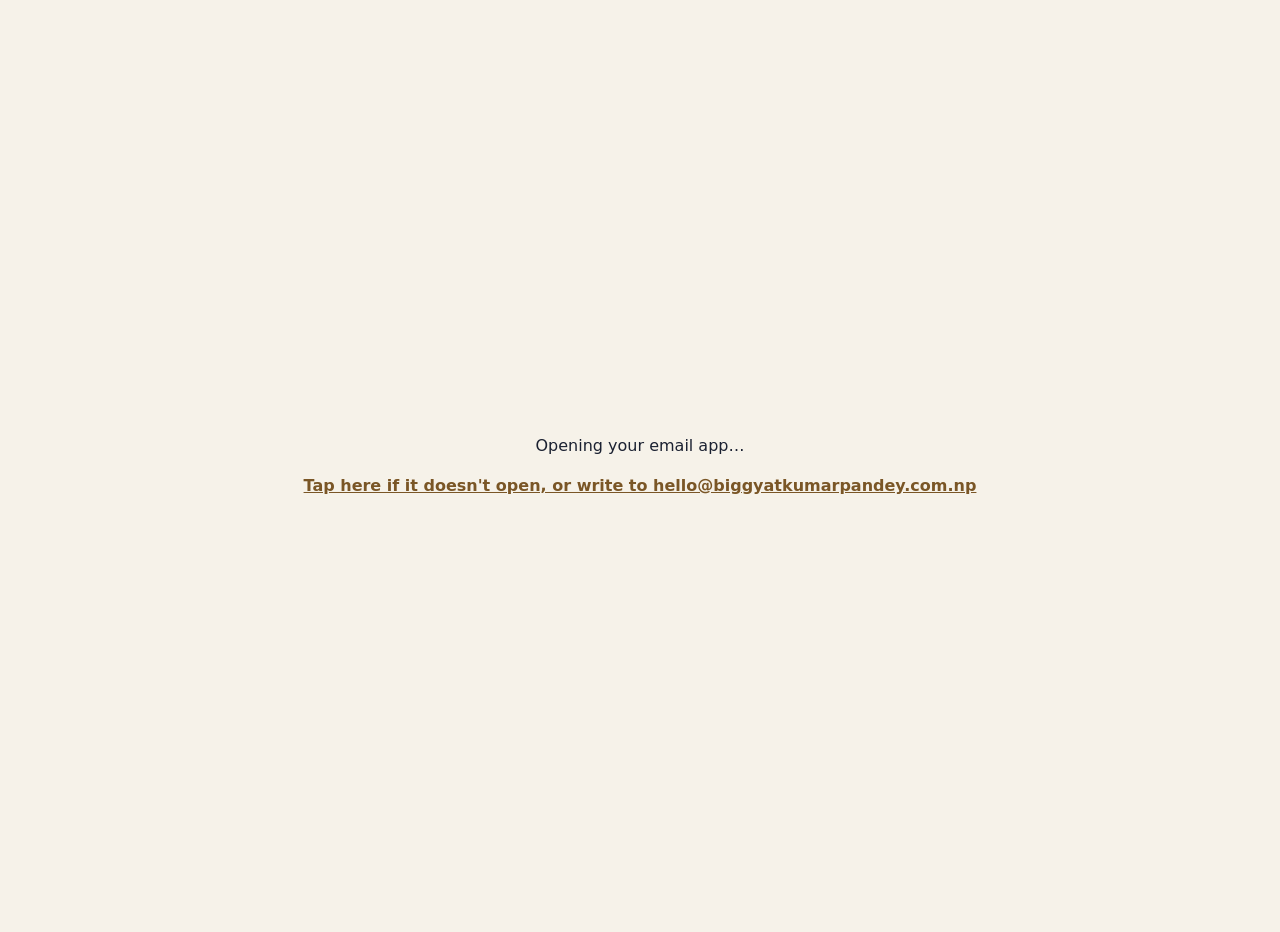
<file: go/email/index.html>
<!doctype html>
<html lang="en">
<head>
<meta charset="utf-8">
<meta name="viewport" content="width=device-width, initial-scale=1">
<meta name="robots" content="noindex">
<title>Opening your email app</title>
<style>
  :root { color-scheme: light dark; }
  body { margin: 0; min-height: 100vh; display: grid; place-items: center; font: 16px/1.5 system-ui, -apple-system, "Segoe UI", sans-serif; background: #F6F2E9; color: #1B2131; padding: 16px; text-align: center; }
  @media (prefers-color-scheme: dark) { body { background: #10151F; color: #ECE8DE; } a { color: #D3A45C; } }
  a { color: #7A5626; font-weight: 600; }
</style>
</head>
<body>
<main><p>Opening your email app…</p><p><a id="go" href="mailto:hello@biggyatkumarpandey.com.np">Tap here if it doesn't open, or write to hello@biggyatkumarpandey.com.np</a></p></main>
<script>
  // Counts the click (Cloudflare records this page view), then opens the email app with a message for the service picked.
  (function () {
    const msgs = {
      automation: "Hi Biggyat, I saw your site and I'd like to discuss automating some finance work (reports / reconciliations / document extraction).",
      dashboards: "Hi Biggyat, I saw your site and I'd like to discuss a dashboard or data app for my team.",
      training: "Hi Biggyat, I saw your site and I'd like to discuss an AI training workshop for my team.",
      general: "Hi Biggyat, I saw your projects and I'd like to discuss a project."
    };
    const s = new URLSearchParams(location.search).get("s");
    const url = "mailto:hello@biggyatkumarpandey.com.np?subject=" + encodeURIComponent("Project enquiry") + "&body=" + encodeURIComponent(msgs[s] || msgs.general);
    document.getElementById("go").href = url;
    setTimeout(() => location.replace(url), 700);
  })();
</script>
<!-- Cloudflare Web Analytics --><script type='module' src='https://static.cloudflareinsights.com/beacon.min.js' data-cf-beacon='{"token": "fd97ec722df2403296b1214b6654de0b"}'></script><!-- End Cloudflare Web Analytics -->
</body>
</html>
</file>
<file: articles/article.css>
:root {
  color-scheme: light;
  --page: #F6F2E9; --card: #FBF9F4; --text: #1B2131; --text-2: #4F586B; --muted: #636B7F;
  --accent: #B3843C; --accent-text: #7A5626; --accent-wash: rgba(179, 132, 60, 0.12);
  --border: #E1D9C4; --bar: #C99A52;
}
@media (prefers-color-scheme: dark) {
  :root:not([data-theme="light"]) {
    color-scheme: dark;
    --page: #10151F; --card: #161C29; --text: #ECE8DE; --text-2: #B3B9C7; --muted: #8890A2;
    --accent: #D3A45C; --accent-text: #D3A45C; --accent-wash: rgba(211, 164, 92, 0.14);
    --border: #262E3D; --bar: #B98B45;
  }
}
:root[data-theme="dark"] {
  color-scheme: dark;
  --page: #10151F; --card: #161C29; --text: #ECE8DE; --text-2: #B3B9C7; --muted: #8890A2;
  --accent: #D3A45C; --accent-text: #D3A45C; --accent-wash: rgba(211, 164, 92, 0.14);
  --border: #262E3D; --bar: #B98B45;
}
* { box-sizing: border-box; }
html { -webkit-text-size-adjust: 100%; }
body { margin: 0; background: var(--page); color: var(--text); font: 17px/1.7 Inter, system-ui, -apple-system, "Segoe UI", sans-serif; }
a { color: var(--accent-text); text-underline-offset: 3px; }
.wrap { max-width: 740px; margin: 0 auto; padding: clamp(18px, 4vw, 36px) 16px 48px; }
.topbar { display: flex; align-items: center; justify-content: space-between; gap: 12px; margin-bottom: 28px; font-size: .9rem; }
.topbar a { text-decoration: none; color: var(--text-2); font-weight: 500; }
.topbar a:hover { color: var(--accent-text); }
.crumbs { display: flex; gap: 8px; flex-wrap: wrap; align-items: center; }
.crumbs span { color: var(--muted); }
.theme { display: grid; place-items: center; width: 40px; height: 40px; border-radius: 10px; border: 1px solid var(--border); background: var(--card); color: var(--text-2); cursor: pointer; font-size: 1rem; }
.kicker { font-size: .78rem; font-weight: 600; letter-spacing: .04em; text-transform: uppercase; color: var(--muted); margin: 0 0 8px; }
h1 { font-family: Fraunces, Georgia, serif; font-weight: 600; font-size: clamp(1.75rem, 1.2rem + 2.4vw, 2.5rem); line-height: 1.15; margin: 0 0 14px; letter-spacing: -0.01em; }
.dek { font-size: 1.12rem; color: var(--text-2); margin: 0 0 18px; }
.byline { display: flex; align-items: center; gap: 12px; font-size: .9rem; color: var(--muted); padding-bottom: 22px; border-bottom: 1px solid var(--border); margin-bottom: 26px; }
.byline img { width: 40px; height: 40px; border-radius: 50%; }
.byline a { color: var(--text); font-weight: 600; text-decoration: none; }
h2 { font-family: Fraunces, Georgia, serif; font-weight: 600; font-size: 1.45rem; line-height: 1.25; margin: 38px 0 10px; }
h3 { font-size: 1.05rem; margin: 26px 0 6px; }
p, ul, ol { margin: 0 0 16px; }
li { margin-bottom: 6px; }
.answer { background: var(--card); border: 1px solid var(--border); border-left: 4px solid var(--accent); border-radius: 12px; padding: 16px 18px; margin: 0 0 24px; }
.answer p:last-child, .answer ul:last-child { margin-bottom: 0; }
.answer strong { color: var(--text); }
.table-wrap { overflow-x: auto; margin: 6px 0 8px; border: 1px solid var(--border); border-radius: 12px; background: var(--card); }
table { border-collapse: collapse; width: 100%; font-size: .93rem; min-width: 420px; }
th, td { padding: 9px 12px; text-align: left; border-bottom: 1px solid var(--border); vertical-align: middle; }
th { font-size: .78rem; text-transform: uppercase; letter-spacing: .03em; color: var(--muted); font-weight: 600; }
tr:last-child td { border-bottom: 0; }
td.num { text-align: right; font-variant-numeric: tabular-nums; white-space: nowrap; }
th.num { text-align: right; }
.barcell { width: 38%; }
.bar { height: 10px; border-radius: 5px; background: var(--bar); min-width: 2px; }
.note { font-size: .86rem; color: var(--muted); margin: 0 0 20px; }
.cta { display: flex; flex-wrap: wrap; align-items: center; gap: 12px; background: var(--accent-wash); border-radius: 14px; padding: 18px 20px; margin: 30px 0; }
.cta p { margin: 0; flex: 1 1 260px; }
.btn { display: inline-flex; align-items: center; justify-content: center; min-height: 44px; padding: 0 18px; border-radius: 10px; background: var(--accent); color: #1B2131; font-weight: 600; text-decoration: none; white-space: nowrap; }
.btn:hover { filter: brightness(1.06); }
.faq details { border: 1px solid var(--border); border-radius: 12px; background: var(--card); padding: 12px 16px; margin-bottom: 10px; }
.faq summary { cursor: pointer; font-weight: 600; }
.faq details p { margin: 10px 0 0; color: var(--text-2); }
.author { display: flex; gap: 16px; align-items: flex-start; border-top: 1px solid var(--border); margin-top: 40px; padding-top: 24px; font-size: .95rem; color: var(--text-2); }
.author img { width: 64px; height: 64px; border-radius: 50%; flex: none; }
.author strong { color: var(--text); }
.more { margin-top: 30px; }
.more h2 { font-size: 1.15rem; margin-top: 0; }
.more ul { padding-left: 18px; }
footer { margin-top: 40px; font-size: .85rem; color: var(--muted); display: flex; justify-content: space-between; flex-wrap: wrap; gap: 8px; }
footer a { color: var(--accent-text); }
:focus-visible { outline: 2px solid var(--accent); outline-offset: 2px; }
@media (max-width: 480px) {
  body { font-size: 16px; }
  .author { flex-direction: column; }
  table { min-width: 0; font-size: .86rem; }
  th, td { padding: 8px 8px; }
  th { font-size: .7rem; }
  .barcell { width: 26%; }
  td:first-child { white-space: nowrap; }
}
figure { margin: 18px 0 22px; }
figure img { display: block; width: 100%; height: auto; border-radius: 12px; border: 1px solid var(--border); }
figcaption { font-size: .86rem; color: var(--muted); margin-top: 8px; }
/* Report request card */
.request { --rq-bg: #0F1626; --rq-text: #F2EEE3; --rq-muted: #A6AEC1; --rq-line: rgba(242,238,227,.16); --rq-field: rgba(242,238,227,.06);
  background: var(--rq-bg); color: var(--rq-text); border-radius: 18px; padding: clamp(20px, 4vw, 30px); margin: 36px 0; position: relative; overflow: hidden; }
.request::before { content: ""; position: absolute; inset: 0 0 auto auto; width: 220px; height: 220px; background: radial-gradient(circle, rgba(211,164,92,.18), transparent 70%); pointer-events: none; }
:root[data-theme="dark"] .request { --rq-bg: #1A2232; }
@media (prefers-color-scheme: dark) { :root:not([data-theme="light"]) .request { --rq-bg: #1A2232; } }
.req-kicker { font-size: .74rem; font-weight: 600; letter-spacing: .06em; text-transform: uppercase; color: #D3A45C; margin: 0 0 6px; }
.request h2 { color: var(--rq-text); margin: 0 0 8px; font-size: 1.5rem; }
.req-sub { color: var(--rq-muted); margin: 0 0 14px; font-size: .97rem; }
.req-incl { list-style: none; padding: 0; margin: 0 0 20px; display: grid; gap: 6px; font-size: .93rem; }
.req-incl li { position: relative; padding-left: 24px; color: var(--rq-text); }
.req-incl li::before { content: ""; position: absolute; left: 2px; top: .55em; width: 11px; height: 6px; border-left: 2px solid #D3A45C; border-bottom: 2px solid #D3A45C; transform: rotate(-45deg); }
.req-form { display: grid; gap: 12px; }
.req-form[hidden], .req-done[hidden] { display: none; }
.req-row { display: grid; grid-template-columns: 1fr 1fr; gap: 10px; }
.req-form input:not([type=radio]), .req-form textarea { font: inherit; font-size: 1rem; color: var(--rq-text); background: var(--rq-field); border: 1px solid var(--rq-line); border-radius: 12px; padding: 12px 14px; min-height: 48px; width: 100%; transition: border-color .15s, background .15s; }
.req-form input::placeholder, .req-form textarea::placeholder { color: #8A93A8; }
.req-form input:focus, .req-form textarea:focus { outline: none; border-color: #D3A45C; background: rgba(242,238,227,.09); }
.req-purpose { display: flex; flex-wrap: wrap; align-items: center; gap: 8px; }
.req-q { font-size: .88rem; color: var(--rq-muted); margin-right: 4px; }
.pill { cursor: pointer; }
.pill input { position: absolute; opacity: 0; pointer-events: none; }
.pill span { display: inline-flex; align-items: center; min-height: 36px; padding: 0 14px; border-radius: 999px; border: 1px solid var(--rq-line); font-size: .88rem; color: var(--rq-text); transition: all .15s; }
.pill:hover span { border-color: rgba(211,164,92,.6); }
.pill input:checked + span { background: #D3A45C; border-color: #D3A45C; color: #0F1626; font-weight: 600; }
.pill input:focus-visible + span { outline: 2px solid #D3A45C; outline-offset: 2px; }
.req-more summary { cursor: pointer; font-size: .9rem; color: var(--rq-muted); list-style: none; display: inline-flex; gap: 6px; align-items: center; }
.req-more summary::-webkit-details-marker { display: none; }
.req-more summary::before { content: "+"; display: inline-grid; place-items: center; width: 18px; height: 18px; border-radius: 50%; border: 1px solid var(--rq-line); font-size: .8rem; }
.req-more[open] summary::before { content: "–"; }
.req-more summary span { opacity: .75; }
.req-more[open] { display: grid; gap: 10px; }
.req-hp { position: absolute !important; left: -9999px; width: 1px; height: 1px; opacity: 0; }
.req-btn { justify-self: start; min-height: 48px; padding: 0 26px; border: 0; border-radius: 12px; background: #D3A45C; color: #0F1626; font: inherit; font-weight: 700; font-size: 1rem; cursor: pointer; transition: filter .15s, transform .15s; }
.req-btn:hover { filter: brightness(1.07); }
.req-btn:active { transform: translateY(1px); }
.req-btn:disabled { opacity: .7; cursor: progress; }
.req-status { margin: 0; font-size: .88rem; min-height: 1px; }
.req-status.err { color: #F2B8A0; }
.req-status a, .req-alt a { color: #D3A45C; }
.req-alt { margin: 0; font-size: .86rem; color: var(--rq-muted); }
.req-done { text-align: left; padding: 6px 0 2px; }
.req-done:focus { outline: none; }
.req-check { width: 44px; height: 44px; border-radius: 50%; background: #D3A45C; color: #0F1626; display: grid; place-items: center; font-weight: 800; font-size: 1.3rem; margin-bottom: 12px; }
.req-done h3 { color: var(--rq-text); font-family: Fraunces, Georgia, serif; font-size: 1.3rem; margin: 0 0 6px; }
.req-done p { color: var(--rq-muted); margin: 0; }
.req-done strong { color: var(--rq-text); }
@media (max-width: 560px) { .req-row { grid-template-columns: 1fr; } .req-btn { justify-self: stretch; } }
</file>
